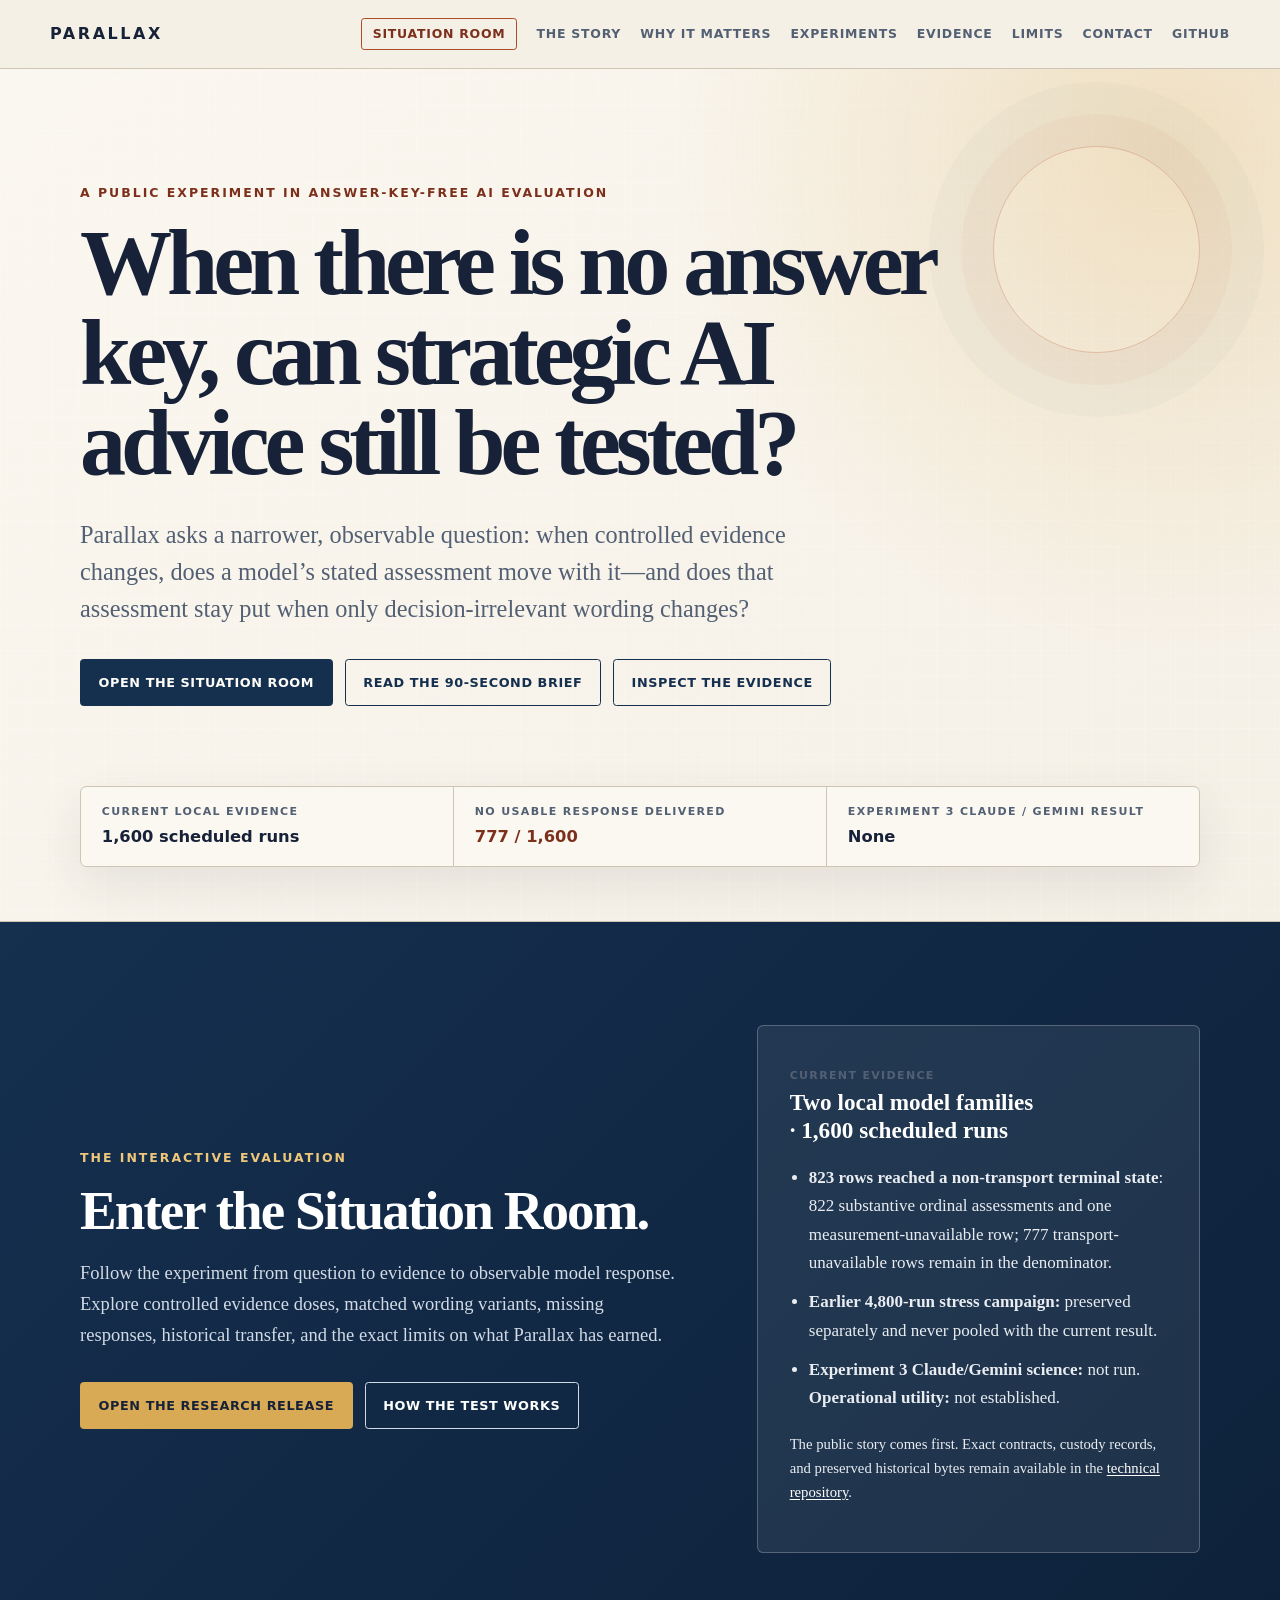
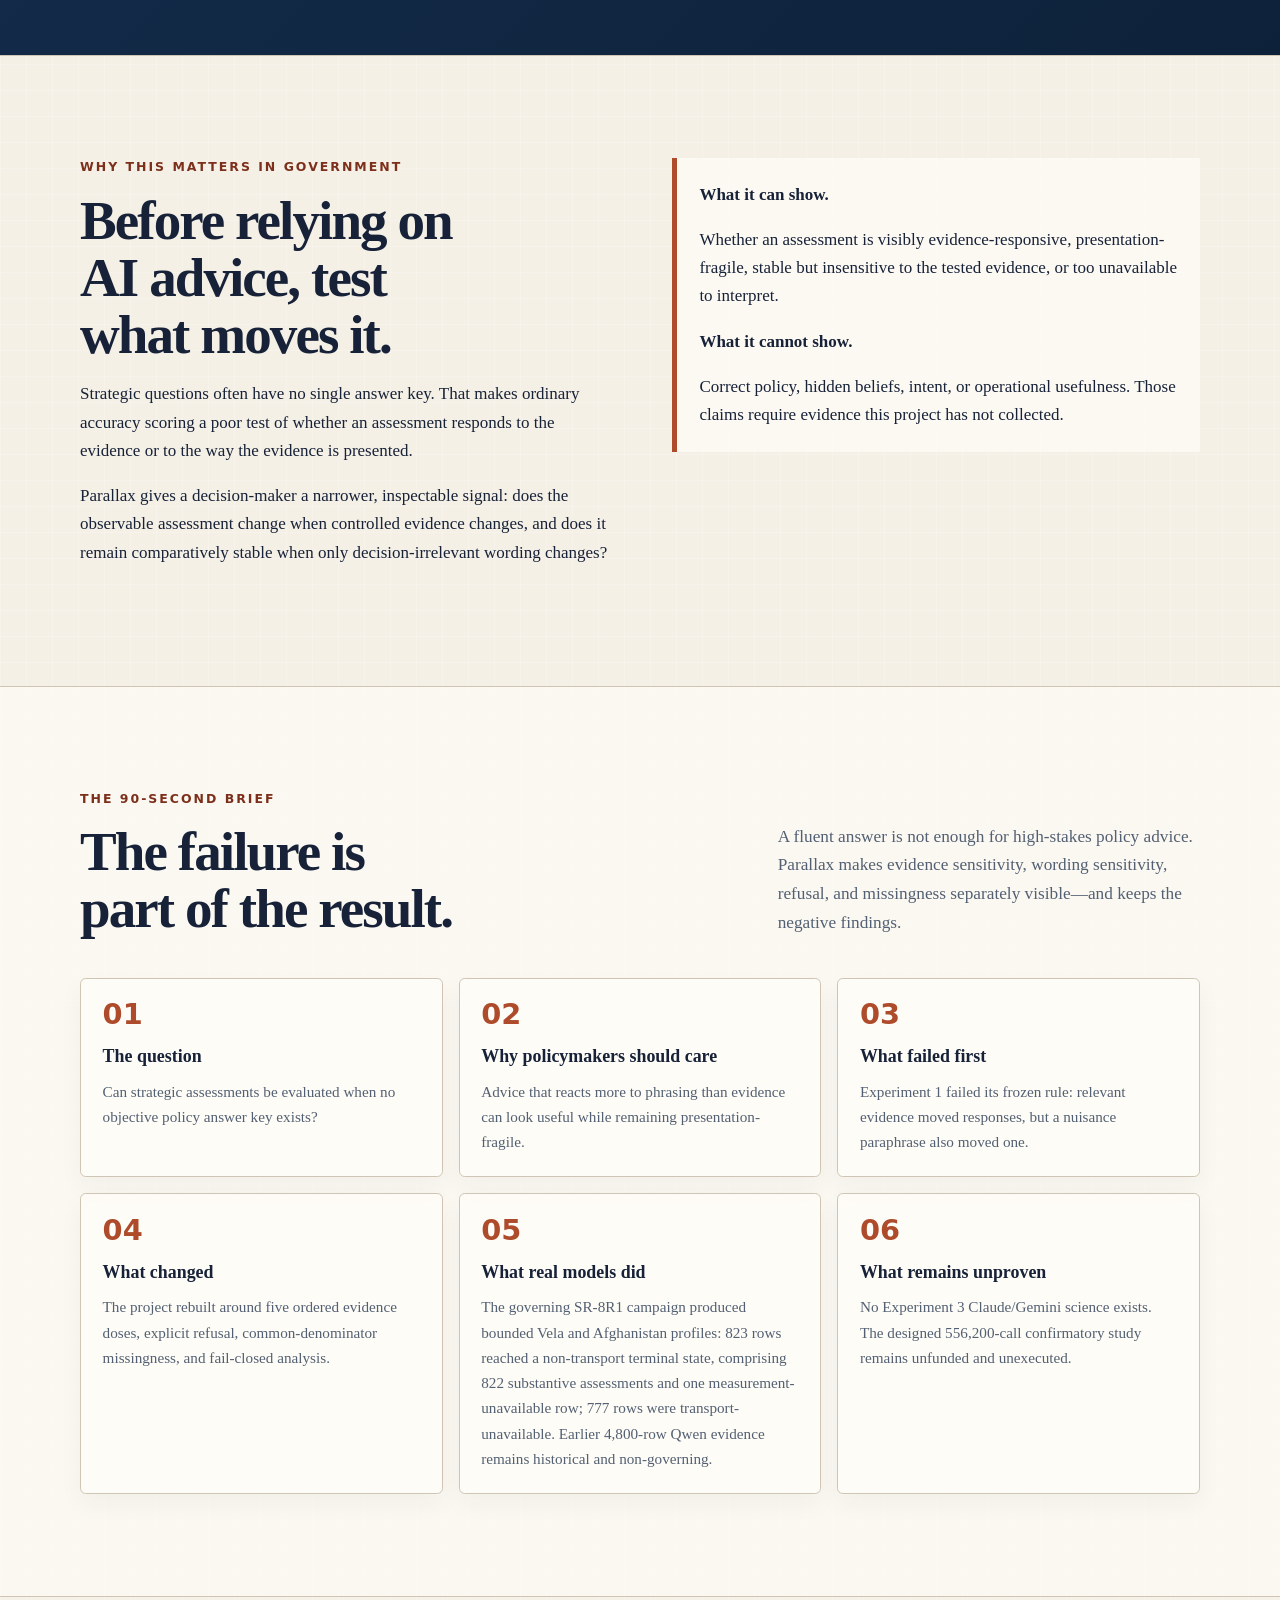
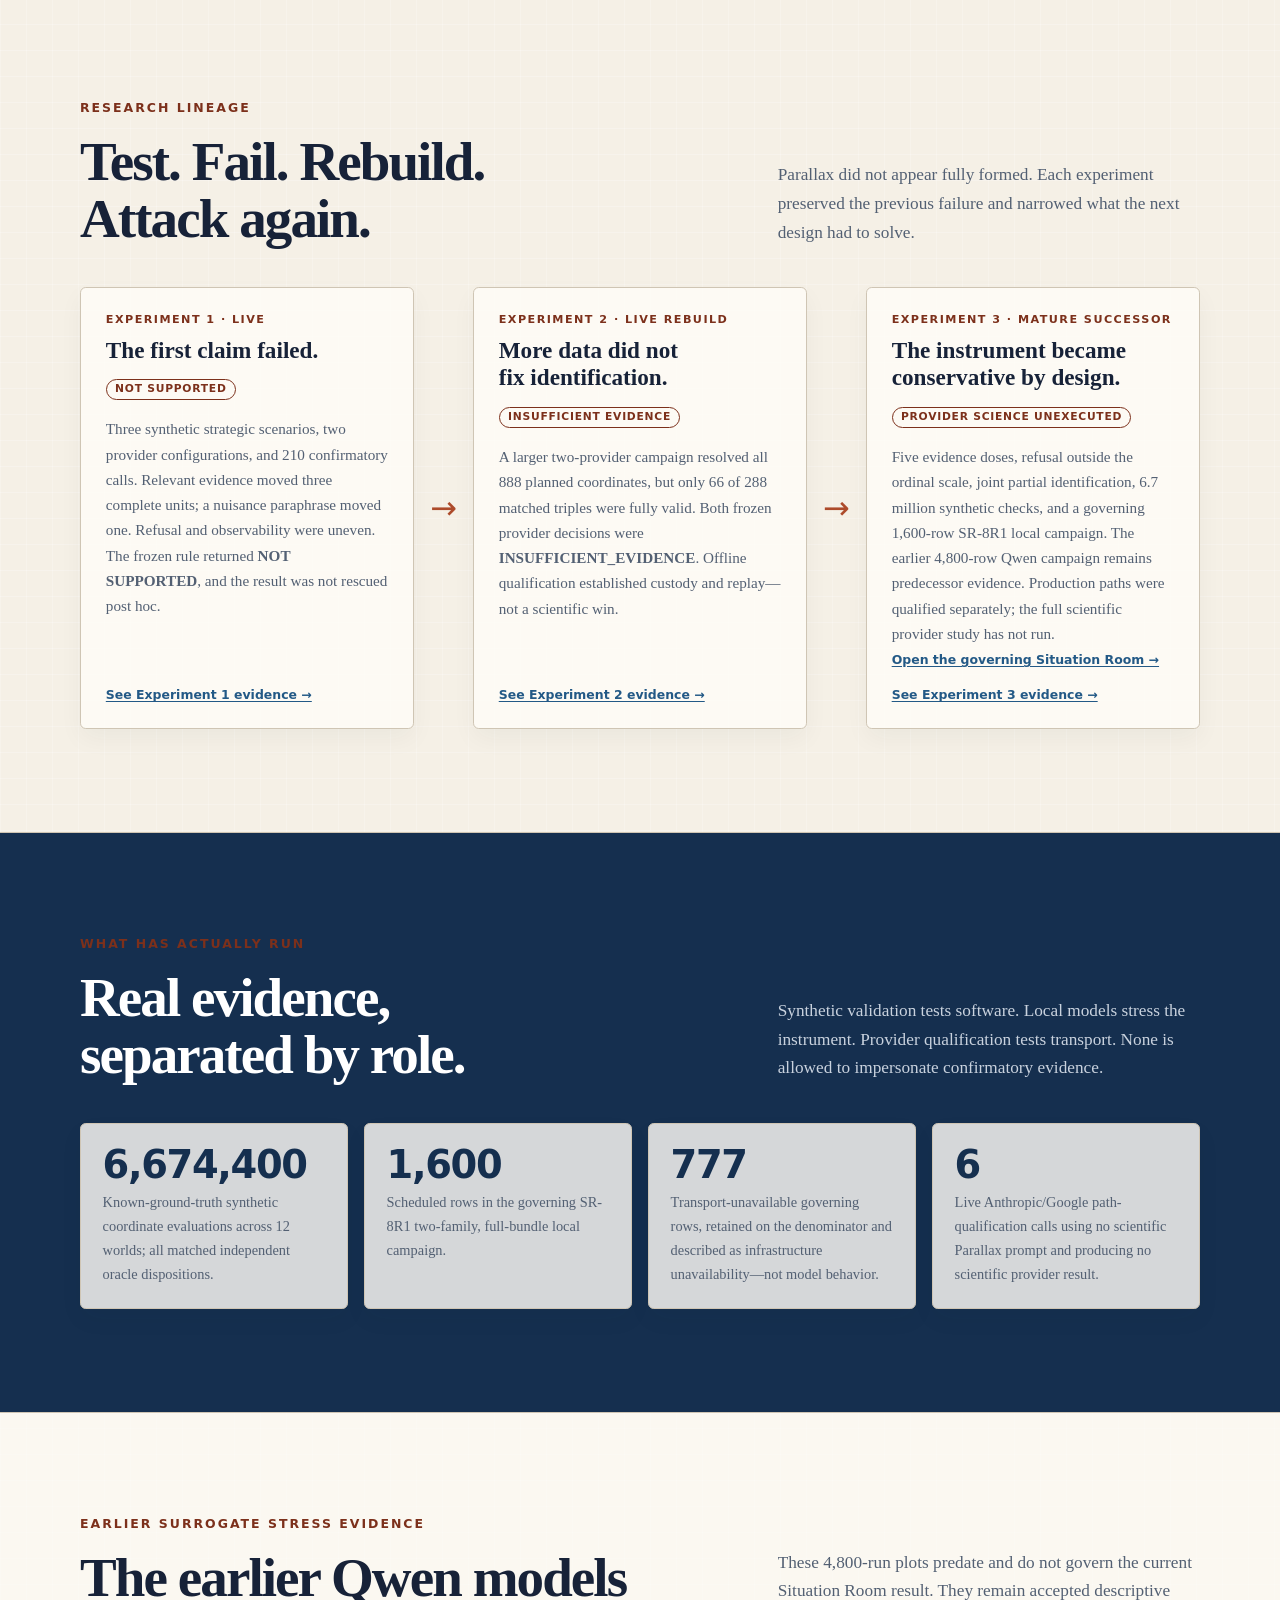
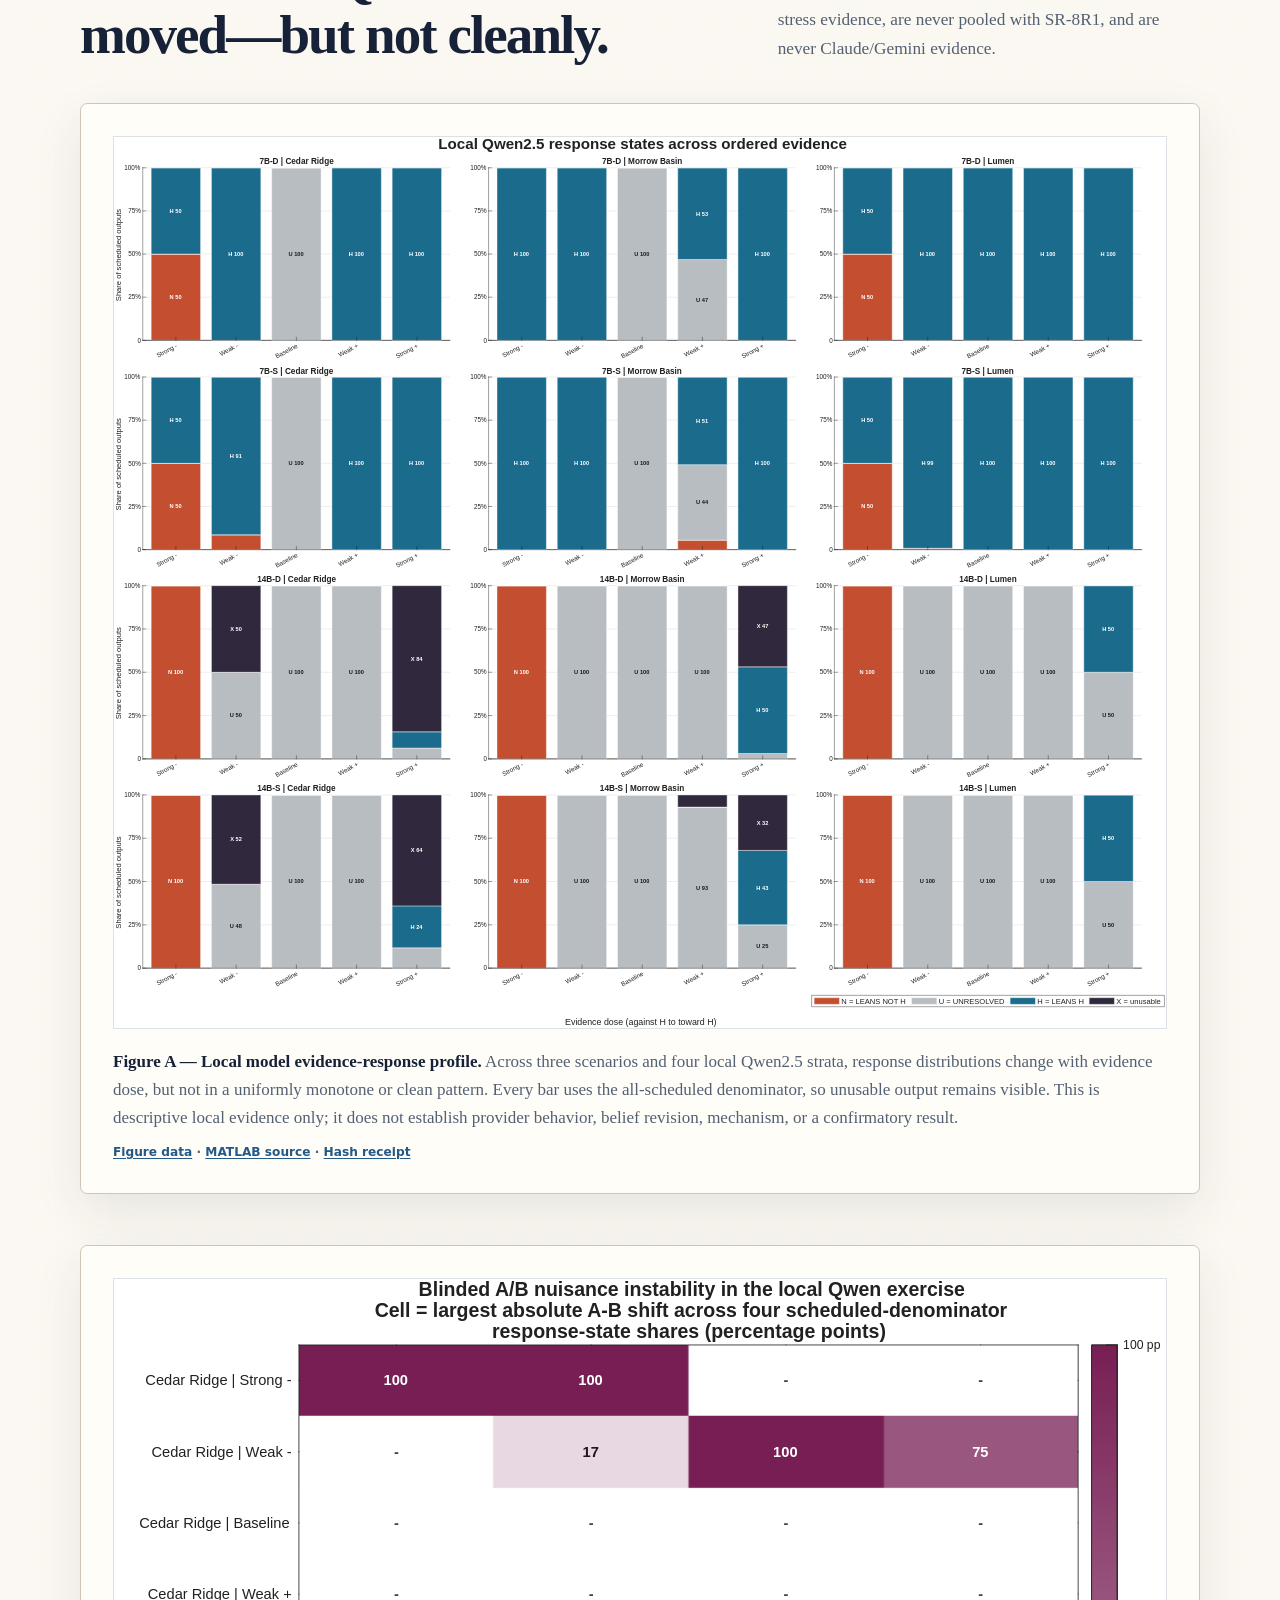
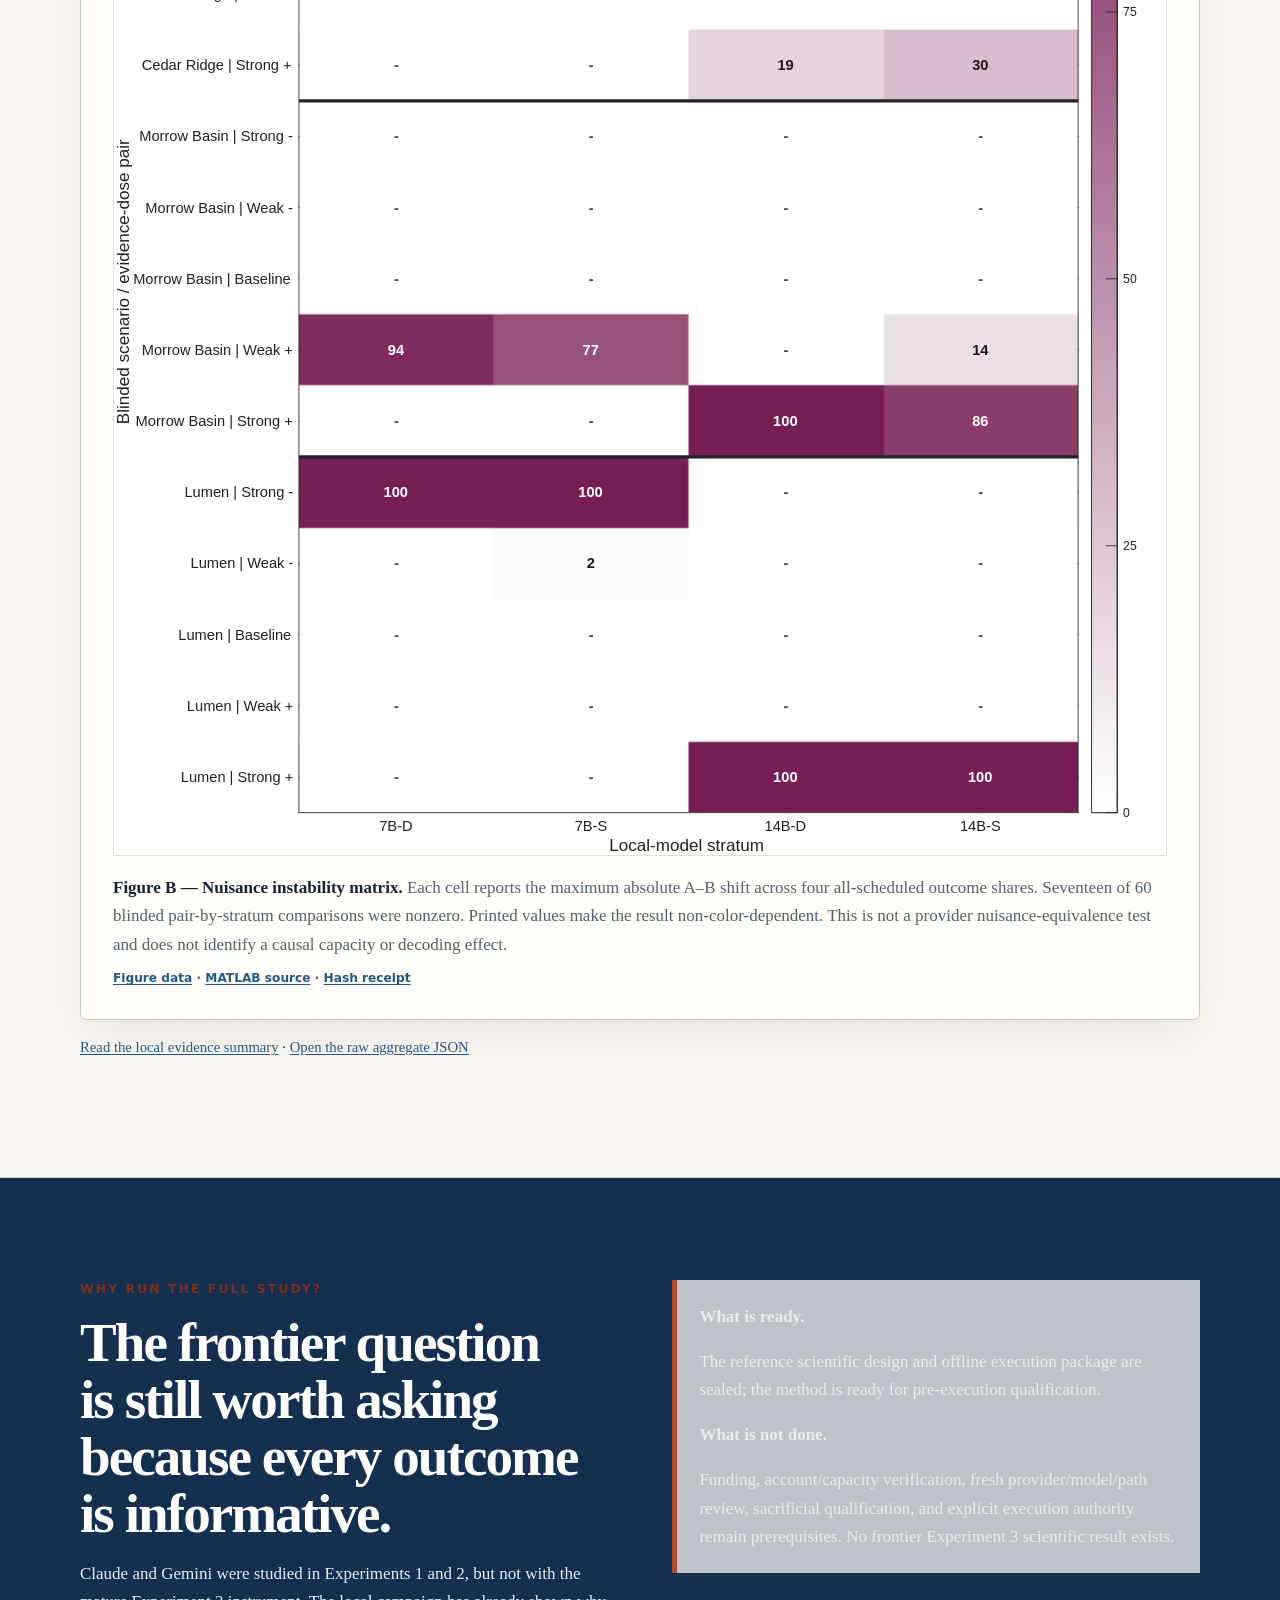
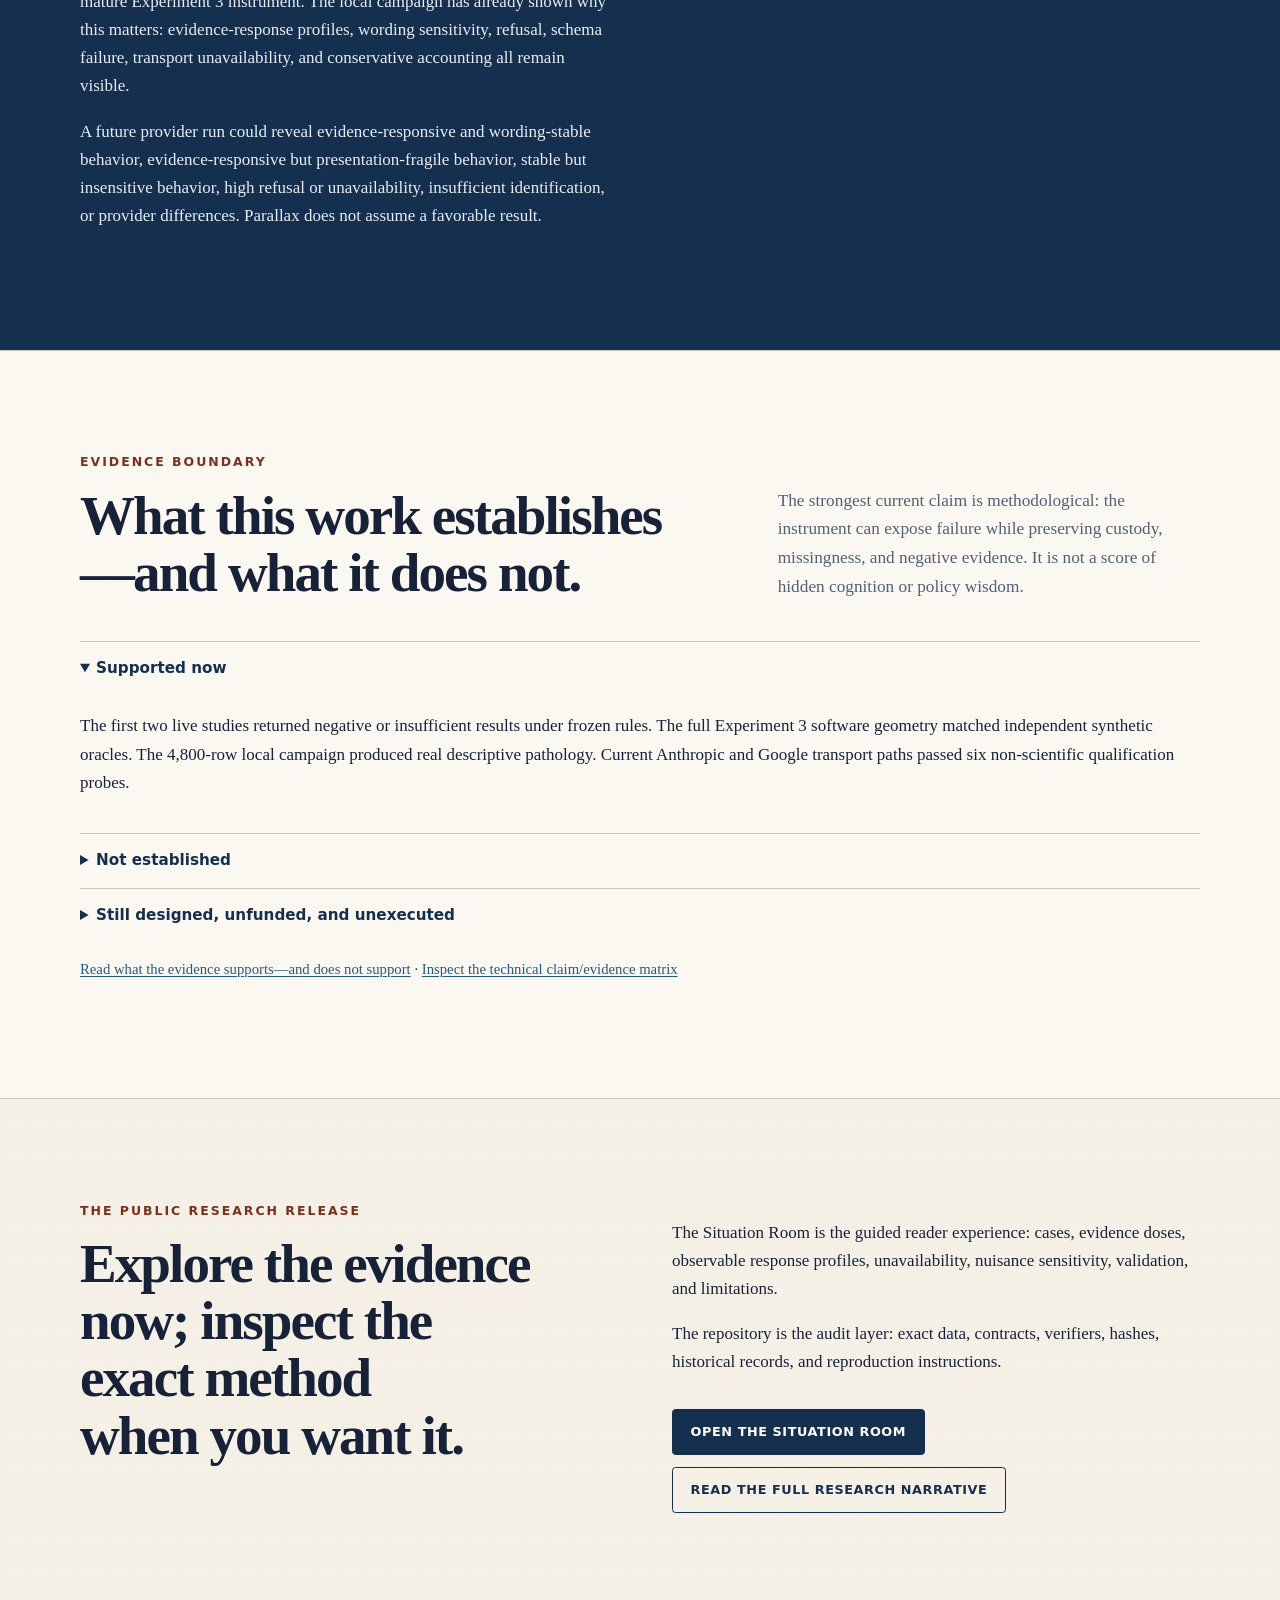
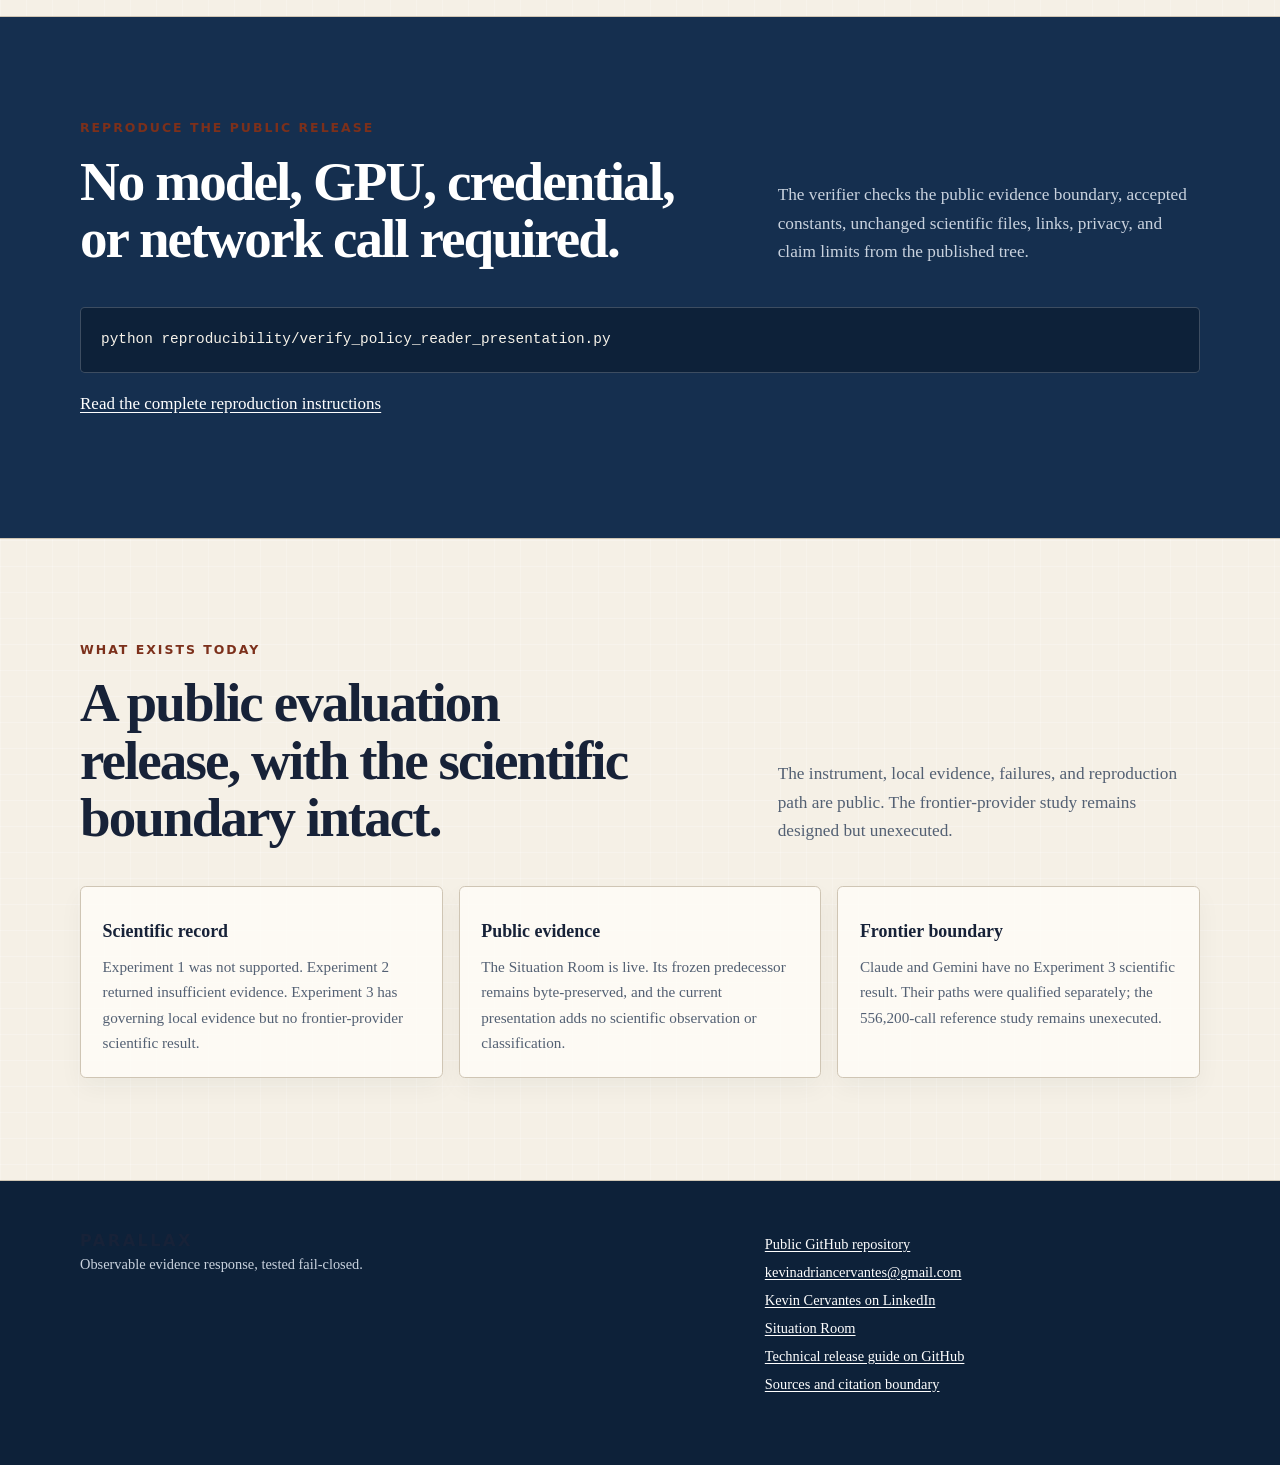
<file: index.html>
<!doctype html>
<html lang="en">
<head>
  <meta charset="utf-8">
  <meta name="viewport" content="width=device-width, initial-scale=1">
  <title>Parallax — Stress-testing strategic AI advice without an answer key</title>
  <meta name="description" content="Parallax tests whether strategic AI assessments move with relevant evidence, remain stable under nuisance variation, and fail visibly when unavailable. Open the Situation Room to inspect the governing 1,600-row SR-8R1 campaign.">
  <meta name="robots" content="index,follow,max-image-preview:large">
  <link rel="canonical" href="https://parallax.midex.app/">
  <link rel="stylesheet" href="styles.css?v=public-presentation-v2">
  <meta property="og:type" content="website">
  <meta property="og:site_name" content="Parallax">
  <meta property="og:title" content="No answer key: stress-testing strategic AI advice">
  <meta property="og:description" content="A public, falsifiable strategic-AI evaluation with an interactive Situation Room, governing 1,600-row local campaign, preserved negative results, and explicit claim limits.">
  <meta property="og:url" content="https://parallax.midex.app/">
  <meta property="og:image" content="https://parallax.midex.app/figures/social-preview.png">
  <meta property="og:image:alt" content="Parallax: stress-testing strategic AI advice without an answer key">
  <meta property="og:image:width" content="1218">
  <meta property="og:image:height" content="661">
  <meta name="twitter:card" content="summary_large_image">
  <meta name="twitter:title" content="No answer key: stress-testing strategic AI advice">
  <meta name="twitter:description" content="Inspect the Parallax Situation Room: controlled evidence, nuisance variation, conservative observability, and a governing 1,600-row local campaign.">
  <meta name="twitter:image" content="https://parallax.midex.app/figures/social-preview.png">
  <script type="application/ld+json">
  {
    "@context": "https://schema.org",
    "@type": "ResearchProject",
    "name": "Parallax",
    "url": "https://parallax.midex.app/",
    "description": "A governed evaluation project testing observable directional response to ordered evidence under nuisance rewrites and conservative unavailability handling.",
    "sameAs": ["https://github.com/kevinadriancervantes/parallax"],
    "keywords": ["AI evaluation", "strategic advice", "Qwen2.5", "partial identification", "reproducible research"]
  }
  </script>
</head>
<body>
  <a class="skip-link" href="#main">Skip to the research story</a>
  <header class="site-header">
    <div class="nav-shell">
      <a class="brand" href="/">Parallax</a>
      <nav id="primary-navigation" class="primary-nav" aria-label="Primary navigation">
        <a class="nav-emphasis" href="situation-room/">Situation Room</a>
        <a href="#story">The story</a>
        <a href="#why">Why it matters</a>
        <a href="#lineage">Experiments</a>
        <a href="#evidence">Evidence</a>
        <a href="#limits">Limits</a>
        <a href="#contact">Contact</a>
        <a href="https://github.com/kevinadriancervantes/parallax">GitHub</a>
      </nav>
      <div class="mobile-header-actions">
        <a class="nav-emphasis mobile-sr-cta" href="situation-room/">Situation Room</a>
        <button class="nav-toggle" type="button" aria-expanded="false" aria-controls="primary-navigation"><span class="nav-toggle-icon" aria-hidden="true">☰</span><span>Menu</span></button>
      </div>
    </div>
  </header>

  <main id="main">
    <section class="hero">
      <div class="shell">
        <p class="kicker">A public experiment in answer-key-free AI evaluation</p>
        <h1>When there is no answer key, can strategic AI advice still be tested?</h1>
        <p class="lede">Parallax asks a narrower, observable question: when controlled evidence changes, does a model’s stated assessment move with it—and does that assessment stay put when only decision-irrelevant wording changes?</p>
        <div class="actions">
          <a class="button" href="situation-room/">Open the Situation Room</a>
          <a class="button secondary" href="#story">Read the 90-second brief</a>
          <a class="button secondary" href="https://github.com/kevinadriancervantes/parallax">Inspect the evidence</a>
        </div>
        <div class="result-strip" aria-label="Key project status">
          <div>
            <span class="label">Current local evidence</span>
            <strong>1,600 scheduled runs</strong>
          </div>
          <div>
            <span class="label">No usable response delivered</span>
            <strong class="negative">777 / 1,600</strong>
          </div>
          <div>
            <span class="label">Experiment 3 Claude / Gemini result</span>
            <strong>None</strong>
          </div>
        </div>
      </div>
    </section>

    <section class="section situation-room-launch" id="situation-room">
      <div class="shell situation-room-grid">
        <div>
          <p class="kicker">The interactive evaluation</p>
          <h2>Enter the Situation Room.</h2>
          <p class="situation-room-lede">Follow the experiment from question to evidence to observable model response. Explore controlled evidence doses, matched wording variants, missing responses, historical transfer, and the exact limits on what Parallax has earned.</p>
          <div class="actions">
            <a class="button" href="situation-room/">Open the research release</a>
            <a class="button secondary" href="experiments/experiment-3/">How the test works</a>
          </div>
        </div>
        <aside class="situation-room-context" aria-label="Situation Room publication and evidence context">
          <p class="eyebrow">Current evidence</p>
          <h3>Two local model families · 1,600 scheduled runs</h3>
          <ul>
            <li><strong>823 rows reached a non-transport terminal state</strong>: 822 substantive ordinal assessments and one measurement-unavailable row; 777 transport-unavailable rows remain in the denominator.</li>
            <li><strong>Earlier 4,800-run stress campaign:</strong> preserved separately and never pooled with the current result.</li>
            <li><strong>Experiment 3 Claude/Gemini science:</strong> not run. <strong>Operational utility:</strong> not established.</li>
          </ul>
          <p class="compact">The public story comes first. Exact contracts, custody records, and preserved historical bytes remain available in the <a href="https://github.com/kevinadriancervantes/parallax">technical repository</a>.</p>
        </aside>
      </div>
    </section>

    <section class="section" id="why">
      <div class="shell two-column">
        <div>
          <p class="kicker">Why this matters in government</p>
          <h2>Before relying on AI advice, test what moves it.</h2>
          <p>Strategic questions often have no single answer key. That makes ordinary accuracy scoring a poor test of whether an assessment responds to the evidence or to the way the evidence is presented.</p>
          <p>Parallax gives a decision-maker a narrower, inspectable signal: does the observable assessment change when controlled evidence changes, and does it remain comparatively stable when only decision-irrelevant wording changes?</p>
        </div>
        <aside class="callout" aria-label="What Parallax can and cannot tell a policy reader">
          <p><strong>What it can show.</strong></p>
          <p>Whether an assessment is visibly evidence-responsive, presentation-fragile, stable but insensitive to the tested evidence, or too unavailable to interpret.</p>
          <p><strong>What it cannot show.</strong></p>
          <p>Correct policy, hidden beliefs, intent, or operational usefulness. Those claims require evidence this project has not collected.</p>
        </aside>
      </div>
    </section>

    <section class="section tint" id="story">
      <div class="shell">
        <div class="section-heading">
          <div>
            <p class="kicker">The 90-second brief</p>
            <h2>The failure is part of the result.</h2>
          </div>
          <p class="section-intro">A fluent answer is not enough for high-stakes policy advice. Parallax makes evidence sensitivity, wording sensitivity, refusal, and missingness separately visible—and keeps the negative findings.</p>
        </div>
        <div class="brief-grid">
          <article class="brief-card">
            <span class="number" aria-hidden="true">01</span>
            <h3>The question</h3>
            <p>Can strategic assessments be evaluated when no objective policy answer key exists?</p>
          </article>
          <article class="brief-card">
            <span class="number" aria-hidden="true">02</span>
            <h3>Why policymakers should care</h3>
            <p>Advice that reacts more to phrasing than evidence can look useful while remaining presentation-fragile.</p>
          </article>
          <article class="brief-card">
            <span class="number" aria-hidden="true">03</span>
            <h3>What failed first</h3>
            <p>Experiment 1 failed its frozen rule: relevant evidence moved responses, but a nuisance paraphrase also moved one.</p>
          </article>
          <article class="brief-card">
            <span class="number" aria-hidden="true">04</span>
            <h3>What changed</h3>
            <p>The project rebuilt around five ordered evidence doses, explicit refusal, common-denominator missingness, and fail-closed analysis.</p>
          </article>
          <article class="brief-card">
            <span class="number" aria-hidden="true">05</span>
            <h3>What real models did</h3>
            <p>The governing SR-8R1 campaign produced bounded Vela and Afghanistan profiles: 823 rows reached a non-transport terminal state, comprising 822 substantive assessments and one measurement-unavailable row; 777 rows were transport-unavailable. Earlier 4,800-row Qwen evidence remains historical and non-governing.</p>
          </article>
          <article class="brief-card">
            <span class="number" aria-hidden="true">06</span>
            <h3>What remains unproven</h3>
            <p>No Experiment 3 Claude/Gemini science exists. The designed 556,200-call confirmatory study remains unfunded and unexecuted.</p>
          </article>
        </div>
      </div>
    </section>

    <section class="section" id="lineage">
      <div class="shell">
        <div class="section-heading">
          <div>
            <p class="kicker">Research lineage</p>
            <h2>Test. Fail. Rebuild. Attack again.</h2>
          </div>
          <p class="section-intro">Parallax did not appear fully formed. Each experiment preserved the previous failure and narrowed what the next design had to solve.</p>
        </div>
        <div class="lineage" role="list" aria-label="Experiment 1 through Experiment 3 lineage">
          <article class="experiment-card" role="listitem">
            <span class="experiment-number">Experiment 1 · live</span>
            <h3>The first claim failed.</h3>
            <span class="status-pill">Not supported</span>
            <p>Three synthetic strategic scenarios, two provider configurations, and 210 confirmatory calls. Relevant evidence moved three complete units; a nuisance paraphrase moved one. Refusal and observability were uneven. The frozen rule returned <strong>NOT SUPPORTED</strong>, and the result was not rescued post hoc.</p>
            <a href="experiments/experiment-1/">See Experiment 1 evidence →</a>
          </article>
          <span class="lineage-arrow" aria-hidden="true">→</span>
          <article class="experiment-card" role="listitem">
            <span class="experiment-number">Experiment 2 · live rebuild</span>
            <h3>More data did not fix identification.</h3>
            <span class="status-pill">Insufficient evidence</span>
            <p>A larger two-provider campaign resolved all 888 planned coordinates, but only 66 of 288 matched triples were fully valid. Both frozen provider decisions were <strong>INSUFFICIENT_EVIDENCE</strong>. Offline qualification established custody and replay—not a scientific win.</p>
            <a href="experiments/experiment-2/">See Experiment 2 evidence →</a>
          </article>
          <span class="lineage-arrow" aria-hidden="true">→</span>
          <article class="experiment-card" role="listitem">
            <span class="experiment-number">Experiment 3 · mature successor</span>
            <h3>The instrument became conservative by design.</h3>
            <span class="status-pill">Provider science unexecuted</span>
            <p>Five evidence doses, refusal outside the ordinal scale, joint partial identification, 6.7 million synthetic checks, and a governing 1,600-row SR-8R1 local campaign. The earlier 4,800-row Qwen campaign remains predecessor evidence. Production paths were qualified separately; the full scientific provider study has not run.</p>
            <p><a href="situation-room/">Open the governing Situation Room →</a></p>
            <a href="experiments/experiment-3/">See Experiment 3 evidence →</a>
          </article>
        </div>
      </div>
    </section>

    <section class="section dark" id="ran">
      <div class="shell">
        <div class="section-heading">
          <div>
            <p class="kicker">What has actually run</p>
            <h2>Real evidence, separated by role.</h2>
          </div>
          <p class="section-intro">Synthetic validation tests software. Local models stress the instrument. Provider qualification tests transport. None is allowed to impersonate confirmatory evidence.</p>
        </div>
        <div class="facts-grid">
          <article class="fact-card"><strong>6,674,400</strong><p>Known-ground-truth synthetic coordinate evaluations across 12 worlds; all matched independent oracle dispositions.</p></article>
          <article class="fact-card"><strong>1,600</strong><p>Scheduled rows in the governing SR-8R1 two-family, full-bundle local campaign.</p></article>
          <article class="fact-card"><strong>777</strong><p>Transport-unavailable governing rows, retained on the denominator and described as infrastructure unavailability—not model behavior.</p></article>
          <article class="fact-card"><strong>6</strong><p>Live Anthropic/Google path-qualification calls using no scientific Parallax prompt and producing no scientific provider result.</p></article>
        </div>
      </div>
    </section>

    <section class="section tint" id="evidence">
      <div class="shell">
        <div class="section-heading">
          <div>
            <p class="kicker">Earlier surrogate stress evidence</p>
            <h2>The earlier Qwen models moved—but not cleanly.</h2>
          </div>
          <p class="section-intro">These 4,800-run plots predate and do not govern the current Situation Room result. They remain accepted descriptive stress evidence, are never pooled with SR-8R1, and are never Claude/Gemini evidence.</p>
        </div>
        <div class="figure-stack">
          <figure class="evidence-figure">
            <a href="figures/local-model-evidence-response-profile.svg" aria-label="Open Figure A at full resolution"><img src="figures/local-model-evidence-response-profile.svg" alt="Twelve stacked-bar panels show substantive response shares and unusable output over five ordered evidence doses for three scenarios and four Qwen2.5 strata. Paths differ by scenario and stratum and are not uniformly monotone."></a>
            <figcaption><strong>Figure A — Local model evidence-response profile.</strong> Across three scenarios and four local Qwen2.5 strata, response distributions change with evidence dose, but not in a uniformly monotone or clean pattern. Every bar uses the all-scheduled denominator, so unusable output remains visible. This is descriptive local evidence only; it does not establish provider behavior, belief revision, mechanism, or a confirmatory result.
              <div class="figure-links"><a href="figures/data/local-model-evidence-response-profile.csv">Figure data</a> · <a href="figures/matlab/build_evidence_figures.m">MATLAB source</a> · <a href="figures/data/figure-data-receipt.json">Hash receipt</a></div>
            </figcaption>
          </figure>
          <figure class="evidence-figure">
            <a href="figures/nuisance-instability-matrix.svg" aria-label="Open Figure B at full resolution"><img src="figures/nuisance-instability-matrix.svg" alt="A fifteen-row by four-column matrix shows maximum response-share shifts between blinded A and B nuisance variants. Seventeen of sixty cells are nonzero, with labels printed in every cell so interpretation does not rely on color alone."></a>
            <figcaption><strong>Figure B — Nuisance instability matrix.</strong> Each cell reports the maximum absolute A–B shift across four all-scheduled outcome shares. Seventeen of 60 blinded pair-by-stratum comparisons were nonzero. Printed values make the result non-color-dependent. This is not a provider nuisance-equivalence test and does not identify a causal capacity or decoding effect.
              <div class="figure-links"><a href="figures/data/nuisance-instability-matrix.csv">Figure data</a> · <a href="figures/matlab/build_evidence_figures.m">MATLAB source</a> · <a href="figures/data/figure-data-receipt.json">Hash receipt</a></div>
            </figcaption>
          </figure>
        </div>
        <p class="compact"><a href="evidence/local-surrogate-summary/">Read the local evidence summary</a> · <a href="evidence/local-surrogate-summary.json">Open the raw aggregate JSON</a></p>
      </div>
    </section>

    <section class="section dark" id="frontier">
      <div class="shell two-column">
        <div>
          <p class="kicker">Why run the full study?</p>
          <h2>The frontier question is still worth asking because every outcome is informative.</h2>
          <p>Claude and Gemini were studied in Experiments 1 and 2, but not with the mature Experiment 3 instrument. The local campaign has already shown why this matters: evidence-response profiles, wording sensitivity, refusal, schema failure, transport unavailability, and conservative accounting all remain visible.</p>
          <p>A future provider run could reveal evidence-responsive and wording-stable behavior, evidence-responsive but presentation-fragile behavior, stable but insensitive behavior, high refusal or unavailability, insufficient identification, or provider differences. Parallax does not assume a favorable result.</p>
        </div>
        <aside class="callout" aria-label="Frontier experiment prerequisites">
          <p><strong>What is ready.</strong></p>
          <p>The reference scientific design and offline execution package are sealed; the method is ready for pre-execution qualification.</p>
          <p><strong>What is not done.</strong></p>
          <p>Funding, account/capacity verification, fresh provider/model/path review, sacrificial qualification, and explicit execution authority remain prerequisites. No frontier Experiment 3 scientific result exists.</p>
        </aside>
      </div>
    </section>

    <section class="section tint" id="limits">
      <div class="shell">
        <div class="section-heading">
          <div>
            <p class="kicker">Evidence boundary</p>
            <h2>What this work establishes—and what it does not.</h2>
          </div>
          <p class="section-intro">The strongest current claim is methodological: the instrument can expose failure while preserving custody, missingness, and negative evidence. It is not a score of hidden cognition or policy wisdom.</p>
        </div>
        <details open>
          <summary>Supported now</summary>
          <div><p>The first two live studies returned negative or insufficient results under frozen rules. The full Experiment 3 software geometry matched independent synthetic oracles. The 4,800-row local campaign produced real descriptive pathology. Current Anthropic and Google transport paths passed six non-scientific qualification probes.</p></div>
        </details>
        <details>
          <summary>Not established</summary>
          <div><p>Parallax does not measure hidden belief, truth, internal reasoning, general strategic competence, or correct policy. Claude and Gemini have no Experiment 3 scientific result. Qwen is not confirmatory evidence. Larger model capacity is not a demonstrated causal factor. Surface-cue concordance does not identify mechanism.</p></div>
        </details>
        <details>
          <summary>Still designed, unfunded, and unexecuted</summary>
          <div><p>The reference confirmatory plan separates two providers across 30 cells each, with <code>N=9270</code> per cell, <code>M=210</code> simultaneous scalar supports, 278,100 calls per provider, and 556,200 calls total. It makes no full-joint power claim. Funding and account capacity are prerequisites for execution, not evidence that execution occurred.</p></div>
        </details>
        <p class="compact"><a href="governance/claim-firewall/">Read what the evidence supports—and does not support</a> · <a href="governance/claim-evidence-matrix.csv">Inspect the technical claim/evidence matrix</a></p>
      </div>
    </section>

    <section class="section" id="release">
      <div class="shell two-column">
        <div>
          <p class="kicker">The public research release</p>
          <h2>Explore the evidence now; inspect the exact method when you want it.</h2>
        </div>
        <div>
          <p>The Situation Room is the guided reader experience: cases, evidence doses, observable response profiles, unavailability, nuisance sensitivity, validation, and limitations.</p>
          <p>The repository is the audit layer: exact data, contracts, verifiers, hashes, historical records, and reproduction instructions.</p>
          <div class="actions"><a class="button" href="situation-room/">Open the Situation Room</a><a class="button secondary" href="research/narrative/">Read the full research narrative</a></div>
        </div>
      </div>
    </section>

    <section class="section dark" id="reproduce">
      <div class="shell">
        <div class="section-heading">
          <div>
            <p class="kicker">Reproduce the public release</p>
            <h2>No model, GPU, credential, or network call required.</h2>
          </div>
          <p class="section-intro">The verifier checks the public evidence boundary, accepted constants, unchanged scientific files, links, privacy, and claim limits from the published tree.</p>
        </div>
        <pre class="status-block" aria-label="Reproduction command">python reproducibility/verify_policy_reader_presentation.py</pre>
        <p><a href="reproduce/">Read the complete reproduction instructions</a></p>
      </div>
    </section>

    <section class="section" id="status">
      <div class="shell">
        <div class="section-heading">
          <div>
            <p class="kicker">What exists today</p>
            <h2>A public evaluation release, with the scientific boundary intact.</h2>
          </div>
          <p class="section-intro">The instrument, local evidence, failures, and reproduction path are public. The frontier-provider study remains designed but unexecuted.</p>
        </div>
        <div class="brief-grid">
          <article class="brief-card"><h3>Scientific record</h3><p>Experiment 1 was not supported. Experiment 2 returned insufficient evidence. Experiment 3 has governing local evidence but no frontier-provider scientific result.</p></article>
          <article class="brief-card"><h3>Public evidence</h3><p>The Situation Room is live. Its frozen predecessor remains byte-preserved, and the current presentation adds no scientific observation or classification.</p></article>
          <article class="brief-card"><h3>Frontier boundary</h3><p>Claude and Gemini have no Experiment 3 scientific result. Their paths were qualified separately; the 556,200-call reference study remains unexecuted.</p></article>
        </div>
      </div>
    </section>
  </main>

  <footer class="footer" id="contact">
    <div class="shell footer-grid">
      <div>
        <p class="brand">Parallax</p>
        <p>Observable evidence response, tested fail-closed.</p>
      </div>
      <div>
        <p><a href="https://github.com/kevinadriancervantes/parallax">Public GitHub repository</a></p>
        <p><a href="mailto:kevinadriancervantes@gmail.com">kevinadriancervantes@gmail.com</a></p>
        <p><a href="https://www.linkedin.com/in/kevinadriancervantes/">Kevin Cervantes on LinkedIn</a></p>
        <p><a href="situation-room/">Situation Room</a></p>
        <p><a href="https://github.com/kevinadriancervantes/parallax#readme">Technical release guide on GitHub</a></p>
        <p><a href="governance/sources.md">Sources and citation boundary</a></p>
      </div>
    </div>
  </footer>
  <script>
    (() => {
      const toggle = document.querySelector('.nav-toggle');
      const nav = document.querySelector('#primary-navigation');
      if (!toggle || !nav) return;
      toggle.addEventListener('click', () => {
        const open = toggle.getAttribute('aria-expanded') === 'true';
        toggle.setAttribute('aria-expanded', String(!open));
        nav.classList.toggle('is-open', !open);
      });
    })();
  </script>
</body>
</html>
</file>
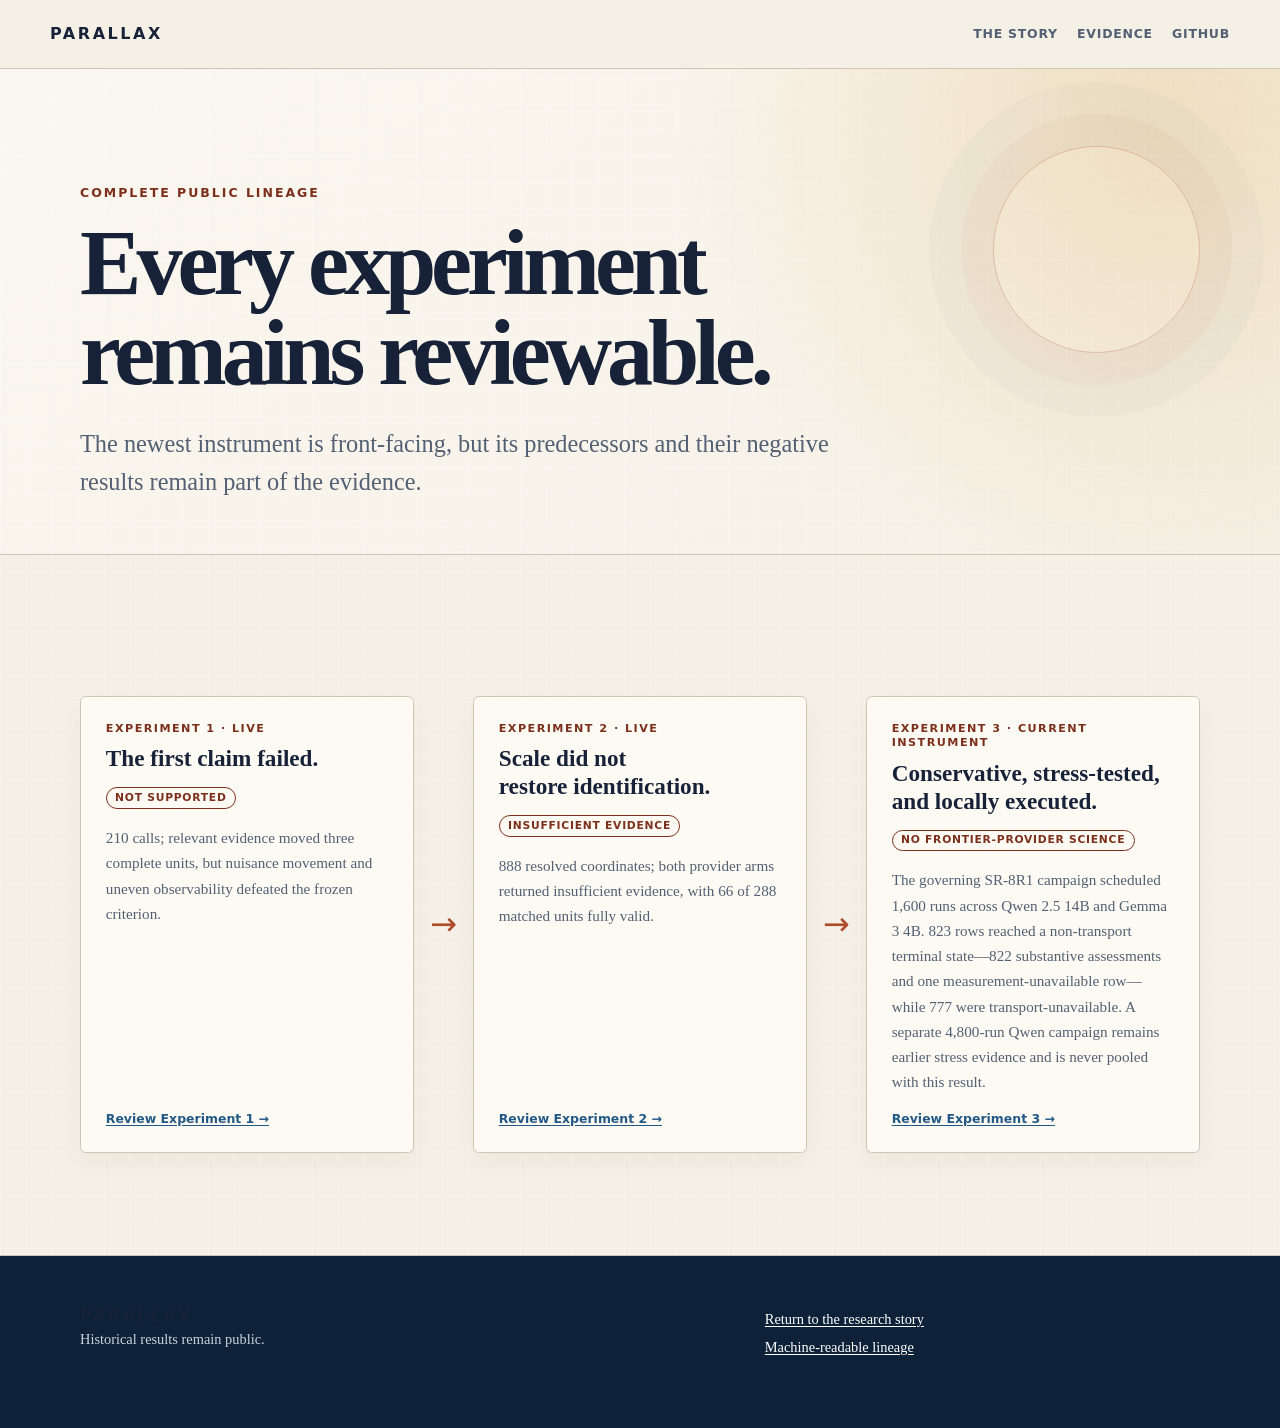
<file: experiments/index.html>
<!doctype html>
<html lang="en">
<head>
  <meta charset="utf-8">
  <meta name="viewport" content="width=device-width, initial-scale=1">
  <title>Experiment lineage — Parallax</title>
  <meta name="description" content="The public Parallax research lineage: Experiment 1 NOT_SUPPORTED, Experiment 2 INSUFFICIENT_EVIDENCE, and the mature unexecuted Experiment 3 provider protocol.">
  <meta name="robots" content="index,follow">
  <link rel="canonical" href="https://parallax.midex.app/experiments/">
  <link rel="stylesheet" href="../styles.css?v=public-presentation-v2">
</head>
<body>
  <a class="skip-link" href="#main">Skip to the experiment lineage</a>
  <header class="site-header"><div class="nav-shell"><a class="brand" href="../">Parallax</a><nav class="primary-nav" aria-label="Primary navigation"><a href="../#story">The story</a><a href="../#evidence">Evidence</a><a href="https://github.com/kevinadriancervantes/parallax">GitHub</a></nav></div></header>
  <main id="main">
    <section class="hero"><div class="shell"><p class="kicker">Complete public lineage</p><h1>Every experiment remains reviewable.</h1><p class="lede">The newest instrument is front-facing, but its predecessors and their negative results remain part of the evidence.</p></div></section>
    <section class="section"><div class="shell"><div class="lineage" role="list" aria-label="Parallax experiments">
      <article class="experiment-card" role="listitem"><span class="experiment-number">Experiment 1 · live</span><h3>The first claim failed.</h3><span class="status-pill">Not supported</span><p>210 calls; relevant evidence moved three complete units, but nuisance movement and uneven observability defeated the frozen criterion.</p><a href="experiment-1/">Review Experiment 1 →</a></article>
      <span class="lineage-arrow" aria-hidden="true">→</span>
      <article class="experiment-card" role="listitem"><span class="experiment-number">Experiment 2 · live</span><h3>Scale did not restore identification.</h3><span class="status-pill">Insufficient evidence</span><p>888 resolved coordinates; both provider arms returned insufficient evidence, with 66 of 288 matched units fully valid.</p><a href="experiment-2/">Review Experiment 2 →</a></article>
      <span class="lineage-arrow" aria-hidden="true">→</span>
      <article class="experiment-card" role="listitem"><span class="experiment-number">Experiment 3 · current instrument</span><h3>Conservative, stress-tested, and locally executed.</h3><span class="status-pill">No frontier-provider science</span><p>The governing SR-8R1 campaign scheduled 1,600 runs across Qwen 2.5 14B and Gemma 3 4B. 823 rows reached a non-transport terminal state—822 substantive assessments and one measurement-unavailable row—while 777 were transport-unavailable. A separate 4,800-run Qwen campaign remains earlier stress evidence and is never pooled with this result.</p><a href="experiment-3/">Review Experiment 3 →</a></article>
    </div></div></section>
  </main>
  <footer class="footer"><div class="shell footer-grid"><div><p class="brand">Parallax</p><p>Historical results remain public.</p></div><div><p><a href="../">Return to the research story</a></p><p><a href="../governance/research-lineage.json">Machine-readable lineage</a></p></div></div></footer>
</body>
</html>
</file>
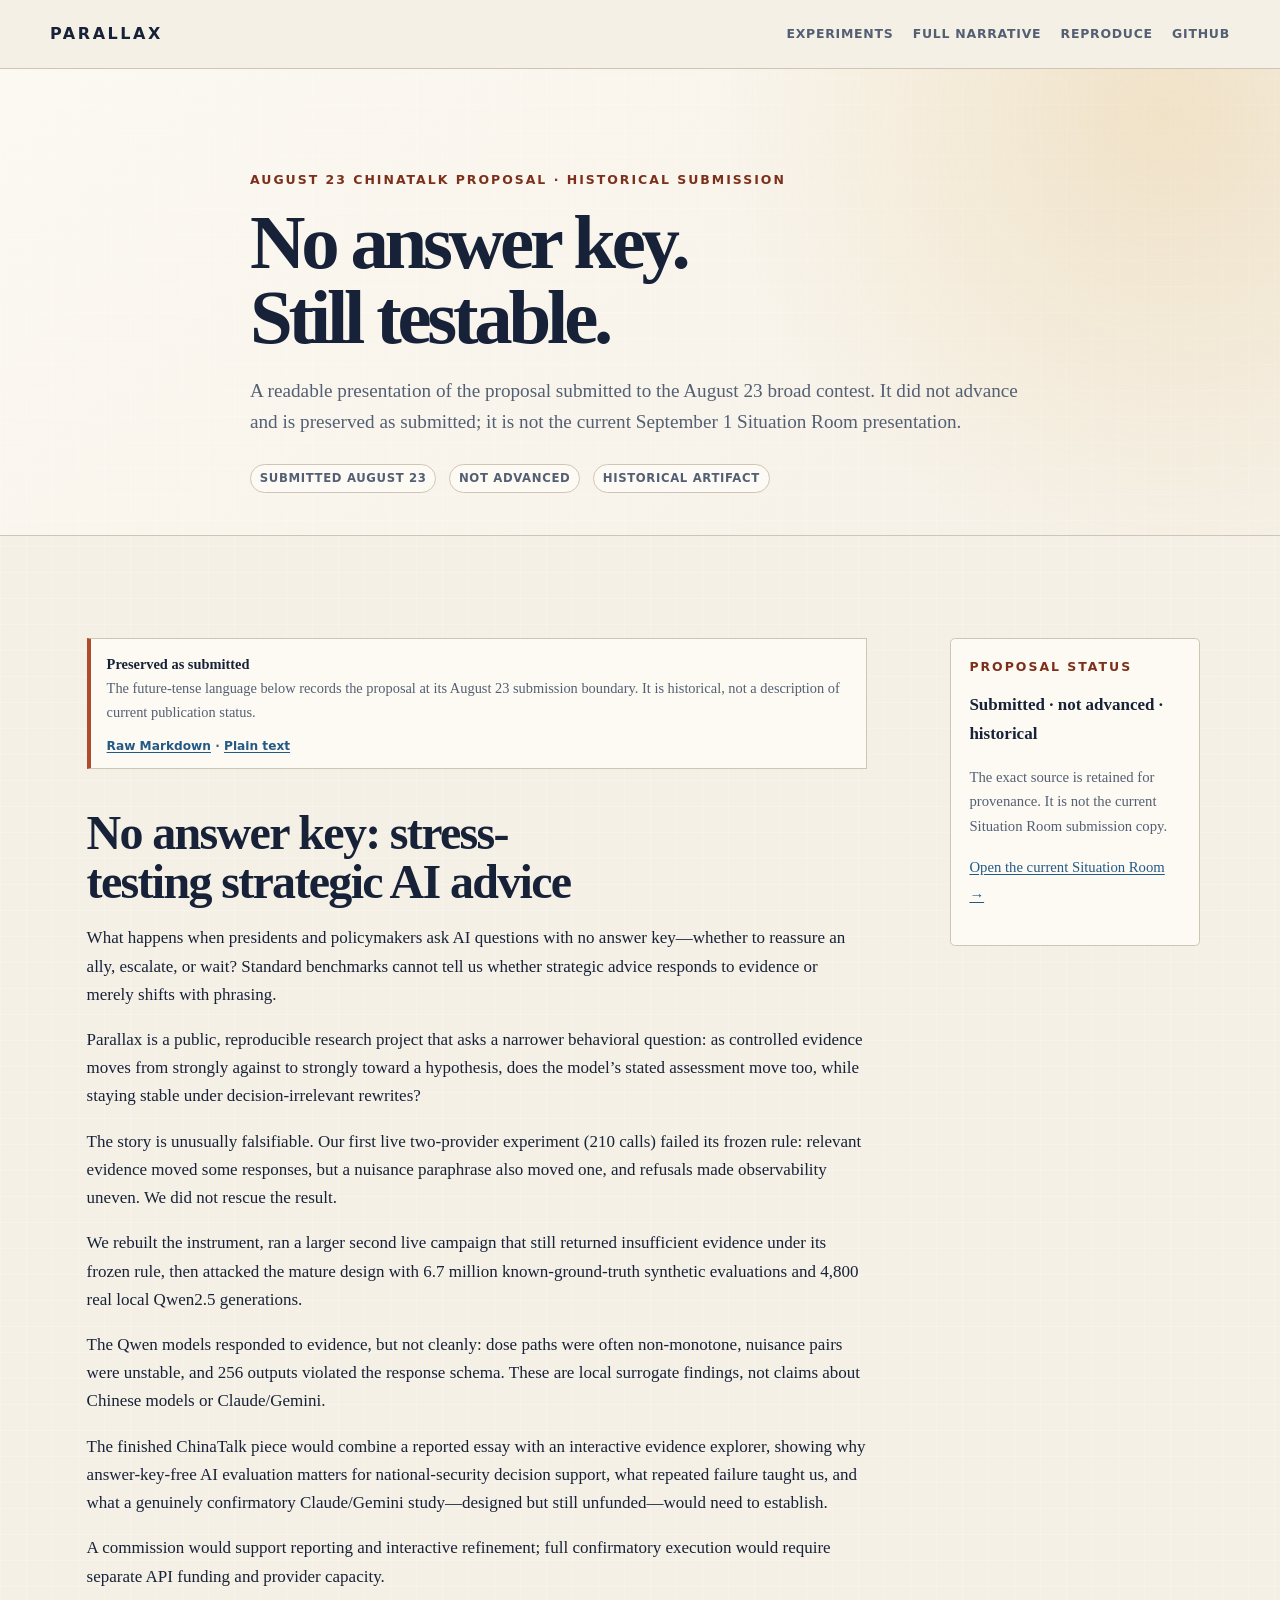
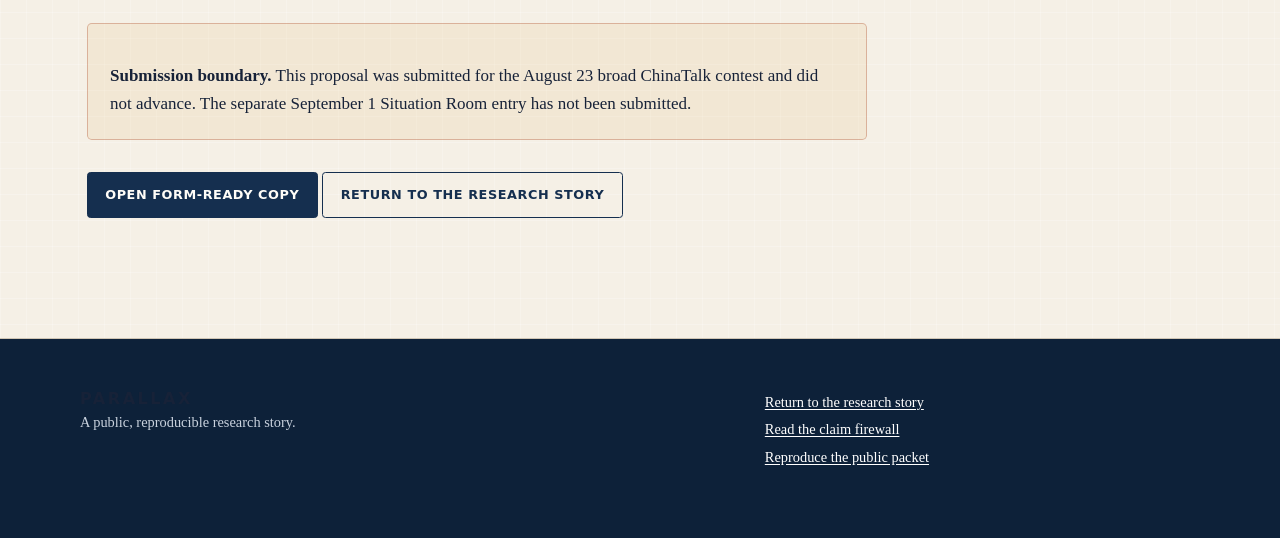
<file: proposal/index.html>
<!doctype html>
<html lang="en">
<head>
  <meta charset="utf-8">
  <meta name="viewport" content="width=device-width, initial-scale=1">
  <title>August 23 submitted proposal — Parallax</title>
  <meta name="description" content="The final August 23 Parallax proposal, presented as a readable public page with exact Markdown and plain-text source links.">
  <meta name="robots" content="index,follow">
  <link rel="canonical" href="https://parallax.midex.app/proposal/">
  <link rel="stylesheet" href="../styles.css?v=public-presentation-v1">
</head>
<body class="reader-page">
  <a class="skip-link" href="#main">Skip to the proposal</a>
  <header class="site-header"><div class="nav-shell"><a class="brand" href="../">Parallax</a><nav class="primary-nav" aria-label="Proposal navigation"><a href="../experiments/">Experiments</a><a href="../research/narrative/">Full narrative</a><a href="../reproduce/">Reproduce</a><a href="https://github.com/kevinadriancervantes/parallax">GitHub</a></nav></div></header>
  <main id="main">
    <section class="reader-hero"><div class="shell prose">
      <p class="kicker">August 23 ChinaTalk proposal · historical submission</p>
      <h1>No answer key. Still testable.</h1>
      <p class="lede">A readable presentation of the proposal submitted to the August 23 broad contest. It did not advance and is preserved as submitted; it is not the current September 1 Situation Room presentation.</p>
      <div class="reader-meta"><span>Submitted August 23</span><span>Not advanced</span><span>Historical artifact</span></div>
    </div></section>
    <section class="section"><div class="shell reader-layout">
      <article class="prose">
        <div class="source-bar"><div><strong>Preserved as submitted</strong><br>The future-tense language below records the proposal at its August 23 submission boundary. It is historical, not a description of current publication status.</div><div class="source-links"><a href="../submission-aug23/proposal-final.md">Raw Markdown</a> · <a href="../submission-aug23/proposal-plain.txt">Plain text</a></div></div>
        <h2 id="proposal-title">No answer key: stress-testing strategic AI advice</h2>
        <p>What happens when presidents and policymakers ask AI questions with no answer key—whether to reassure an ally, escalate, or wait? Standard benchmarks cannot tell us whether strategic advice responds to evidence or merely shifts with phrasing.</p>
        <p>Parallax is a public, reproducible research project that asks a narrower behavioral question: as controlled evidence moves from strongly against to strongly toward a hypothesis, does the model’s stated assessment move too, while staying stable under decision-irrelevant rewrites?</p>
        <p>The story is unusually falsifiable. Our first live two-provider experiment (210 calls) failed its frozen rule: relevant evidence moved some responses, but a nuisance paraphrase also moved one, and refusals made observability uneven. We did not rescue the result.</p>
        <p>We rebuilt the instrument, ran a larger second live campaign that still returned insufficient evidence under its frozen rule, then attacked the mature design with 6.7 million known-ground-truth synthetic evaluations and 4,800 real local Qwen2.5 generations.</p>
        <p>The Qwen models responded to evidence, but not cleanly: dose paths were often non-monotone, nuisance pairs were unstable, and 256 outputs violated the response schema. These are local surrogate findings, not claims about Chinese models or Claude/Gemini.</p>
        <p>The finished ChinaTalk piece would combine a reported essay with an interactive evidence explorer, showing why answer-key-free AI evaluation matters for national-security decision support, what repeated failure taught us, and what a genuinely confirmatory Claude/Gemini study—designed but still unfunded—would need to establish.</p>
        <p>A commission would support reporting and interactive refinement; full confirmatory execution would require separate API funding and provider capacity.</p>
        <aside class="reader-note"><p><strong>Submission boundary.</strong> This proposal was submitted for the August 23 broad ChinaTalk contest and did not advance. The separate September 1 Situation Room entry has not been submitted.</p></aside>
        <p><a class="button" href="../submission-aug23/proposal-plain.txt">Open form-ready copy</a> <a class="button secondary" href="../">Return to the research story</a></p>
      </article>
      <aside class="reader-aside"><p class="kicker">Proposal status</p><p><strong>Submitted · not advanced · historical</strong></p><p class="muted compact">The exact source is retained for provenance. It is not the current Situation Room submission copy.</p><p><a href="../situation-room/">Open the current Situation Room →</a></p></aside>
    </div></section>
  </main>
  <footer class="footer"><div class="shell footer-grid"><div><p class="brand">Parallax</p><p>A public, reproducible research story.</p></div><div><p><a href="../">Return to the research story</a></p><p><a href="../governance/claim-firewall/">Read the claim firewall</a></p><p><a href="../reproduce/">Reproduce the public packet</a></p></div></div></footer>
</body>
</html>
</file>
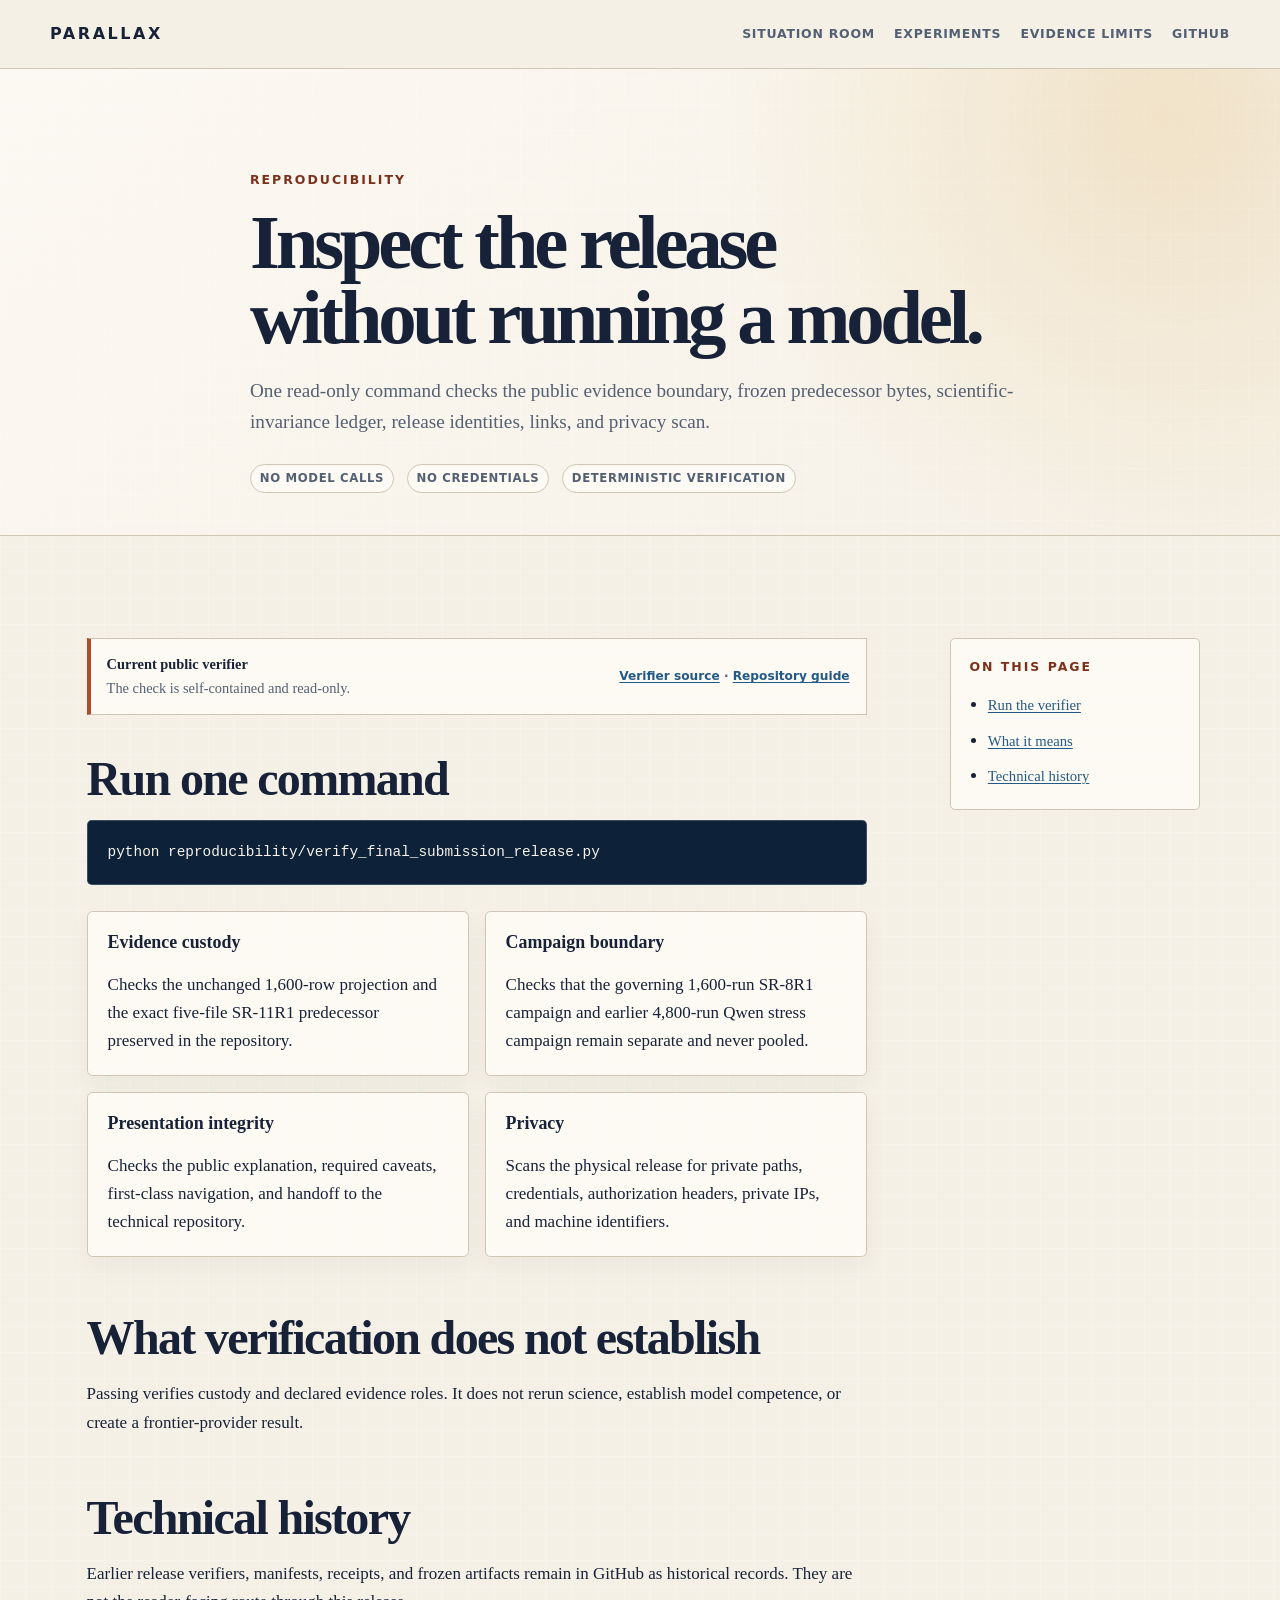
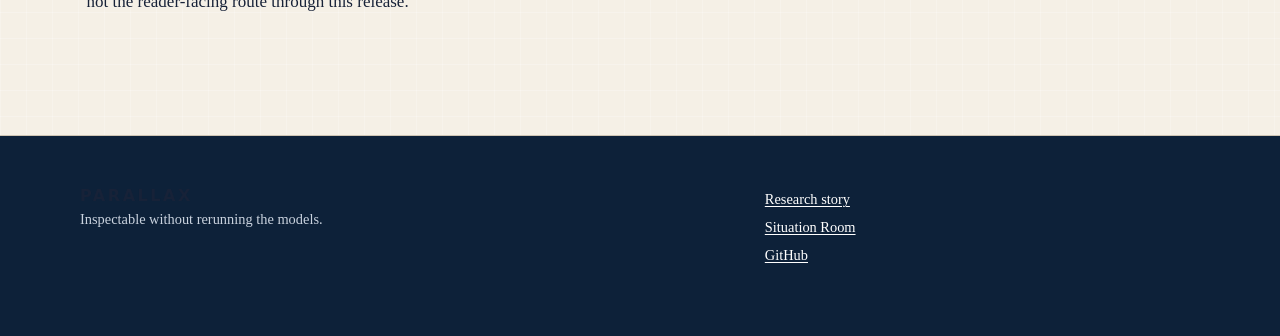
<file: reproduce/index.html>
<!doctype html><html lang="en"><head><meta charset="utf-8"><meta name="viewport" content="width=device-width,initial-scale=1"><title>Reproduce Parallax</title><meta name="description" content="Verify the current Parallax public presentation without a model, GPU, credential, or provider call."><meta name="robots" content="index,follow"><link rel="canonical" href="https://parallax.midex.app/reproduce/"><link rel="stylesheet" href="../styles.css?v=public-presentation-v2"></head>
<body class="reader-page"><a class="skip-link" href="#main">Skip to reproduction</a><header class="site-header"><div class="nav-shell"><a class="brand" href="../">Parallax</a><nav class="primary-nav"><a href="../situation-room/">Situation Room</a><a href="../experiments/">Experiments</a><a href="../governance/claim-firewall/">Evidence limits</a><a href="https://github.com/kevinadriancervantes/parallax">GitHub</a></nav></div></header>
<main id="main"><section class="reader-hero"><div class="shell prose"><p class="kicker">Reproducibility</p><h1>Inspect the release without running a model.</h1><p class="lede">One read-only command checks the public evidence boundary, frozen predecessor bytes, scientific-invariance ledger, release identities, links, and privacy scan.</p><div class="reader-meta"><span>No model calls</span><span>No credentials</span><span>Deterministic verification</span></div></div></section>
<section class="section"><div class="shell reader-layout"><article class="prose"><div class="source-bar"><div><strong>Current public verifier</strong><br>The check is self-contained and read-only.</div><div class="source-links"><a href="../reproducibility/verify_final_submission_release.py">Verifier source</a> · <a href="../reproducibility/README.md">Repository guide</a></div></div><h2 id="run">Run one command</h2><pre class="status-block">python reproducibility/verify_final_submission_release.py</pre><div class="reader-card-grid"><article class="reader-card"><h3>Evidence custody</h3><p>Checks the unchanged 1,600-row projection and the exact five-file SR-11R1 predecessor preserved in the repository.</p></article><article class="reader-card"><h3>Campaign boundary</h3><p>Checks that the governing 1,600-run SR-8R1 campaign and earlier 4,800-run Qwen stress campaign remain separate and never pooled.</p></article><article class="reader-card"><h3>Presentation integrity</h3><p>Checks the public explanation, required caveats, first-class navigation, and handoff to the technical repository.</p></article><article class="reader-card"><h3>Privacy</h3><p>Scans the physical release for private paths, credentials, authorization headers, private IPs, and machine identifiers.</p></article></div><h2 id="boundary">What verification does not establish</h2><p>Passing verifies custody and declared evidence roles. It does not rerun science, establish model competence, or create a frontier-provider result.</p><h2 id="history">Technical history</h2><p>Earlier release verifiers, manifests, receipts, and frozen artifacts remain in GitHub as historical records. They are not the reader-facing route through this release.</p></article><aside class="reader-aside"><p class="kicker">On this page</p><ul><li><a href="#run">Run the verifier</a></li><li><a href="#boundary">What it means</a></li><li><a href="#history">Technical history</a></li></ul></aside></div></section></main><footer class="footer"><div class="shell footer-grid"><div><p class="brand">Parallax</p><p>Inspectable without rerunning the models.</p></div><div><p><a href="../">Research story</a></p><p><a href="../situation-room/">Situation Room</a></p><p><a href="https://github.com/kevinadriancervantes/parallax">GitHub</a></p></div></div></footer></body></html>
</file>
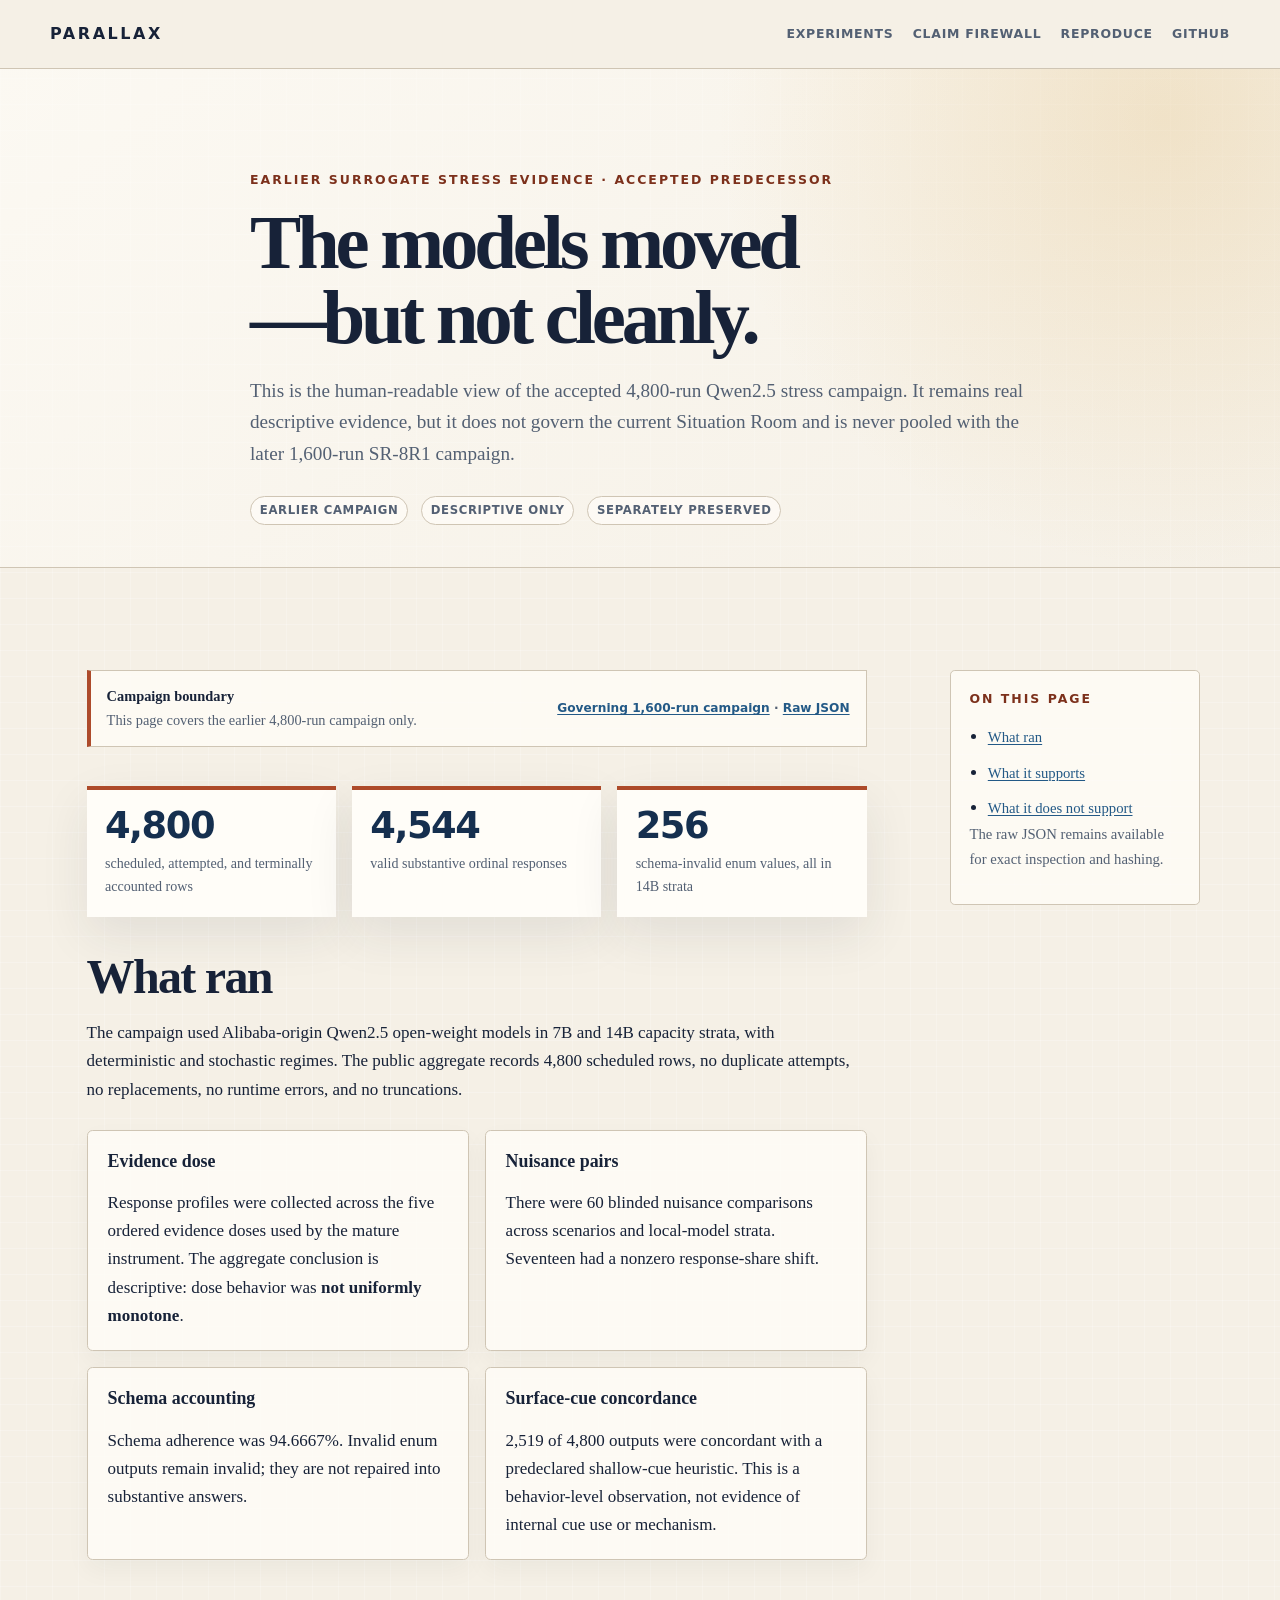
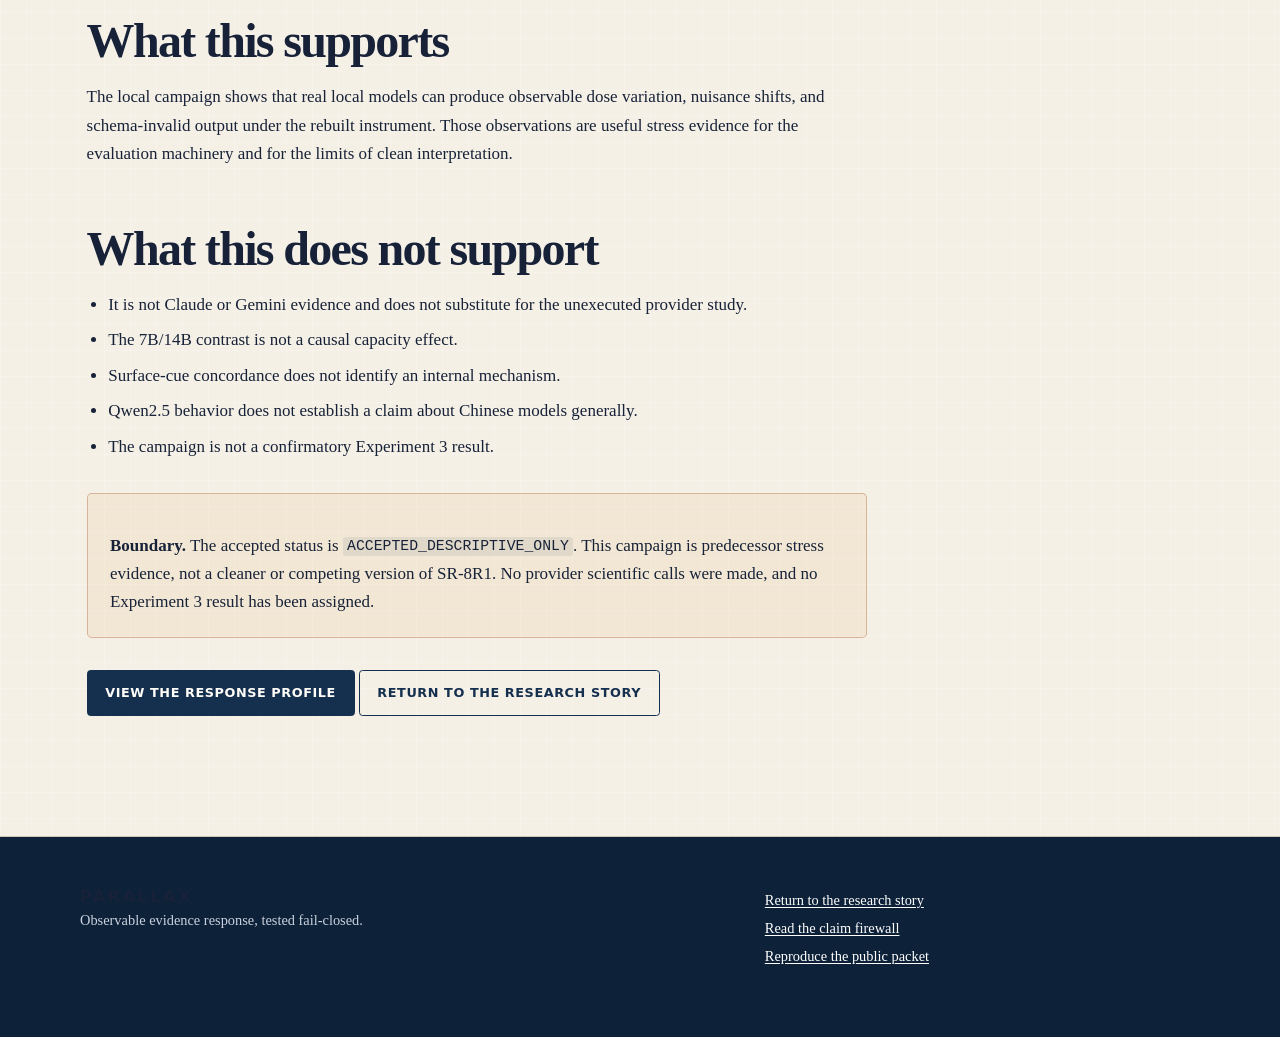
<file: evidence/local-surrogate-summary/index.html>
<!doctype html>
<html lang="en">
<head>
  <meta charset="utf-8">
  <meta name="viewport" content="width=device-width, initial-scale=1">
  <title>Local evidence summary — Parallax</title>
  <meta name="description" content="Human-readable summary of the accepted 4,800-row local Qwen2.5 surrogate campaign, with raw evidence and claim boundaries preserved.">
  <meta name="robots" content="index,follow">
  <link rel="canonical" href="https://parallax.midex.app/evidence/local-surrogate-summary/">
  <link rel="stylesheet" href="../../styles.css?v=public-presentation-v2">
</head>
<body class="reader-page">
  <a class="skip-link" href="#main">Skip to the local evidence summary</a>
  <header class="site-header"><div class="nav-shell"><a class="brand" href="../../">Parallax</a><nav class="primary-nav" aria-label="Evidence navigation"><a href="../../experiments/">Experiments</a><a href="../../governance/claim-firewall/">Claim firewall</a><a href="../../reproduce/">Reproduce</a><a href="https://github.com/kevinadriancervantes/parallax">GitHub</a></nav></div></header>
  <main id="main">
    <section class="reader-hero"><div class="shell prose">
      <p class="kicker">Earlier surrogate stress evidence · accepted predecessor</p>
      <h1>The models moved—but not cleanly.</h1>
      <p class="lede">This is the human-readable view of the accepted 4,800-run Qwen2.5 stress campaign. It remains real descriptive evidence, but it does not govern the current Situation Room and is never pooled with the later 1,600-run SR-8R1 campaign.</p>
      <div class="reader-meta"><span>Earlier campaign</span><span>Descriptive only</span><span>Separately preserved</span></div>
    </div></section>
    <section class="section"><div class="shell reader-layout">
      <article class="prose">
        <div class="source-bar"><div><strong>Campaign boundary</strong><br>This page covers the earlier 4,800-run campaign only.</div><div class="source-links"><a href="../../situation-room/">Governing 1,600-run campaign</a> · <a href="../local-surrogate-summary.json">Raw JSON</a></div></div>
        <div class="reader-stat-grid" aria-label="Local campaign headline counts">
          <div class="reader-stat"><strong>4,800</strong><span>scheduled, attempted, and terminally accounted rows</span></div>
          <div class="reader-stat"><strong>4,544</strong><span>valid substantive ordinal responses</span></div>
          <div class="reader-stat"><strong>256</strong><span>schema-invalid enum values, all in 14B strata</span></div>
        </div>
        <h2 id="what-ran">What ran</h2>
        <p>The campaign used Alibaba-origin Qwen2.5 open-weight models in 7B and 14B capacity strata, with deterministic and stochastic regimes. The public aggregate records 4,800 scheduled rows, no duplicate attempts, no replacements, no runtime errors, and no truncations.</p>
        <div class="reader-card-grid">
          <article class="reader-card"><h3>Evidence dose</h3><p>Response profiles were collected across the five ordered evidence doses used by the mature instrument. The aggregate conclusion is descriptive: dose behavior was <strong>not uniformly monotone</strong>.</p></article>
          <article class="reader-card"><h3>Nuisance pairs</h3><p>There were 60 blinded nuisance comparisons across scenarios and local-model strata. Seventeen had a nonzero response-share shift.</p></article>
          <article class="reader-card"><h3>Schema accounting</h3><p>Schema adherence was 94.6667%. Invalid enum outputs remain invalid; they are not repaired into substantive answers.</p></article>
          <article class="reader-card"><h3>Surface-cue concordance</h3><p>2,519 of 4,800 outputs were concordant with a predeclared shallow-cue heuristic. This is a behavior-level observation, not evidence of internal cue use or mechanism.</p></article>
        </div>
        <h2 id="supports">What this supports</h2>
        <p>The local campaign shows that real local models can produce observable dose variation, nuisance shifts, and schema-invalid output under the rebuilt instrument. Those observations are useful stress evidence for the evaluation machinery and for the limits of clean interpretation.</p>
        <h2 id="does-not-support">What this does not support</h2>
        <ul>
          <li>It is not Claude or Gemini evidence and does not substitute for the unexecuted provider study.</li>
          <li>The 7B/14B contrast is not a causal capacity effect.</li>
          <li>Surface-cue concordance does not identify an internal mechanism.</li>
          <li>Qwen2.5 behavior does not establish a claim about Chinese models generally.</li>
          <li>The campaign is not a confirmatory Experiment 3 result.</li>
        </ul>
        <aside class="reader-note"><p><strong>Boundary.</strong> The accepted status is <code>ACCEPTED_DESCRIPTIVE_ONLY</code>. This campaign is predecessor stress evidence, not a cleaner or competing version of SR-8R1. No provider scientific calls were made, and no Experiment 3 result has been assigned.</p></aside>
        <p><a class="button" href="../../figures/local-model-evidence-response-profile.svg">View the response profile</a> <a class="button secondary" href="../../">Return to the research story</a></p>
      </article>
      <aside class="reader-aside"><p class="kicker">On this page</p><ul><li><a href="#what-ran">What ran</a></li><li><a href="#supports">What it supports</a></li><li><a href="#does-not-support">What it does not support</a></li></ul><p class="muted compact">The raw JSON remains available for exact inspection and hashing.</p></aside>
    </div></section>
  </main>
  <footer class="footer"><div class="shell footer-grid"><div><p class="brand">Parallax</p><p>Observable evidence response, tested fail-closed.</p></div><div><p><a href="../../">Return to the research story</a></p><p><a href="../../governance/claim-firewall/">Read the claim firewall</a></p><p><a href="../../reproduce/">Reproduce the public packet</a></p></div></div></footer>
</body>
</html>
</file>
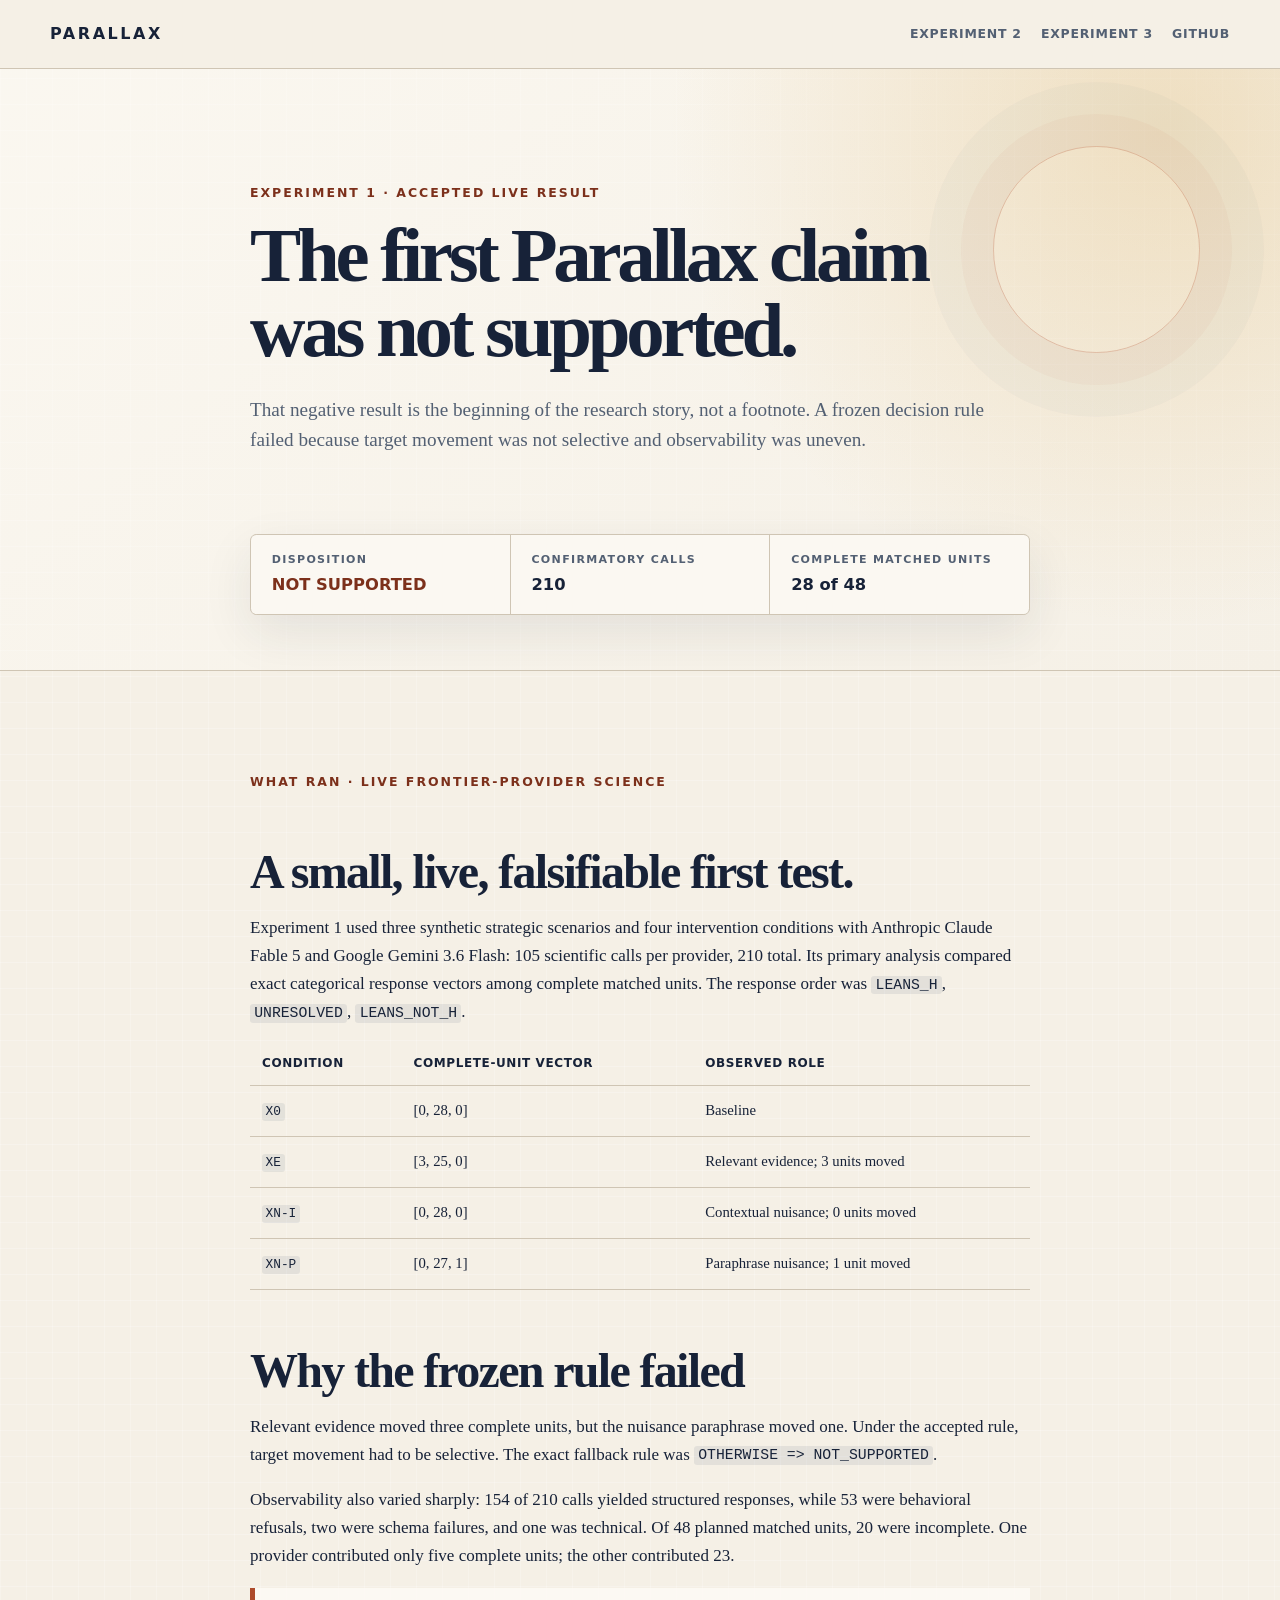
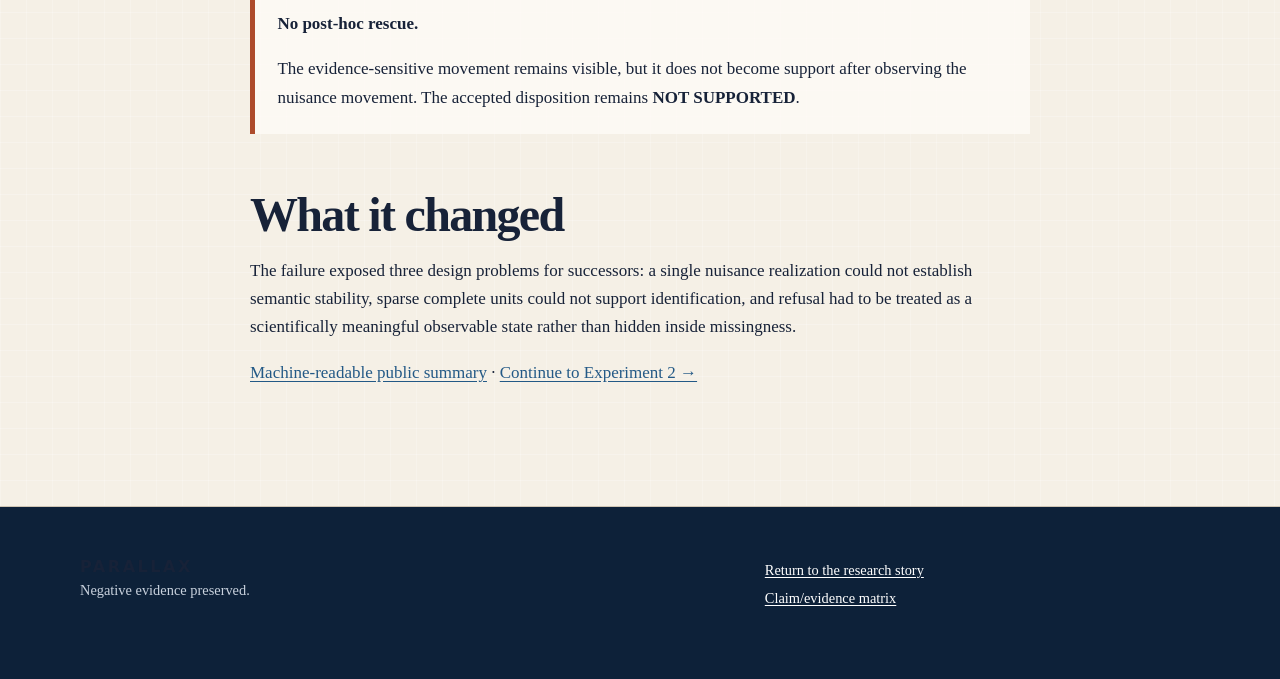
<file: experiments/experiment-1/index.html>
<!doctype html>
<html lang="en">
<head>
  <meta charset="utf-8">
  <meta name="viewport" content="width=device-width, initial-scale=1">
  <title>Experiment 1 — Parallax</title>
  <meta name="description" content="Parallax Experiment 1: a 210-call live confirmatory study whose frozen rule returned NOT SUPPORTED.">
  <meta name="robots" content="index,follow">
  <link rel="canonical" href="https://parallax.midex.app/experiments/experiment-1/">
  <link rel="stylesheet" href="../../styles.css?v=public-presentation-v2">
</head>
<body>
  <a class="skip-link" href="#main">Skip to Experiment 1</a>
  <header class="site-header"><div class="nav-shell"><a class="brand" href="../../">Parallax</a><nav class="primary-nav" aria-label="Experiment navigation"><a href="../experiment-2/">Experiment 2</a><a href="../experiment-3/">Experiment 3</a><a href="https://github.com/kevinadriancervantes/parallax">GitHub</a></nav></div></header>
  <main id="main">
    <section class="hero"><div class="shell prose">
      <p class="kicker">Experiment 1 · accepted live result</p>
      <h1>The first Parallax claim was not supported.</h1>
      <p class="lede">That negative result is the beginning of the research story, not a footnote. A frozen decision rule failed because target movement was not selective and observability was uneven.</p>
      <div class="result-strip" aria-label="Experiment 1 key facts"><div><span class="label">Disposition</span><strong class="negative">NOT SUPPORTED</strong></div><div><span class="label">Confirmatory calls</span><strong>210</strong></div><div><span class="label">Complete matched units</span><strong>28 of 48</strong></div></div>
    </div></section>
    <section class="section"><div class="shell prose">
      <p class="kicker">What ran · live frontier-provider science</p><h2>A small, live, falsifiable first test.</h2>
      <p>Experiment 1 used three synthetic strategic scenarios and four intervention conditions with Anthropic Claude Fable 5 and Google Gemini 3.6 Flash: 105 scientific calls per provider, 210 total. Its primary analysis compared exact categorical response vectors among complete matched units. The response order was <code>LEANS_H</code>, <code>UNRESOLVED</code>, <code>LEANS_NOT_H</code>.</p>
      <div class="data-table-wrap"><table><thead><tr><th>Condition</th><th>Complete-unit vector</th><th>Observed role</th></tr></thead><tbody>
        <tr><td><code>X0</code></td><td>[0, 28, 0]</td><td>Baseline</td></tr>
        <tr><td><code>XE</code></td><td>[3, 25, 0]</td><td>Relevant evidence; 3 units moved</td></tr>
        <tr><td><code>XN-I</code></td><td>[0, 28, 0]</td><td>Contextual nuisance; 0 units moved</td></tr>
        <tr><td><code>XN-P</code></td><td>[0, 27, 1]</td><td>Paraphrase nuisance; 1 unit moved</td></tr>
      </tbody></table></div>
      <h2>Why the frozen rule failed</h2>
      <p>Relevant evidence moved three complete units, but the nuisance paraphrase moved one. Under the accepted rule, target movement had to be selective. The exact fallback rule was <code>OTHERWISE =&gt; NOT_SUPPORTED</code>.</p>
      <p>Observability also varied sharply: 154 of 210 calls yielded structured responses, while 53 were behavioral refusals, two were schema failures, and one was technical. Of 48 planned matched units, 20 were incomplete. One provider contributed only five complete units; the other contributed 23.</p>
      <aside class="callout"><p><strong>No post-hoc rescue.</strong></p><p>The evidence-sensitive movement remains visible, but it does not become support after observing the nuisance movement. The accepted disposition remains <strong>NOT SUPPORTED</strong>.</p></aside>
      <h2>What it changed</h2>
      <p>The failure exposed three design problems for successors: a single nuisance realization could not establish semantic stability, sparse complete units could not support identification, and refusal had to be treated as a scientifically meaningful observable state rather than hidden inside missingness.</p>
      <p><a href="../../evidence/experiment-1-summary.json">Machine-readable public summary</a> · <a href="../experiment-2/">Continue to Experiment 2 →</a></p>
    </div></section>
  </main>
  <footer class="footer"><div class="shell footer-grid"><div><p class="brand">Parallax</p><p>Negative evidence preserved.</p></div><div><p><a href="../../">Return to the research story</a></p><p><a href="../../governance/claim-evidence-matrix.csv">Claim/evidence matrix</a></p></div></div></footer>
</body>
</html>
</file>
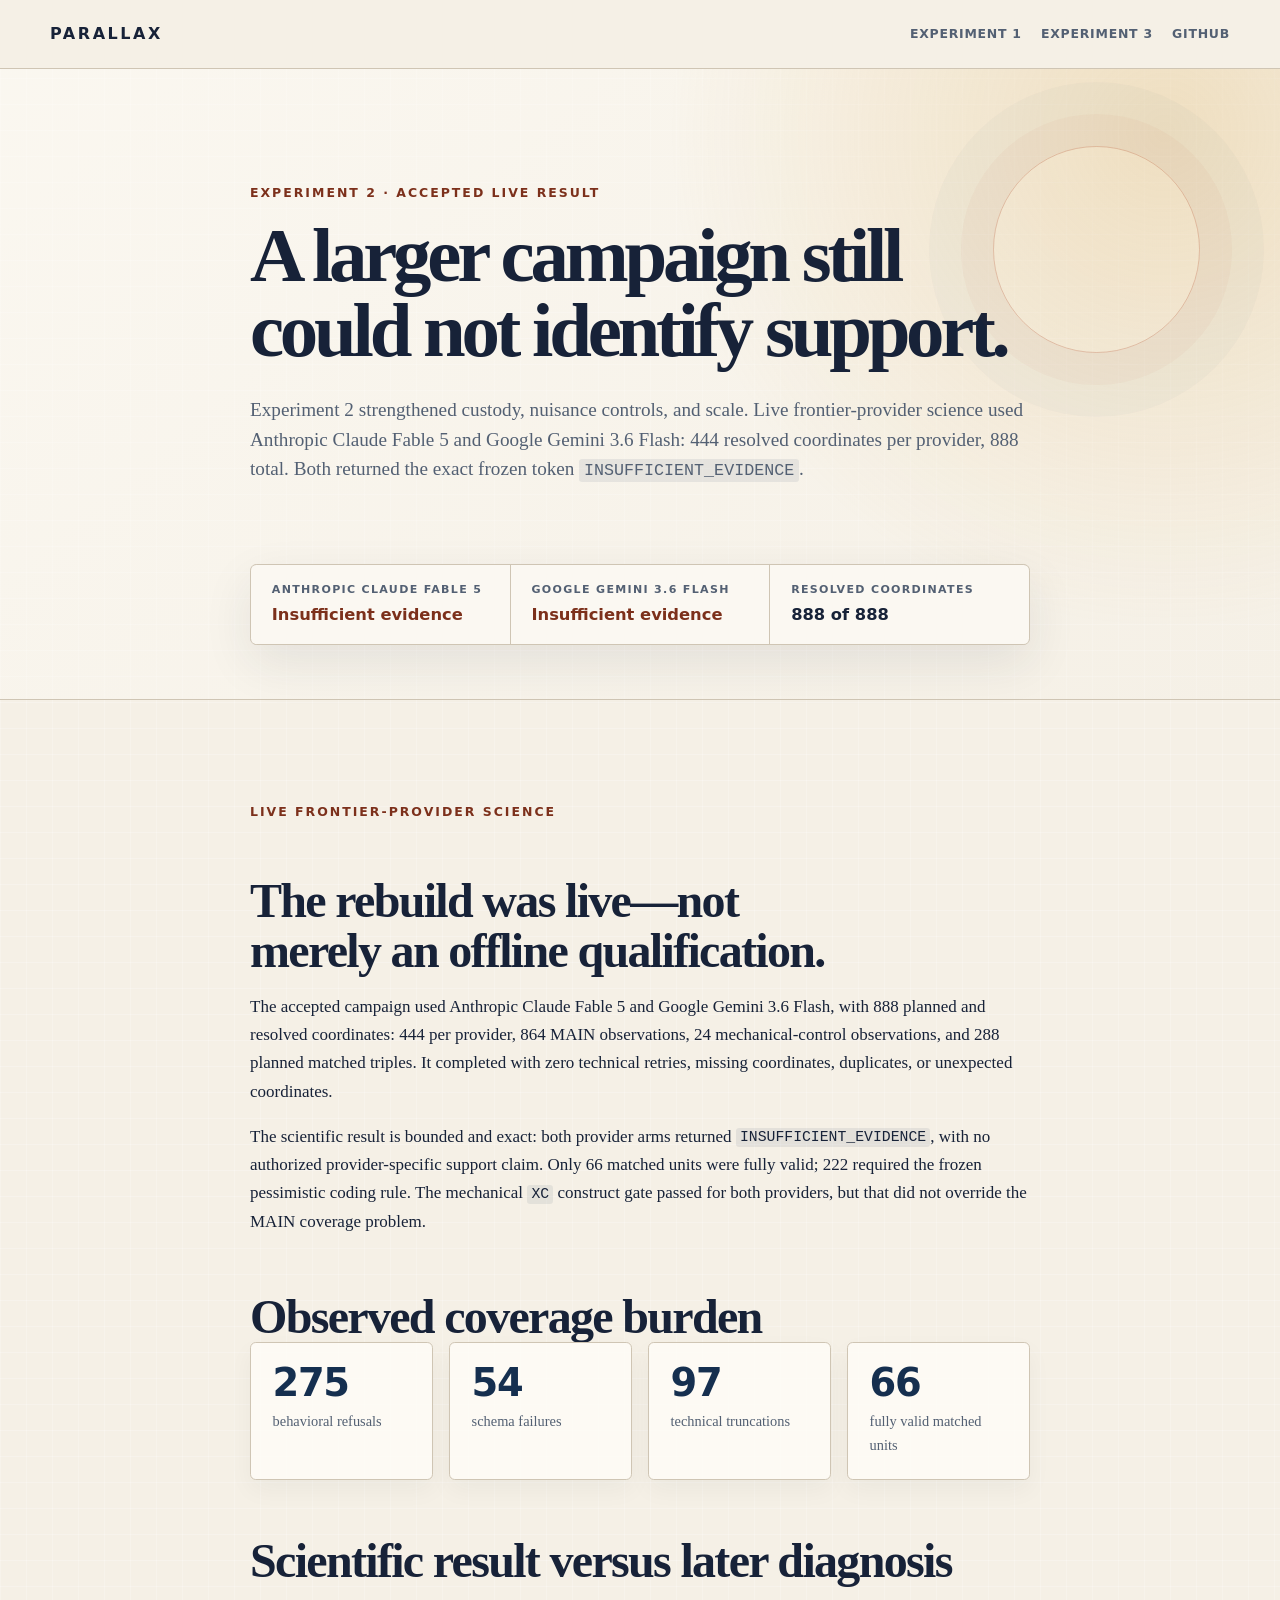
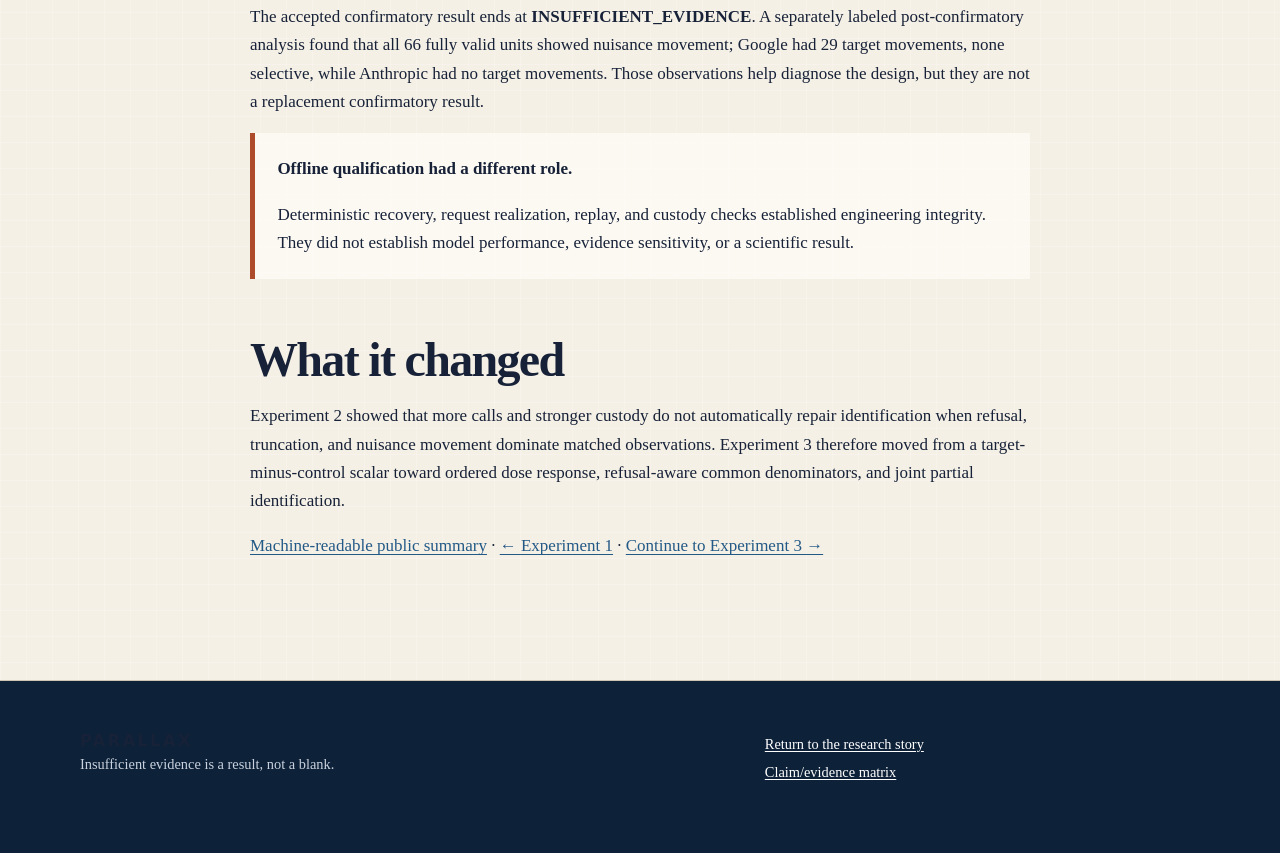
<file: experiments/experiment-2/index.html>
<!doctype html>
<html lang="en">
<head>
  <meta charset="utf-8">
  <meta name="viewport" content="width=device-width, initial-scale=1">
  <title>Experiment 2 — Parallax</title>
  <meta name="description" content="Parallax Experiment 2: an 888-coordinate live successor whose two provider arms both returned INSUFFICIENT_EVIDENCE.">
  <meta name="robots" content="index,follow">
  <link rel="canonical" href="https://parallax.midex.app/experiments/experiment-2/">
  <link rel="stylesheet" href="../../styles.css?v=public-presentation-v2">
</head>
<body>
  <a class="skip-link" href="#main">Skip to Experiment 2</a>
  <header class="site-header"><div class="nav-shell"><a class="brand" href="../../">Parallax</a><nav class="primary-nav" aria-label="Experiment navigation"><a href="../experiment-1/">Experiment 1</a><a href="../experiment-3/">Experiment 3</a><a href="https://github.com/kevinadriancervantes/parallax">GitHub</a></nav></div></header>
  <main id="main">
    <section class="hero"><div class="shell prose">
      <p class="kicker">Experiment 2 · accepted live result</p>
      <h1>A larger campaign still could not identify support.</h1>
      <p class="lede">Experiment 2 strengthened custody, nuisance controls, and scale. Live frontier-provider science used Anthropic Claude Fable 5 and Google Gemini 3.6 Flash: 444 resolved coordinates per provider, 888 total. Both returned the exact frozen token <code>INSUFFICIENT_EVIDENCE</code>.</p>
      <div class="result-strip" aria-label="Experiment 2 key facts"><div><span class="label">Anthropic Claude Fable 5</span><strong class="negative">Insufficient evidence</strong></div><div><span class="label">Google Gemini 3.6 Flash</span><strong class="negative">Insufficient evidence</strong></div><div><span class="label">Resolved coordinates</span><strong>888 of 888</strong></div></div>
    </div></section>
    <section class="section"><div class="shell prose">
      <p class="kicker">Live frontier-provider science</p><h2>The rebuild was live—not merely an offline qualification.</h2>
      <p>The accepted campaign used Anthropic Claude Fable 5 and Google Gemini 3.6 Flash, with 888 planned and resolved coordinates: 444 per provider, 864 MAIN observations, 24 mechanical-control observations, and 288 planned matched triples. It completed with zero technical retries, missing coordinates, duplicates, or unexpected coordinates.</p>
      <p>The scientific result is bounded and exact: both provider arms returned <code>INSUFFICIENT_EVIDENCE</code>, with no authorized provider-specific support claim. Only 66 matched units were fully valid; 222 required the frozen pessimistic coding rule. The mechanical <code>XC</code> construct gate passed for both providers, but that did not override the MAIN coverage problem.</p>
      <h2>Observed coverage burden</h2>
      <div class="facts-grid">
        <article class="fact-card"><strong>275</strong><p>behavioral refusals</p></article>
        <article class="fact-card"><strong>54</strong><p>schema failures</p></article>
        <article class="fact-card"><strong>97</strong><p>technical truncations</p></article>
        <article class="fact-card"><strong>66</strong><p>fully valid matched units</p></article>
      </div>
      <h2>Scientific result versus later diagnosis</h2>
      <p>The accepted confirmatory result ends at <strong>INSUFFICIENT_EVIDENCE</strong>. A separately labeled post-confirmatory analysis found that all 66 fully valid units showed nuisance movement; Google had 29 target movements, none selective, while Anthropic had no target movements. Those observations help diagnose the design, but they are not a replacement confirmatory result.</p>
      <aside class="callout"><p><strong>Offline qualification had a different role.</strong></p><p>Deterministic recovery, request realization, replay, and custody checks established engineering integrity. They did not establish model performance, evidence sensitivity, or a scientific result.</p></aside>
      <h2>What it changed</h2>
      <p>Experiment 2 showed that more calls and stronger custody do not automatically repair identification when refusal, truncation, and nuisance movement dominate matched observations. Experiment 3 therefore moved from a target-minus-control scalar toward ordered dose response, refusal-aware common denominators, and joint partial identification.</p>
      <p><a href="../../evidence/experiment-2-summary.json">Machine-readable public summary</a> · <a href="../experiment-1/">← Experiment 1</a> · <a href="../experiment-3/">Continue to Experiment 3 →</a></p>
    </div></section>
  </main>
  <footer class="footer"><div class="shell footer-grid"><div><p class="brand">Parallax</p><p>Insufficient evidence is a result, not a blank.</p></div><div><p><a href="../../">Return to the research story</a></p><p><a href="../../governance/claim-evidence-matrix.csv">Claim/evidence matrix</a></p></div></div></footer>
</body>
</html>
</file>
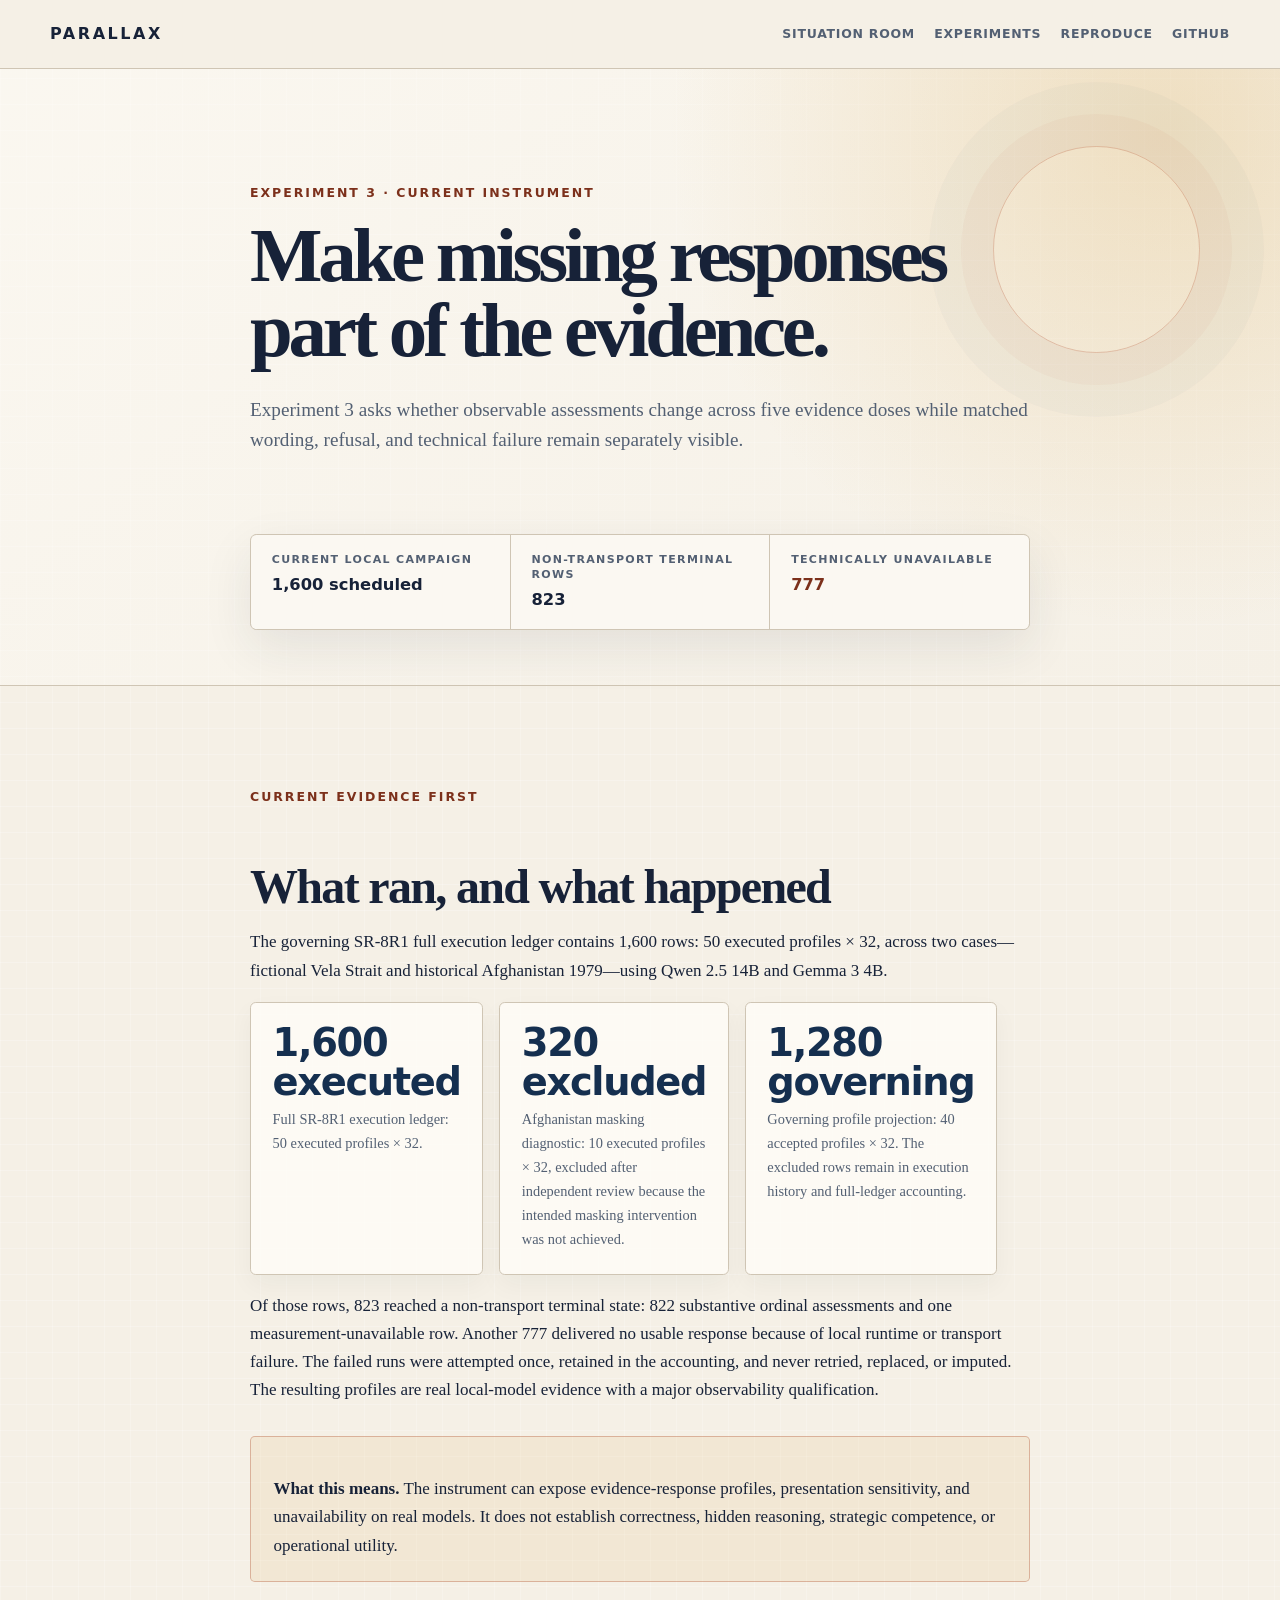
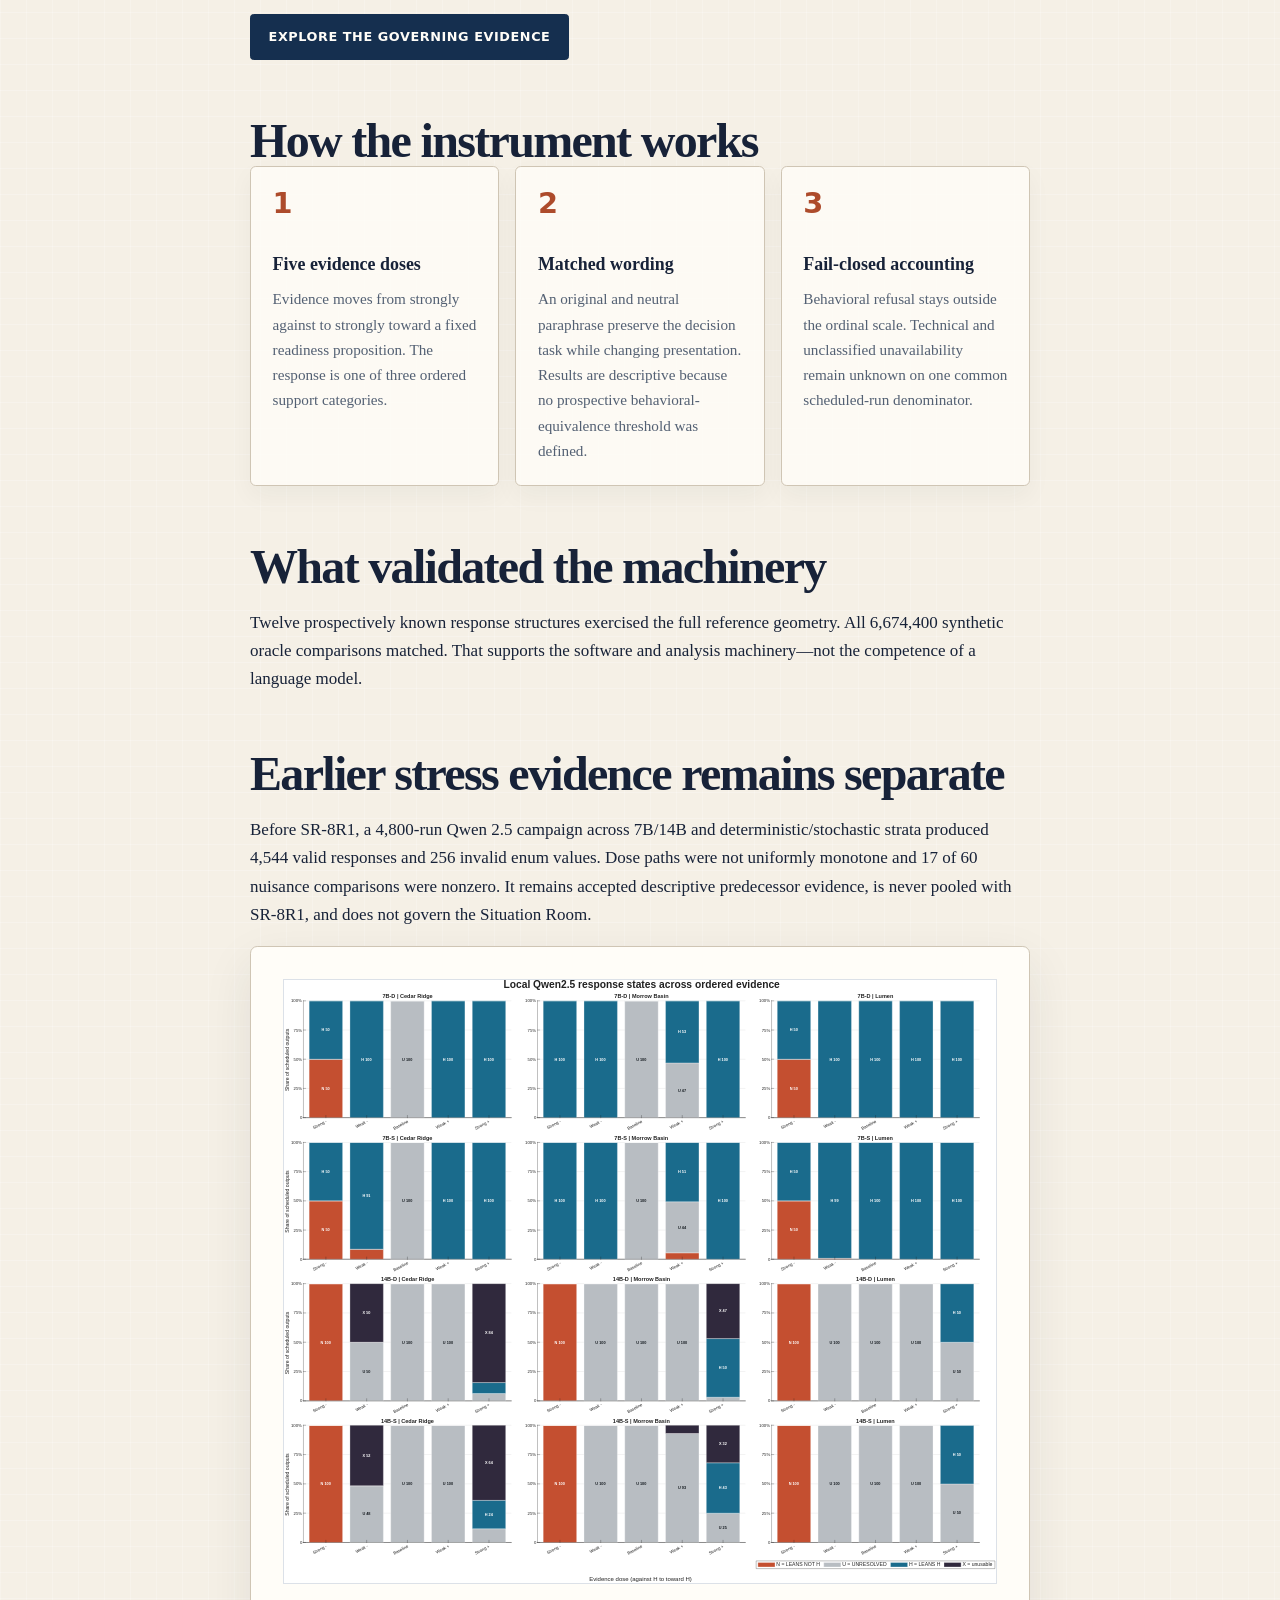
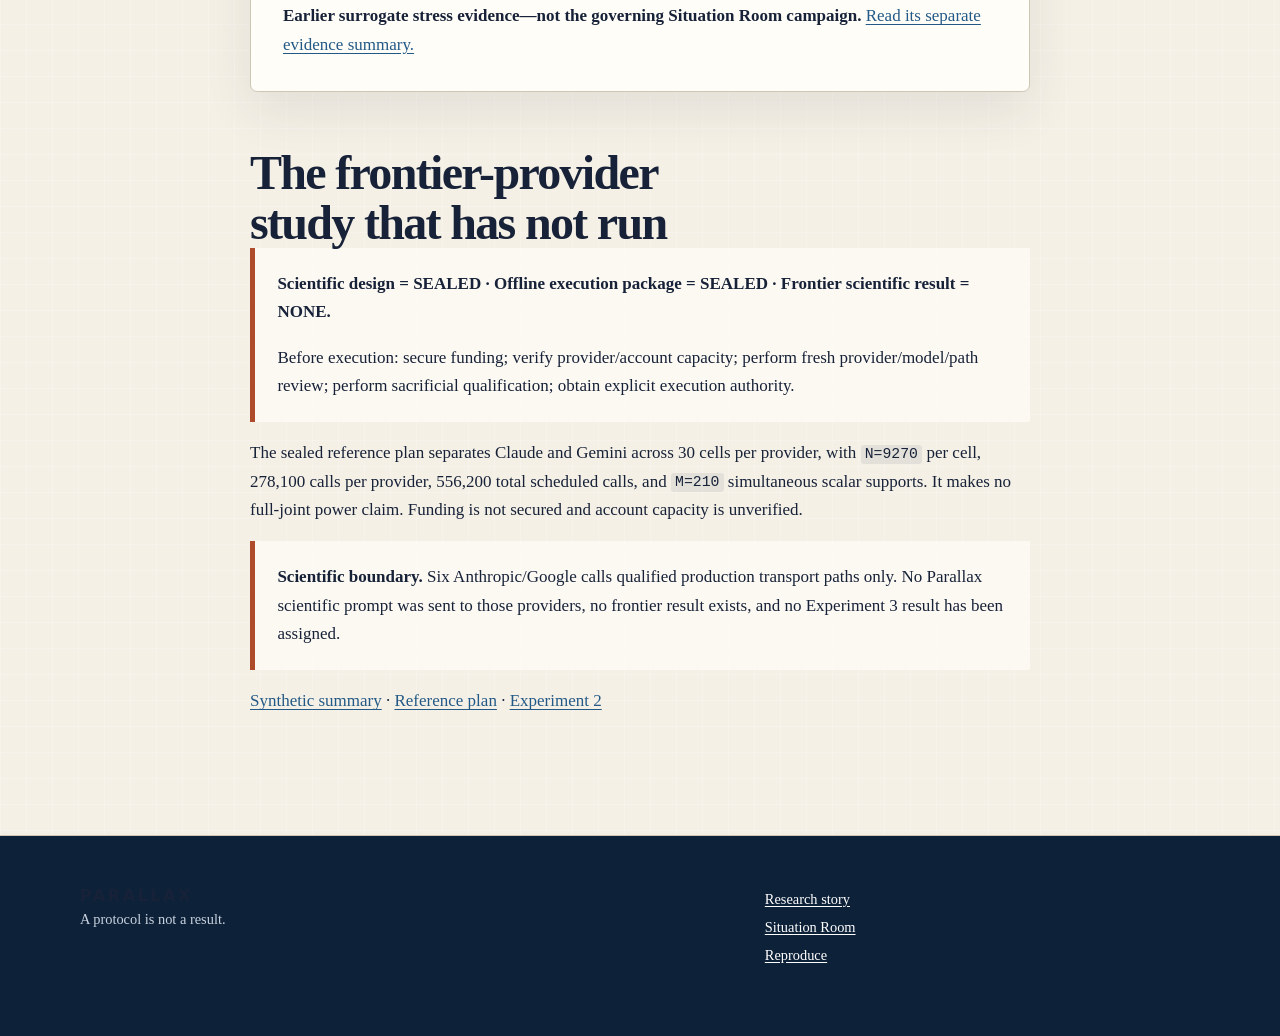
<file: experiments/experiment-3/index.html>
<!doctype html>
<html lang="en"><head><meta charset="utf-8"><meta name="viewport" content="width=device-width, initial-scale=1"><title>Experiment 3 — Parallax</title><meta name="description" content="Parallax Experiment 3: the governing 1,600-run local campaign, five-dose instrument, conservative missingness treatment, and unexecuted frontier-provider reference study."><meta name="robots" content="index,follow"><link rel="canonical" href="https://parallax.midex.app/experiments/experiment-3/"><link rel="stylesheet" href="../../styles.css?v=public-presentation-v2"></head>
<body><a class="skip-link" href="#main">Skip to Experiment 3</a><header class="site-header"><div class="nav-shell"><a class="brand" href="../../">Parallax</a><nav class="primary-nav" aria-label="Experiment navigation"><a href="../../situation-room/">Situation Room</a><a href="../">Experiments</a><a href="../../reproduce/">Reproduce</a><a href="https://github.com/kevinadriancervantes/parallax">GitHub</a></nav></div></header>
<main id="main"><section class="hero"><div class="shell prose"><p class="kicker">Experiment 3 · current instrument</p><h1>Make missing responses part of the evidence.</h1><p class="lede">Experiment 3 asks whether observable assessments change across five evidence doses while matched wording, refusal, and technical failure remain separately visible.</p><div class="result-strip" aria-label="Experiment 3 key facts"><div><span class="label">Current local campaign</span><strong>1,600 scheduled</strong></div><div><span class="label">Non-transport terminal rows</span><strong>823</strong></div><div><span class="label">Technically unavailable</span><strong class="negative">777</strong></div></div></div></section>
<section class="section"><div class="shell prose"><p class="kicker">Current evidence first</p><h2>What ran, and what happened</h2><p>The governing SR-8R1 full execution ledger contains 1,600 rows: 50 executed profiles × 32, across two cases—fictional Vela Strait and historical Afghanistan 1979—using Qwen 2.5 14B and Gemma 3 4B.</p><div class="facts-grid"><article class="fact-card"><strong>1,600 executed</strong><p>Full SR-8R1 execution ledger: 50 executed profiles × 32.</p></article><article class="fact-card"><strong>320 excluded</strong><p>Afghanistan masking diagnostic: 10 executed profiles × 32, excluded after independent review because the intended masking intervention was not achieved.</p></article><article class="fact-card"><strong>1,280 governing</strong><p>Governing profile projection: 40 accepted profiles × 32. The excluded rows remain in execution history and full-ledger accounting.</p></article></div><p>Of those rows, 823 reached a non-transport terminal state: 822 substantive ordinal assessments and one measurement-unavailable row. Another 777 delivered no usable response because of local runtime or transport failure. The failed runs were attempted once, retained in the accounting, and never retried, replaced, or imputed. The resulting profiles are real local-model evidence with a major observability qualification.</p><aside class="reader-note"><p><strong>What this means.</strong> The instrument can expose evidence-response profiles, presentation sensitivity, and unavailability on real models. It does not establish correctness, hidden reasoning, strategic competence, or operational utility.</p></aside><p><a class="button" href="../../situation-room/">Explore the governing evidence</a></p>
<h2>How the instrument works</h2><div class="brief-grid"><article class="brief-card"><span class="number">1</span><h3>Five evidence doses</h3><p>Evidence moves from strongly against to strongly toward a fixed readiness proposition. The response is one of three ordered support categories.</p></article><article class="brief-card"><span class="number">2</span><h3>Matched wording</h3><p>An original and neutral paraphrase preserve the decision task while changing presentation. Results are descriptive because no prospective behavioral-equivalence threshold was defined.</p></article><article class="brief-card"><span class="number">3</span><h3>Fail-closed accounting</h3><p>Behavioral refusal stays outside the ordinal scale. Technical and unclassified unavailability remain unknown on one common scheduled-run denominator.</p></article></div>
<h2>What validated the machinery</h2><p>Twelve prospectively known response structures exercised the full reference geometry. All 6,674,400 synthetic oracle comparisons matched. That supports the software and analysis machinery—not the competence of a language model.</p>
<h2>Earlier stress evidence remains separate</h2><p>Before SR-8R1, a 4,800-run Qwen 2.5 campaign across 7B/14B and deterministic/stochastic strata produced 4,544 valid responses and 256 invalid enum values. Dose paths were not uniformly monotone and 17 of 60 nuisance comparisons were nonzero. It remains accepted descriptive predecessor evidence, is never pooled with SR-8R1, and does not govern the Situation Room.</p><figure class="evidence-figure"><a href="../../figures/local-model-evidence-response-profile.svg"><img src="../../figures/local-model-evidence-response-profile.svg" alt="Earlier 4,800-run Qwen response profiles across five evidence doses."></a><figcaption><strong>Earlier surrogate stress evidence—not the governing Situation Room campaign.</strong> <a href="../../evidence/local-surrogate-summary/">Read its separate evidence summary.</a></figcaption></figure>
<h2>The frontier-provider study that has not run</h2><div class="callout amber"><p><strong>Scientific design = SEALED · Offline execution package = SEALED · Frontier scientific result = NONE.</strong></p><p>Before execution: secure funding; verify provider/account capacity; perform fresh provider/model/path review; perform sacrificial qualification; obtain explicit execution authority.</p></div><p>The sealed reference plan separates Claude and Gemini across 30 cells per provider, with <code>N=9270</code> per cell, 278,100 calls per provider, 556,200 total scheduled calls, and <code>M=210</code> simultaneous scalar supports. It makes no full-joint power claim. Funding is not secured and account capacity is unverified.</p><aside class="callout"><p><strong>Scientific boundary.</strong> Six Anthropic/Google calls qualified production transport paths only. No Parallax scientific prompt was sent to those providers, no frontier result exists, and no Experiment 3 result has been assigned.</p></aside><p><a href="../../evidence/synthetic-shadow-summary.json">Synthetic summary</a> · <a href="../../evidence/confirmatory-reference-summary.json">Reference plan</a> · <a href="../experiment-2/">Experiment 2</a></p></div></section></main>
<footer class="footer"><div class="shell footer-grid"><div><p class="brand">Parallax</p><p>A protocol is not a result.</p></div><div><p><a href="../../">Research story</a></p><p><a href="../../situation-room/">Situation Room</a></p><p><a href="../../reproduce/">Reproduce</a></p></div></div></footer></body></html>
</file>
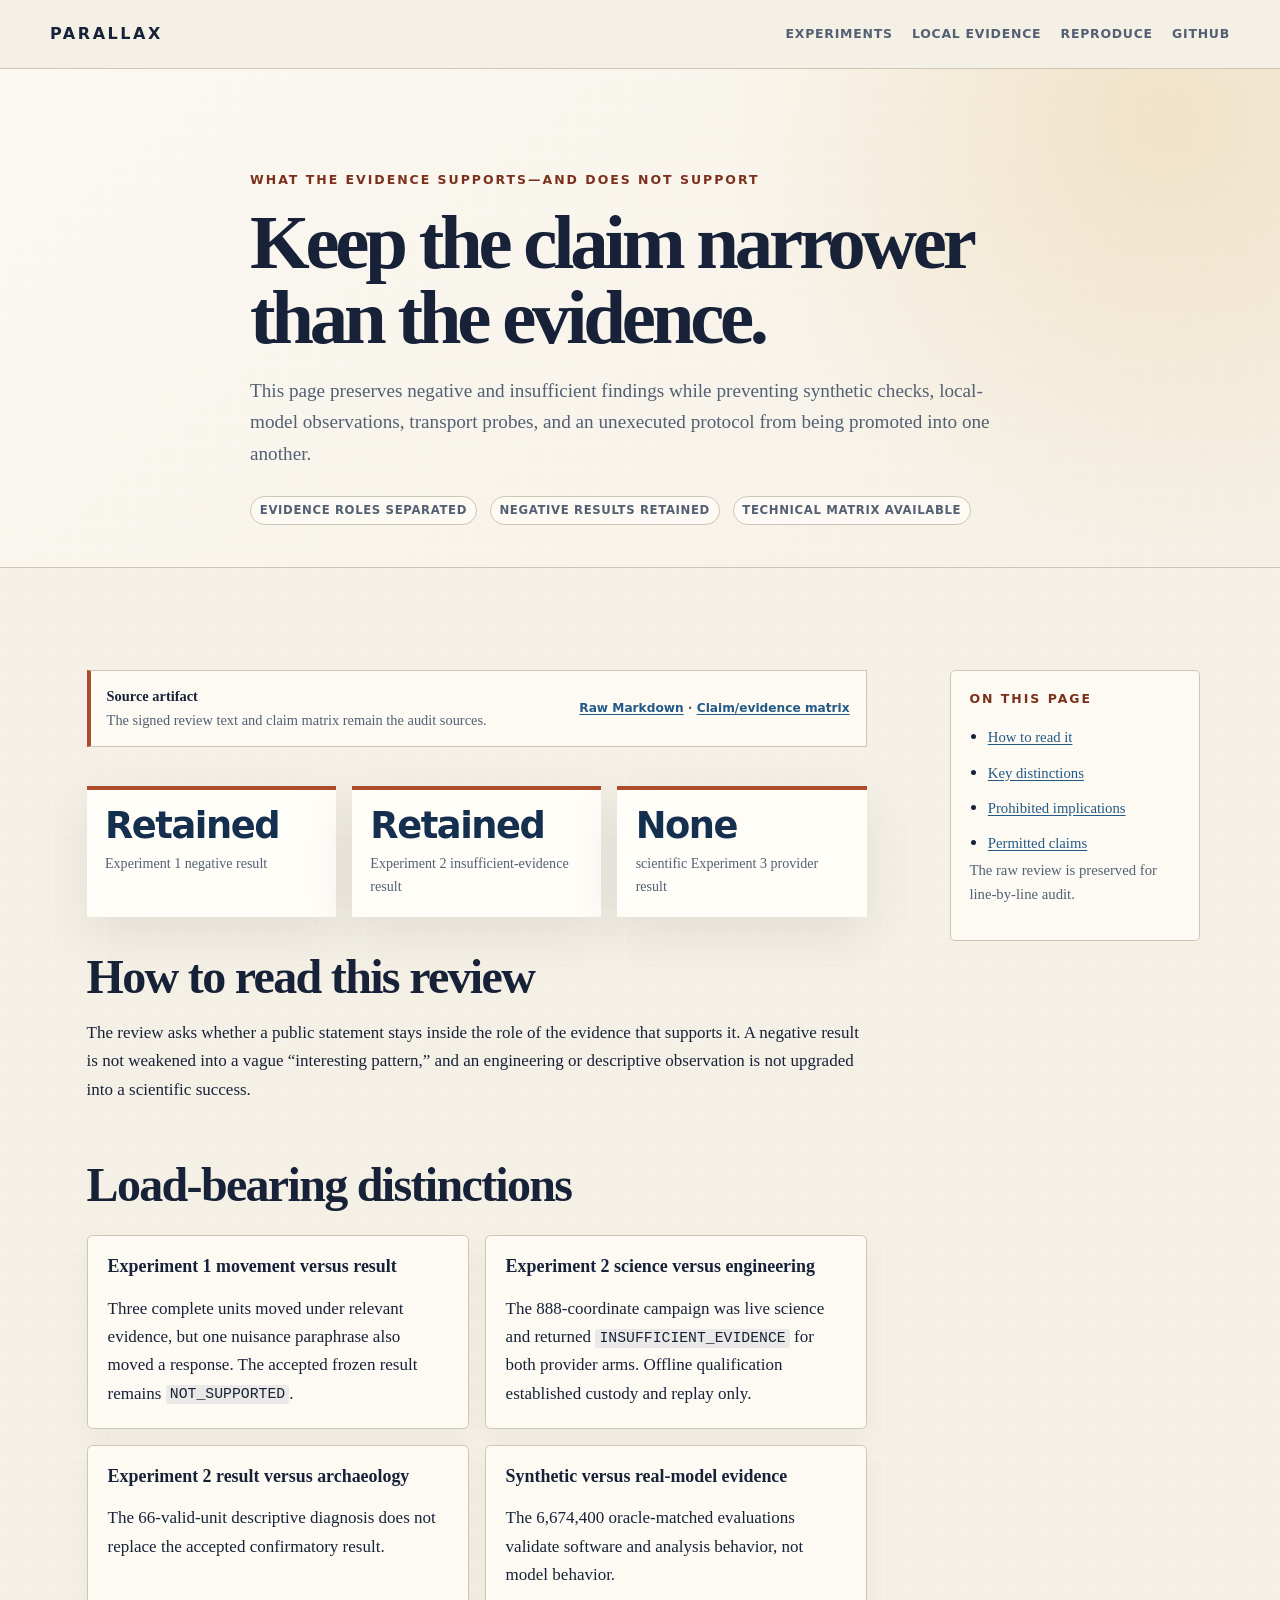
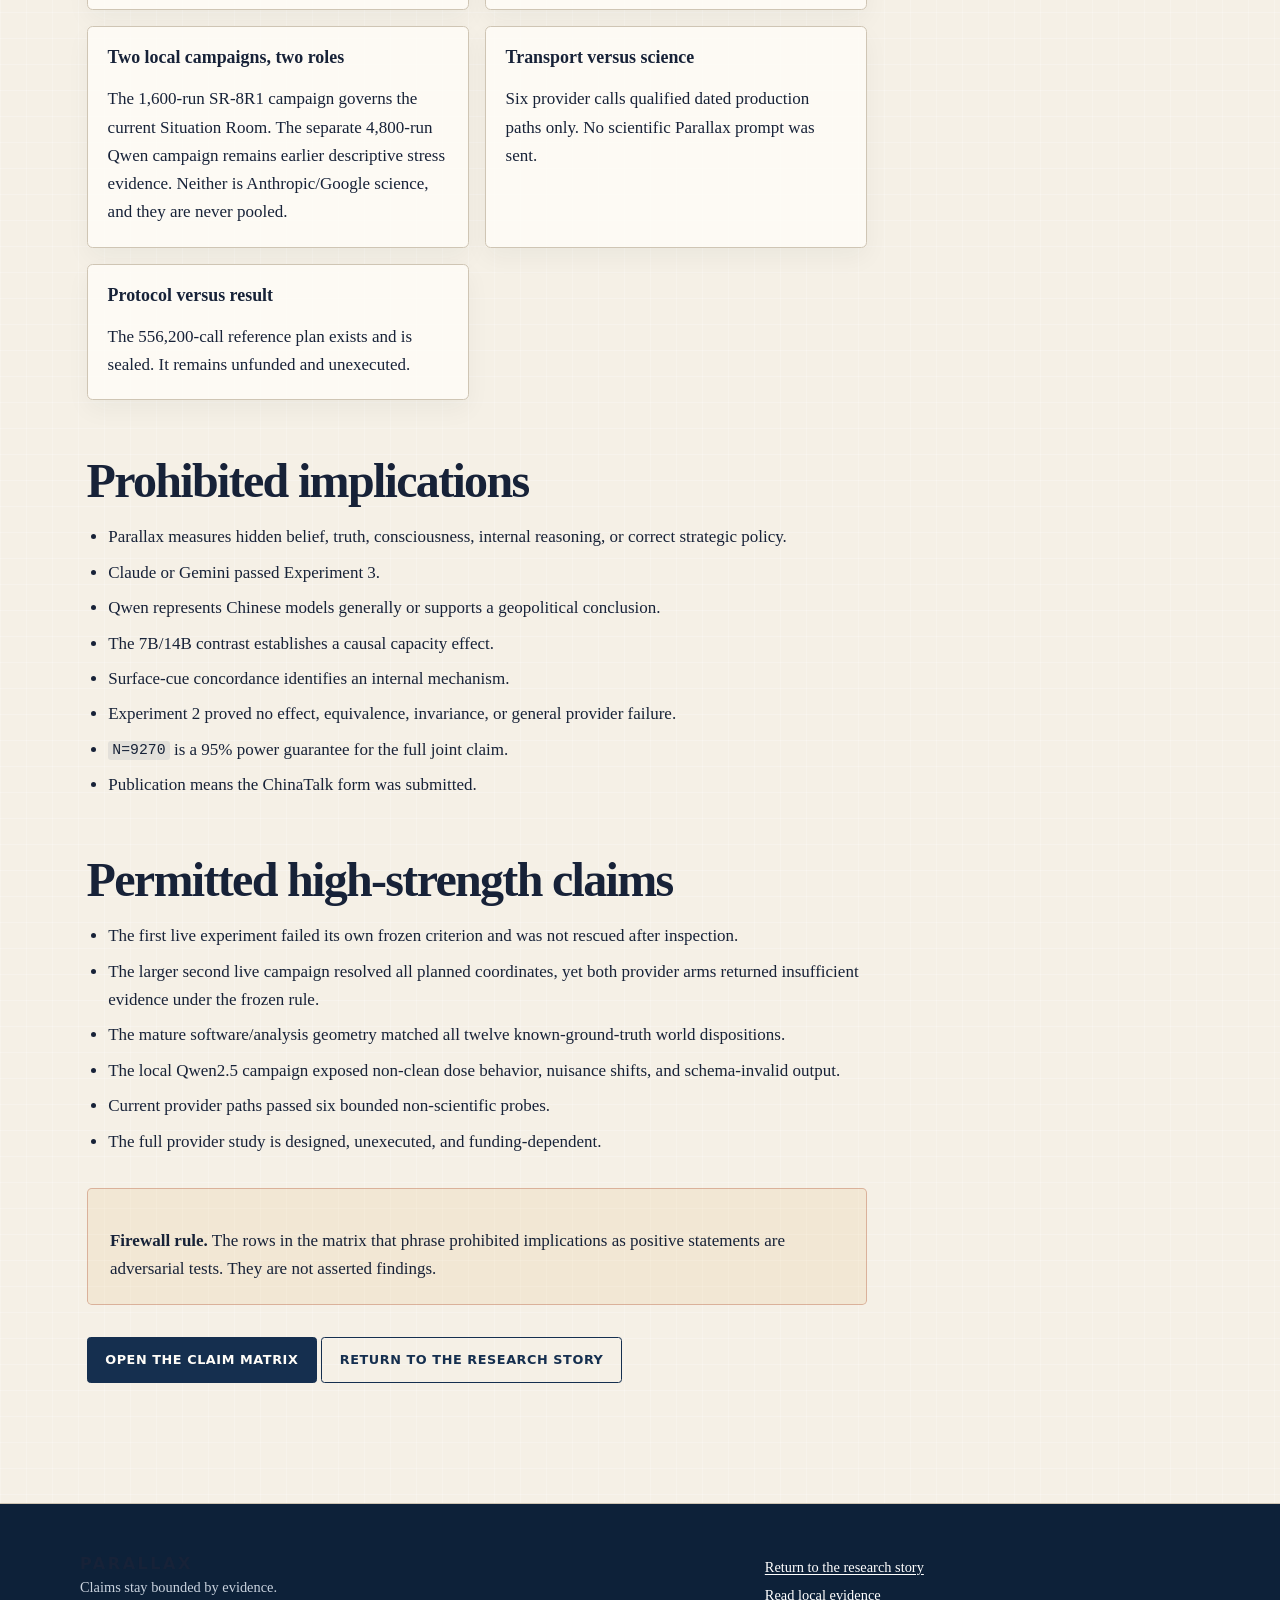
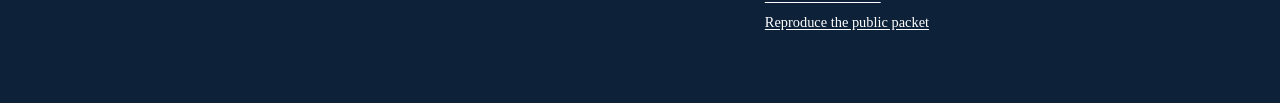
<file: governance/claim-firewall/index.html>
<!doctype html>
<html lang="en">
<head>
  <meta charset="utf-8">
  <meta name="viewport" content="width=device-width, initial-scale=1">
  <title>What the evidence supports — Parallax</title>
  <meta name="description" content="Human-readable August 23 claim-firewall review: what Parallax supports, what it excludes, and how evidence roles remain separate.">
  <meta name="robots" content="index,follow">
  <link rel="canonical" href="https://parallax.midex.app/governance/claim-firewall/">
  <link rel="stylesheet" href="../../styles.css?v=public-presentation-v2">
</head>
<body class="reader-page">
  <a class="skip-link" href="#main">Skip to the claim firewall review</a>
  <header class="site-header"><div class="nav-shell"><a class="brand" href="../../">Parallax</a><nav class="primary-nav" aria-label="Governance navigation"><a href="../../experiments/">Experiments</a><a href="../../evidence/local-surrogate-summary/">Local evidence</a><a href="../../reproduce/">Reproduce</a><a href="https://github.com/kevinadriancervantes/parallax">GitHub</a></nav></div></header>
  <main id="main">
    <section class="reader-hero"><div class="shell prose">
      <p class="kicker">What the evidence supports—and does not support</p>
      <h1>Keep the claim narrower than the evidence.</h1>
      <p class="lede">This page preserves negative and insufficient findings while preventing synthetic checks, local-model observations, transport probes, and an unexecuted protocol from being promoted into one another.</p>
      <div class="reader-meta"><span>Evidence roles separated</span><span>Negative results retained</span><span>Technical matrix available</span></div>
    </div></section>
    <section class="section"><div class="shell reader-layout">
      <article class="prose">
        <div class="source-bar"><div><strong>Source artifact</strong><br>The signed review text and claim matrix remain the audit sources.</div><div class="source-links"><a href="../claim-firewall-review.md">Raw Markdown</a> · <a href="../claim-evidence-matrix.csv">Claim/evidence matrix</a></div></div>
        <div class="reader-stat-grid" aria-label="Claim firewall status">
          <div class="reader-stat"><strong>Retained</strong><span>Experiment 1 negative result</span></div>
          <div class="reader-stat"><strong>Retained</strong><span>Experiment 2 insufficient-evidence result</span></div>
          <div class="reader-stat"><strong>None</strong><span>scientific Experiment 3 provider result</span></div>
        </div>
        <h2 id="read">How to read this review</h2>
        <p>The review asks whether a public statement stays inside the role of the evidence that supports it. A negative result is not weakened into a vague “interesting pattern,” and an engineering or descriptive observation is not upgraded into a scientific success.</p>
        <h2 id="distinctions">Load-bearing distinctions</h2>
        <div class="reader-card-grid">
          <article class="reader-card"><h3>Experiment 1 movement versus result</h3><p>Three complete units moved under relevant evidence, but one nuisance paraphrase also moved a response. The accepted frozen result remains <code>NOT_SUPPORTED</code>.</p></article>
          <article class="reader-card"><h3>Experiment 2 science versus engineering</h3><p>The 888-coordinate campaign was live science and returned <code>INSUFFICIENT_EVIDENCE</code> for both provider arms. Offline qualification established custody and replay only.</p></article>
          <article class="reader-card"><h3>Experiment 2 result versus archaeology</h3><p>The 66-valid-unit descriptive diagnosis does not replace the accepted confirmatory result.</p></article>
          <article class="reader-card"><h3>Synthetic versus real-model evidence</h3><p>The 6,674,400 oracle-matched evaluations validate software and analysis behavior, not model behavior.</p></article>
          <article class="reader-card"><h3>Two local campaigns, two roles</h3><p>The 1,600-run SR-8R1 campaign governs the current Situation Room. The separate 4,800-run Qwen campaign remains earlier descriptive stress evidence. Neither is Anthropic/Google science, and they are never pooled.</p></article>
          <article class="reader-card"><h3>Transport versus science</h3><p>Six provider calls qualified dated production paths only. No scientific Parallax prompt was sent.</p></article>
          <article class="reader-card"><h3>Protocol versus result</h3><p>The 556,200-call reference plan exists and is sealed. It remains unfunded and unexecuted.</p></article>
        </div>
        <h2 id="excluded">Prohibited implications</h2>
        <ul>
          <li>Parallax measures hidden belief, truth, consciousness, internal reasoning, or correct strategic policy.</li>
          <li>Claude or Gemini passed Experiment 3.</li>
          <li>Qwen represents Chinese models generally or supports a geopolitical conclusion.</li>
          <li>The 7B/14B contrast establishes a causal capacity effect.</li>
          <li>Surface-cue concordance identifies an internal mechanism.</li>
          <li>Experiment 2 proved no effect, equivalence, invariance, or general provider failure.</li>
          <li><code>N=9270</code> is a 95% power guarantee for the full joint claim.</li>
          <li>Publication means the ChinaTalk form was submitted.</li>
        </ul>
        <h2 id="permitted">Permitted high-strength claims</h2>
        <ul>
          <li>The first live experiment failed its own frozen criterion and was not rescued after inspection.</li>
          <li>The larger second live campaign resolved all planned coordinates, yet both provider arms returned insufficient evidence under the frozen rule.</li>
          <li>The mature software/analysis geometry matched all twelve known-ground-truth world dispositions.</li>
          <li>The local Qwen2.5 campaign exposed non-clean dose behavior, nuisance shifts, and schema-invalid output.</li>
          <li>Current provider paths passed six bounded non-scientific probes.</li>
          <li>The full provider study is designed, unexecuted, and funding-dependent.</li>
        </ul>
        <aside class="reader-note"><p><strong>Firewall rule.</strong> The rows in the matrix that phrase prohibited implications as positive statements are adversarial tests. They are not asserted findings.</p></aside>
        <p><a class="button" href="../claim-evidence-matrix.csv">Open the claim matrix</a> <a class="button secondary" href="../../">Return to the research story</a></p>
      </article>
      <aside class="reader-aside"><p class="kicker">On this page</p><ul><li><a href="#read">How to read it</a></li><li><a href="#distinctions">Key distinctions</a></li><li><a href="#excluded">Prohibited implications</a></li><li><a href="#permitted">Permitted claims</a></li></ul><p class="muted compact">The raw review is preserved for line-by-line audit.</p></aside>
    </div></section>
  </main>
  <footer class="footer"><div class="shell footer-grid"><div><p class="brand">Parallax</p><p>Claims stay bounded by evidence.</p></div><div><p><a href="../../">Return to the research story</a></p><p><a href="../../evidence/local-surrogate-summary/">Read local evidence</a></p><p><a href="../../reproduce/">Reproduce the public packet</a></p></div></div></footer>
</body>
</html>
</file>
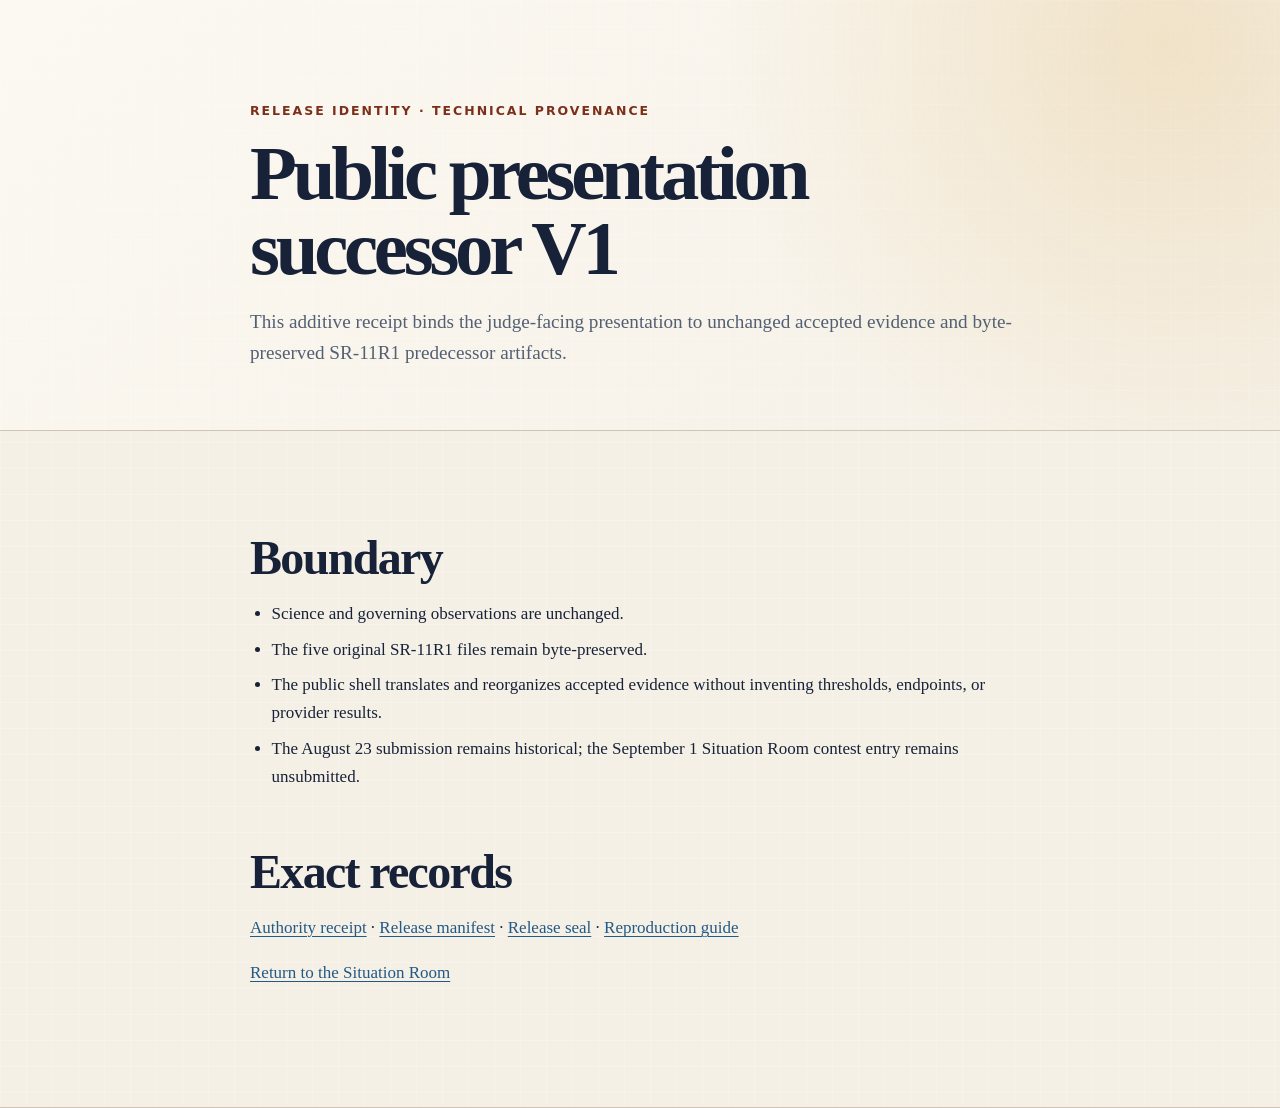
<file: publication/public-presentation-successor-v1/index.html>
<!doctype html><html lang="en"><head><meta charset="utf-8"><meta name="viewport" content="width=device-width,initial-scale=1"><title>Public presentation successor receipt — Parallax</title><meta name="robots" content="index,follow"><link rel="stylesheet" href="../../styles.css?v=public-presentation-v1"></head><body class="reader-page"><main><section class="reader-hero"><div class="shell prose"><p class="kicker">Release identity · technical provenance</p><h1>Public presentation successor V1</h1><p class="lede">This additive receipt binds the judge-facing presentation to unchanged accepted evidence and byte-preserved SR-11R1 predecessor artifacts.</p></div></section><section class="section"><div class="shell prose"><h2>Boundary</h2><ul><li>Science and governing observations are unchanged.</li><li>The five original SR-11R1 files remain byte-preserved.</li><li>The public shell translates and reorganizes accepted evidence without inventing thresholds, endpoints, or provider results.</li><li>The August 23 submission remains historical; the September 1 Situation Room contest entry remains unsubmitted.</li></ul><h2>Exact records</h2><p><a href="authority-receipt.json">Authority receipt</a> · <a href="release-manifest.json">Release manifest</a> · <a href="release-seal.json">Release seal</a> · <a href="../../reproduce/">Reproduction guide</a></p><p><a href="../../situation-room/">Return to the Situation Room</a></p></div></section></main></body></html>
</file>
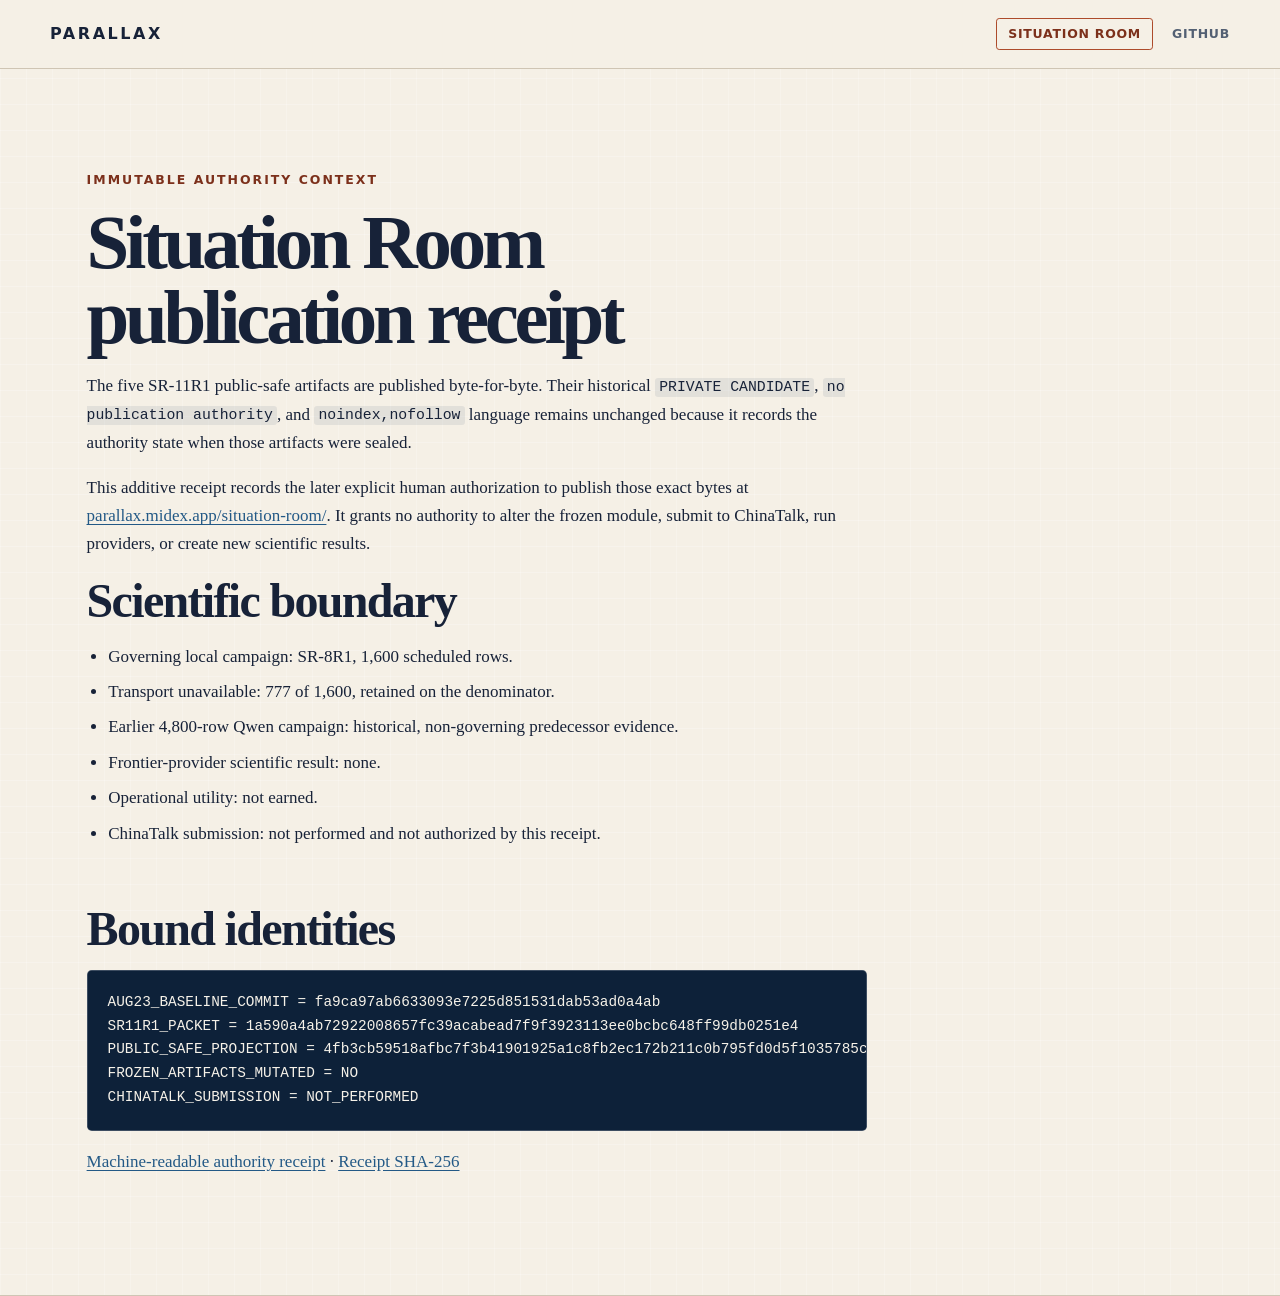
<file: publication/situation-room-v1/index.html>
<!doctype html>
<html lang="en">
<head>
  <meta charset="utf-8">
  <meta name="viewport" content="width=device-width, initial-scale=1">
  <title>Parallax — Situation Room publication receipt</title>
  <meta name="description" content="Authority and byte-preservation receipt for the public Parallax Situation Room.">
  <link rel="stylesheet" href="../../styles.css">
</head>
<body class="reader-page">
  <header class="site-header">
    <div class="nav-shell">
      <a class="brand" href="../../">Parallax</a>
      <nav class="primary-nav" aria-label="Primary navigation">
        <a class="nav-emphasis" href="../../situation-room/">Situation Room</a>
        <a href="https://github.com/kevinadriancervantes/parallax">GitHub</a>
      </nav>
    </div>
  </header>
  <main class="section">
    <div class="shell reader-layout">
      <article class="prose">
        <p class="kicker">Immutable authority context</p>
        <h1>Situation Room publication receipt</h1>
        <p>The five SR-11R1 public-safe artifacts are published byte-for-byte. Their historical <code>PRIVATE CANDIDATE</code>, <code>no publication authority</code>, and <code>noindex,nofollow</code> language remains unchanged because it records the authority state when those artifacts were sealed.</p>
        <p>This additive receipt records the later explicit human authorization to publish those exact bytes at <a href="../../situation-room/">parallax.midex.app/situation-room/</a>. It grants no authority to alter the frozen module, submit to ChinaTalk, run providers, or create new scientific results.</p>
        <h2>Scientific boundary</h2>
        <ul>
          <li>Governing local campaign: SR-8R1, 1,600 scheduled rows.</li>
          <li>Transport unavailable: 777 of 1,600, retained on the denominator.</li>
          <li>Earlier 4,800-row Qwen campaign: historical, non-governing predecessor evidence.</li>
          <li>Frontier-provider scientific result: none.</li>
          <li>Operational utility: not earned.</li>
          <li>ChinaTalk submission: not performed and not authorized by this receipt.</li>
        </ul>
        <h2>Bound identities</h2>
        <pre class="status-block">AUG23_BASELINE_COMMIT = fa9ca97ab6633093e7225d851531dab53ad0a4ab
SR11R1_PACKET = 1a590a4ab72922008657fc39acabead7f9f3923113ee0bcbc648ff99db0251e4
PUBLIC_SAFE_PROJECTION = 4fb3cb59518afbc7f3b41901925a1c8fb2ec172b211c0b795fd0d5f1035785c5
FROZEN_ARTIFACTS_MUTATED = NO
CHINATALK_SUBMISSION = NOT_PERFORMED</pre>
        <p><a href="authority-receipt.json">Machine-readable authority receipt</a> · <a href="authority-receipt.sha256">Receipt SHA-256</a></p>
      </article>
    </div>
  </main>
</body>
</html>
</file>
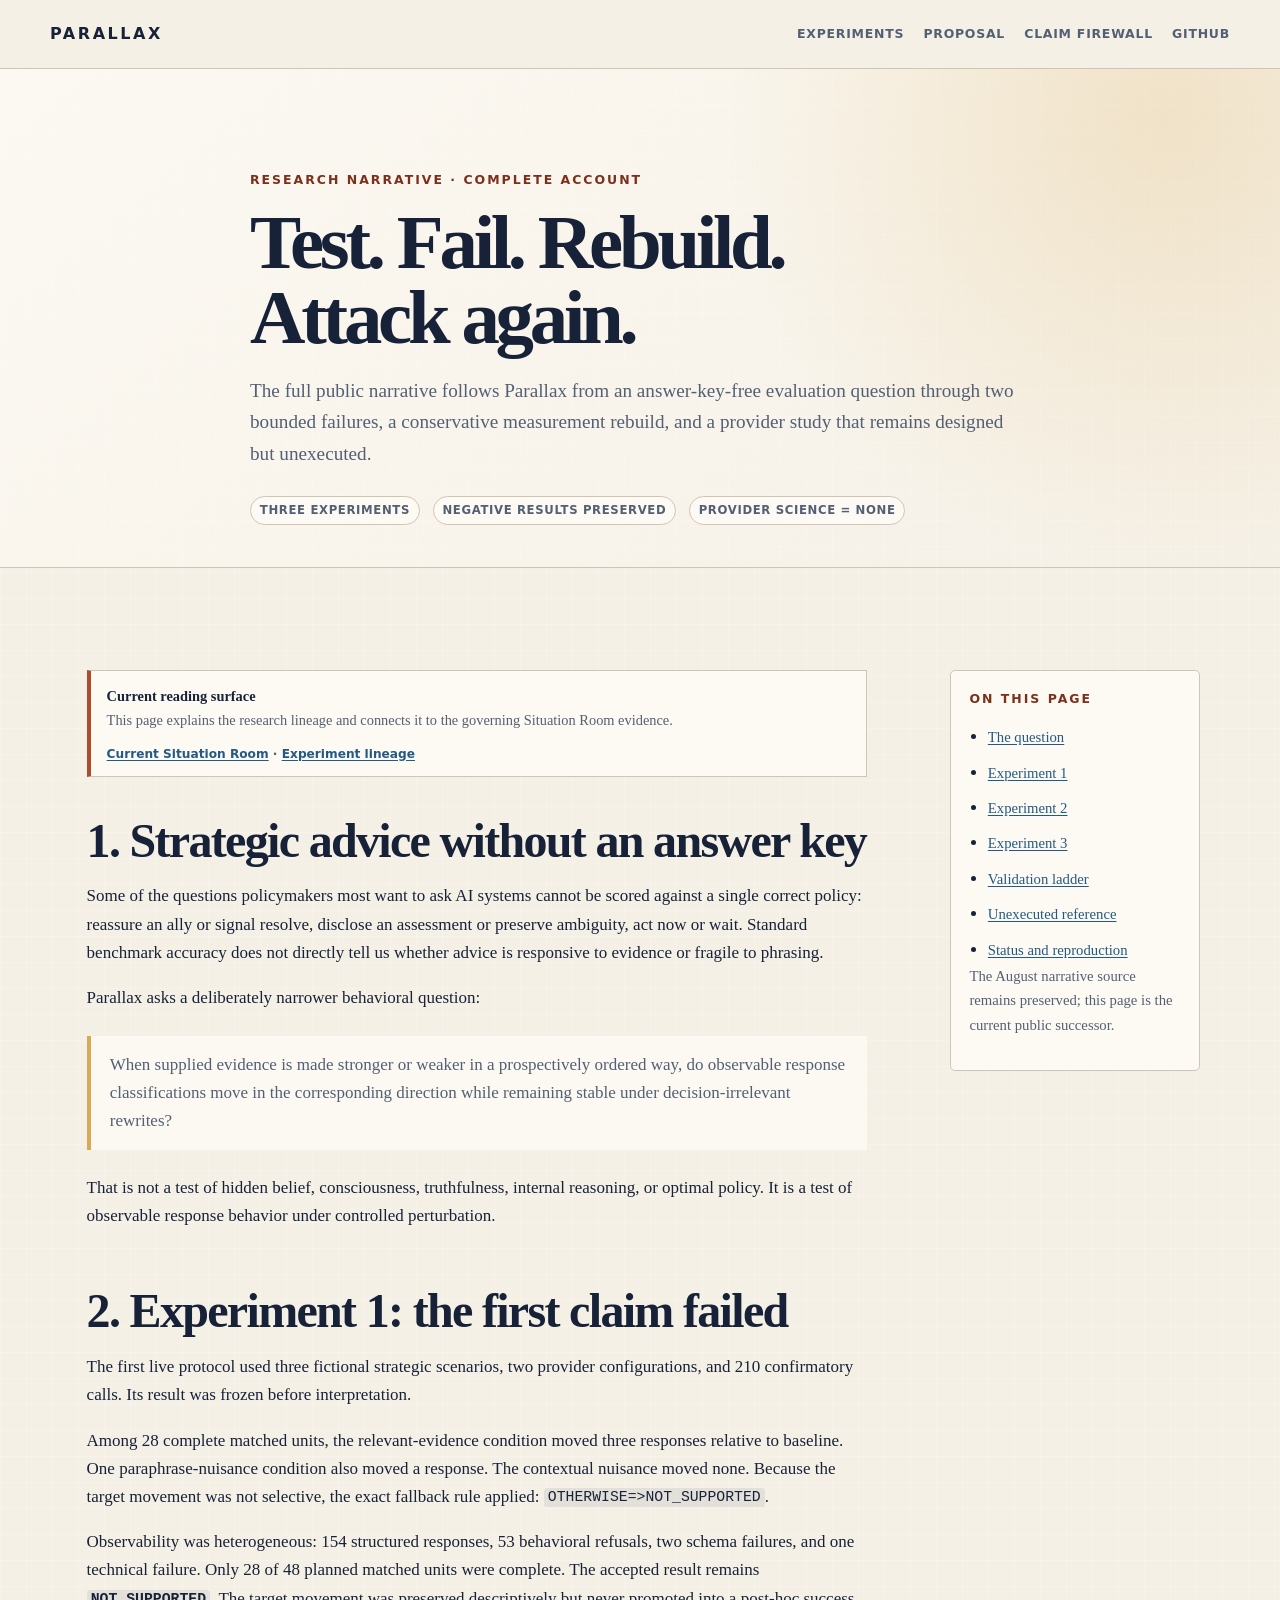
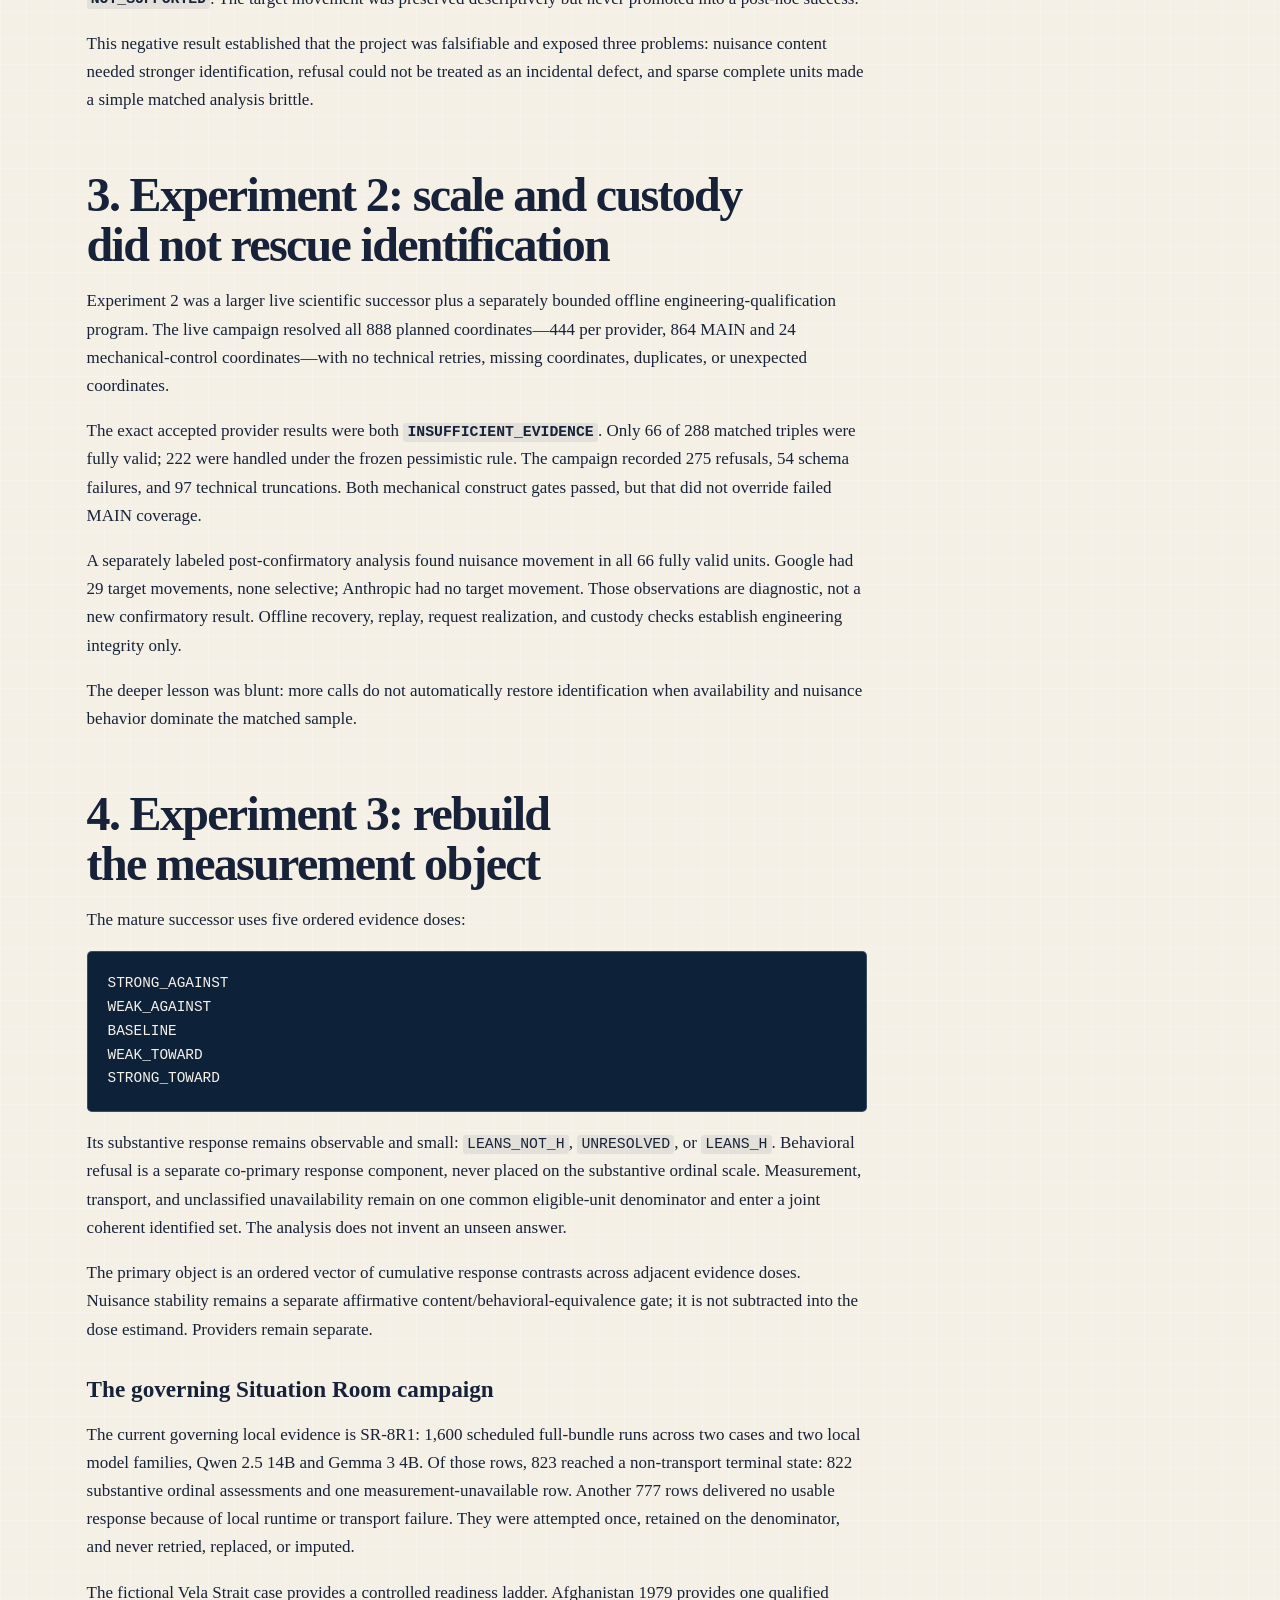
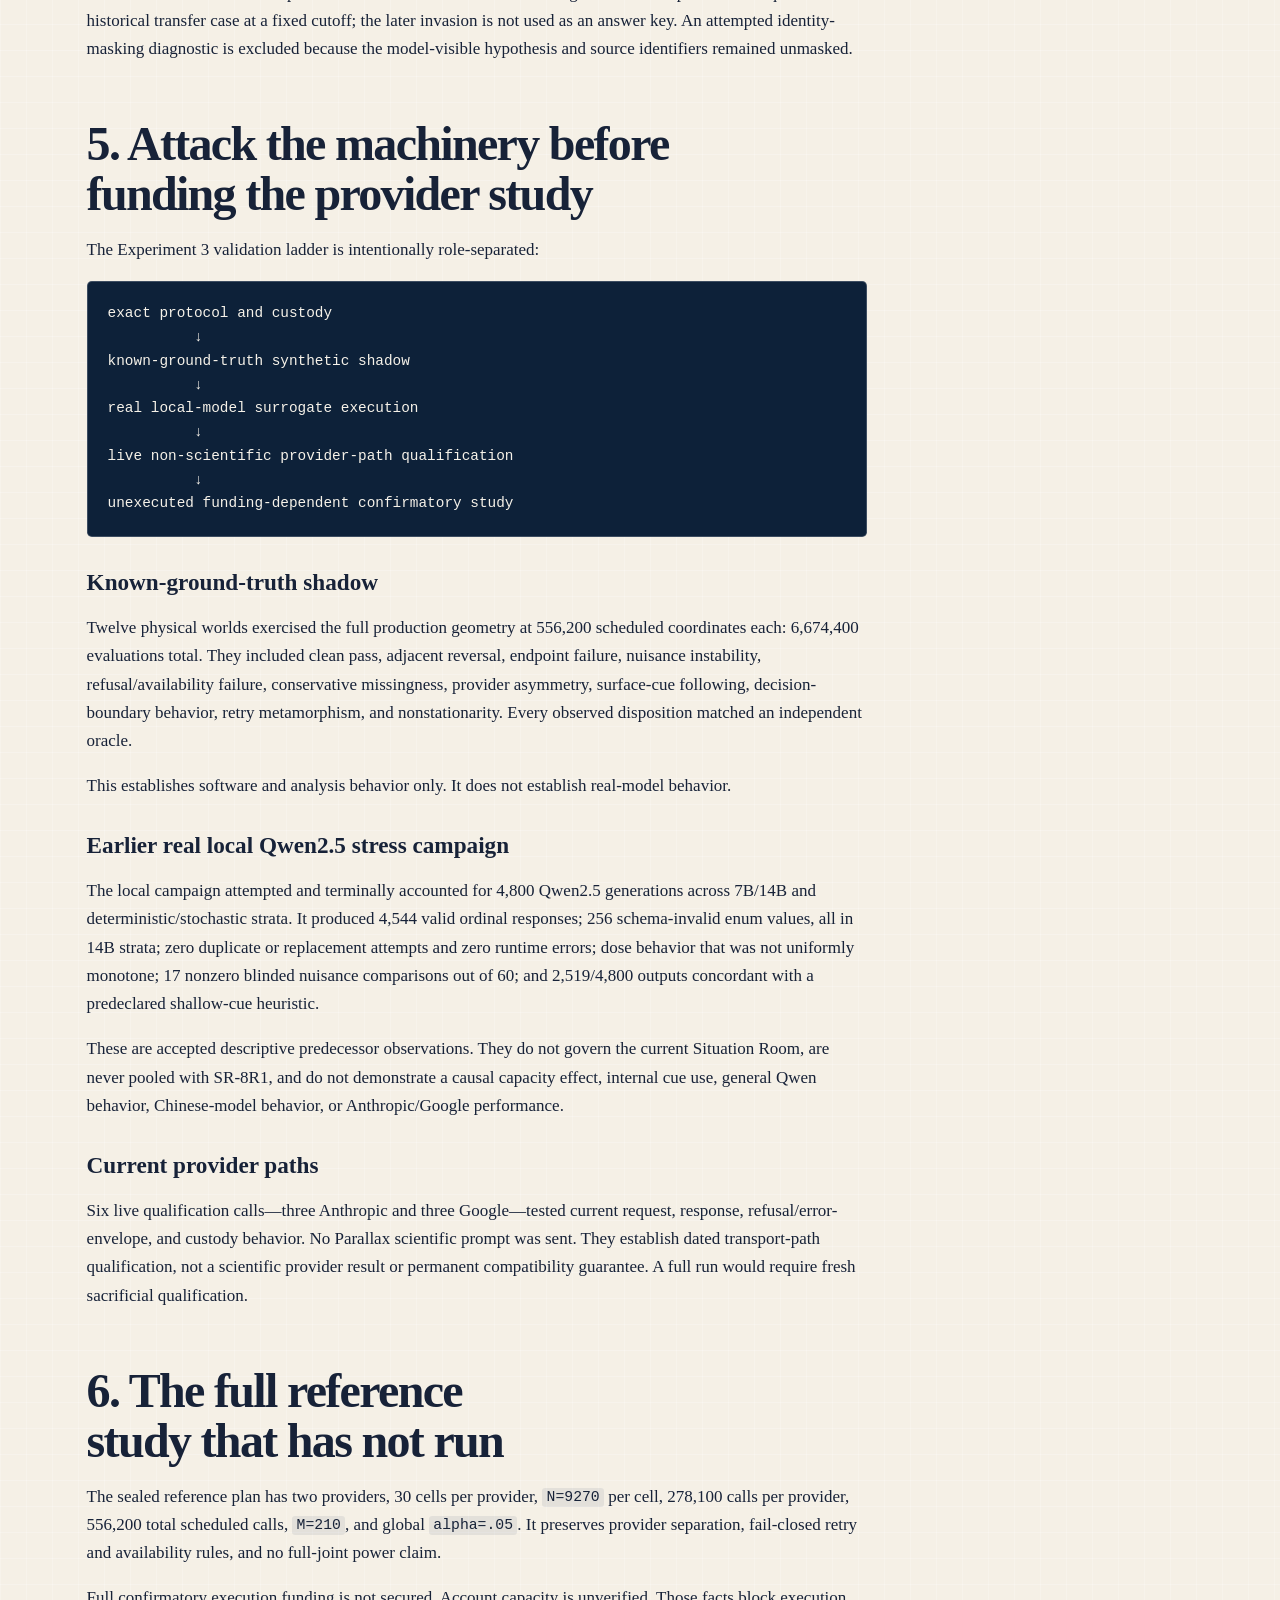
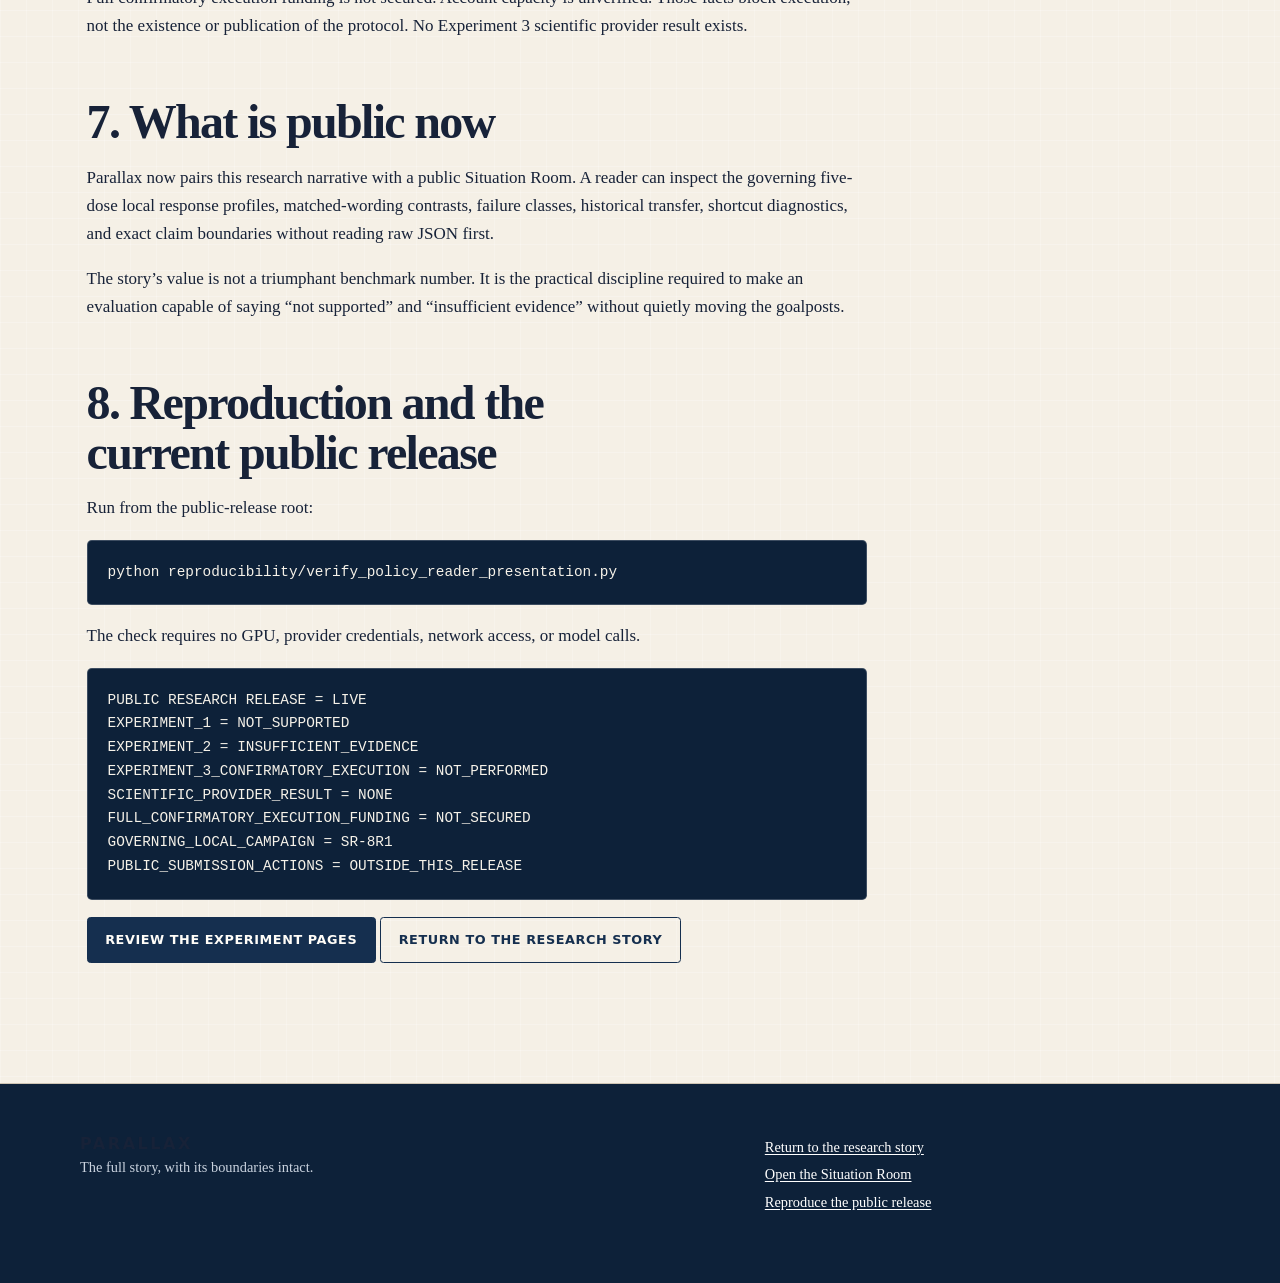
<file: research/narrative/index.html>
<!doctype html>
<html lang="en">
<head>
  <meta charset="utf-8">
  <meta name="viewport" content="width=device-width, initial-scale=1">
  <title>Full research narrative — Parallax</title>
  <meta name="description" content="The full Parallax research narrative: three experiments, preserved failures, local stress evidence, and the boundary around the unexecuted provider study.">
  <meta name="robots" content="index,follow">
  <link rel="canonical" href="https://parallax.midex.app/research/narrative/">
  <link rel="stylesheet" href="../../styles.css?v=public-presentation-v2">
</head>
<body class="reader-page">
  <a class="skip-link" href="#main">Skip to the full research narrative</a>
  <header class="site-header"><div class="nav-shell"><a class="brand" href="../../">Parallax</a><nav class="primary-nav" aria-label="Narrative navigation"><a href="../../experiments/">Experiments</a><a href="../../proposal/">Proposal</a><a href="../../governance/claim-firewall/">Claim firewall</a><a href="https://github.com/kevinadriancervantes/parallax">GitHub</a></nav></div></header>
  <main id="main">
    <section class="reader-hero"><div class="shell prose">
      <p class="kicker">Research narrative · complete account</p>
      <h1>Test. Fail. Rebuild. Attack again.</h1>
      <p class="lede">The full public narrative follows Parallax from an answer-key-free evaluation question through two bounded failures, a conservative measurement rebuild, and a provider study that remains designed but unexecuted.</p>
      <div class="reader-meta"><span>THREE EXPERIMENTS</span><span>NEGATIVE RESULTS PRESERVED</span><span>PROVIDER SCIENCE = NONE</span></div>
    </div></section>
    <section class="section"><div class="shell reader-layout">
      <article class="prose">
        <div class="source-bar"><div><strong>Current reading surface</strong><br>This page explains the research lineage and connects it to the governing Situation Room evidence.</div><div class="source-links"><a href="../../situation-room/">Current Situation Room</a> · <a href="../../experiments/">Experiment lineage</a></div></div>
        <h2 id="answer-key">1. Strategic advice without an answer key</h2>
        <p>Some of the questions policymakers most want to ask AI systems cannot be scored against a single correct policy: reassure an ally or signal resolve, disclose an assessment or preserve ambiguity, act now or wait. Standard benchmark accuracy does not directly tell us whether advice is responsive to evidence or fragile to phrasing.</p>
        <p>Parallax asks a deliberately narrower behavioral question:</p>
        <blockquote>When supplied evidence is made stronger or weaker in a prospectively ordered way, do observable response classifications move in the corresponding direction while remaining stable under decision-irrelevant rewrites?</blockquote>
        <p>That is not a test of hidden belief, consciousness, truthfulness, internal reasoning, or optimal policy. It is a test of observable response behavior under controlled perturbation.</p>
        <h2 id="experiment-1">2. Experiment 1: the first claim failed</h2>
        <p>The first live protocol used three fictional strategic scenarios, two provider configurations, and 210 confirmatory calls. Its result was frozen before interpretation.</p>
        <p>Among 28 complete matched units, the relevant-evidence condition moved three responses relative to baseline. One paraphrase-nuisance condition also moved a response. The contextual nuisance moved none. Because the target movement was not selective, the exact fallback rule applied: <code>OTHERWISE=&gt;NOT_SUPPORTED</code>.</p>
        <p>Observability was heterogeneous: 154 structured responses, 53 behavioral refusals, two schema failures, and one technical failure. Only 28 of 48 planned matched units were complete. The accepted result remains <strong><code>NOT_SUPPORTED</code></strong>. The target movement was preserved descriptively but never promoted into a post-hoc success.</p>
        <p>This negative result established that the project was falsifiable and exposed three problems: nuisance content needed stronger identification, refusal could not be treated as an incidental defect, and sparse complete units made a simple matched analysis brittle.</p>
        <h2 id="experiment-2">3. Experiment 2: scale and custody did not rescue identification</h2>
        <p>Experiment 2 was a larger live scientific successor plus a separately bounded offline engineering-qualification program. The live campaign resolved all 888 planned coordinates—444 per provider, 864 MAIN and 24 mechanical-control coordinates—with no technical retries, missing coordinates, duplicates, or unexpected coordinates.</p>
        <p>The exact accepted provider results were both <strong><code>INSUFFICIENT_EVIDENCE</code></strong>. Only 66 of 288 matched triples were fully valid; 222 were handled under the frozen pessimistic rule. The campaign recorded 275 refusals, 54 schema failures, and 97 technical truncations. Both mechanical construct gates passed, but that did not override failed MAIN coverage.</p>
        <p>A separately labeled post-confirmatory analysis found nuisance movement in all 66 fully valid units. Google had 29 target movements, none selective; Anthropic had no target movement. Those observations are diagnostic, not a new confirmatory result. Offline recovery, replay, request realization, and custody checks establish engineering integrity only.</p>
        <p>The deeper lesson was blunt: more calls do not automatically restore identification when availability and nuisance behavior dominate the matched sample.</p>
        <h2 id="experiment-3">4. Experiment 3: rebuild the measurement object</h2>
        <p>The mature successor uses five ordered evidence doses:</p>
        <pre class="status-block" aria-label="Five evidence doses">STRONG_AGAINST
WEAK_AGAINST
BASELINE
WEAK_TOWARD
STRONG_TOWARD</pre>
        <p>Its substantive response remains observable and small: <code>LEANS_NOT_H</code>, <code>UNRESOLVED</code>, or <code>LEANS_H</code>. Behavioral refusal is a separate co-primary response component, never placed on the substantive ordinal scale. Measurement, transport, and unclassified unavailability remain on one common eligible-unit denominator and enter a joint coherent identified set. The analysis does not invent an unseen answer.</p>
        <p>The primary object is an ordered vector of cumulative response contrasts across adjacent evidence doses. Nuisance stability remains a separate affirmative content/behavioral-equivalence gate; it is not subtracted into the dose estimand. Providers remain separate.</p>
        <h3>The governing Situation Room campaign</h3>
        <p>The current governing local evidence is SR-8R1: 1,600 scheduled full-bundle runs across two cases and two local model families, Qwen 2.5 14B and Gemma 3 4B. Of those rows, 823 reached a non-transport terminal state: 822 substantive ordinal assessments and one measurement-unavailable row. Another 777 rows delivered no usable response because of local runtime or transport failure. They were attempted once, retained on the denominator, and never retried, replaced, or imputed.</p>
        <p>The fictional Vela Strait case provides a controlled readiness ladder. Afghanistan 1979 provides one qualified historical transfer case at a fixed cutoff; the later invasion is not used as an answer key. An attempted identity-masking diagnostic is excluded because the model-visible hypothesis and source identifiers remained unmasked.</p>
        <h2 id="attack">5. Attack the machinery before funding the provider study</h2>
        <p>The Experiment 3 validation ladder is intentionally role-separated:</p>
        <pre class="status-block" aria-label="Validation ladder">exact protocol and custody
          ↓
known-ground-truth synthetic shadow
          ↓
real local-model surrogate execution
          ↓
live non-scientific provider-path qualification
          ↓
unexecuted funding-dependent confirmatory study</pre>
        <h3>Known-ground-truth shadow</h3>
        <p>Twelve physical worlds exercised the full production geometry at 556,200 scheduled coordinates each: 6,674,400 evaluations total. They included clean pass, adjacent reversal, endpoint failure, nuisance instability, refusal/availability failure, conservative missingness, provider asymmetry, surface-cue following, decision-boundary behavior, retry metamorphism, and nonstationarity. Every observed disposition matched an independent oracle.</p>
        <p>This establishes software and analysis behavior only. It does not establish real-model behavior.</p>
        <h3>Earlier real local Qwen2.5 stress campaign</h3>
        <p>The local campaign attempted and terminally accounted for 4,800 Qwen2.5 generations across 7B/14B and deterministic/stochastic strata. It produced 4,544 valid ordinal responses; 256 schema-invalid enum values, all in 14B strata; zero duplicate or replacement attempts and zero runtime errors; dose behavior that was not uniformly monotone; 17 nonzero blinded nuisance comparisons out of 60; and 2,519/4,800 outputs concordant with a predeclared shallow-cue heuristic.</p>
        <p>These are accepted descriptive predecessor observations. They do not govern the current Situation Room, are never pooled with SR-8R1, and do not demonstrate a causal capacity effect, internal cue use, general Qwen behavior, Chinese-model behavior, or Anthropic/Google performance.</p>
        <h3>Current provider paths</h3>
        <p>Six live qualification calls—three Anthropic and three Google—tested current request, response, refusal/error-envelope, and custody behavior. No Parallax scientific prompt was sent. They establish dated transport-path qualification, not a scientific provider result or permanent compatibility guarantee. A full run would require fresh sacrificial qualification.</p>
        <h2 id="reference">6. The full reference study that has not run</h2>
        <p>The sealed reference plan has two providers, 30 cells per provider, <code>N=9270</code> per cell, 278,100 calls per provider, 556,200 total scheduled calls, <code>M=210</code>, and global <code>alpha=.05</code>. It preserves provider separation, fail-closed retry and availability rules, and no full-joint power claim.</p>
        <p>Full confirmatory execution funding is not secured. Account capacity is unverified. Those facts block execution, not the existence or publication of the protocol. No Experiment 3 scientific provider result exists.</p>
        <h2 id="commission">7. What is public now</h2>
        <p>Parallax now pairs this research narrative with a public Situation Room. A reader can inspect the governing five-dose local response profiles, matched-wording contrasts, failure classes, historical transfer, shortcut diagnostics, and exact claim boundaries without reading raw JSON first.</p>
        <p>The story’s value is not a triumphant benchmark number. It is the practical discipline required to make an evaluation capable of saying “not supported” and “insufficient evidence” without quietly moving the goalposts.</p>
        <h2 id="reproduction">8. Reproduction and the current public release</h2>
        <p>Run from the public-release root:</p>
        <pre class="status-block" aria-label="Reproduction command">python reproducibility/verify_policy_reader_presentation.py</pre>
        <p>The check requires no GPU, provider credentials, network access, or model calls.</p>
        <pre class="status-block" aria-label="Current release status">PUBLIC RESEARCH RELEASE = LIVE
EXPERIMENT_1 = NOT_SUPPORTED
EXPERIMENT_2 = INSUFFICIENT_EVIDENCE
EXPERIMENT_3_CONFIRMATORY_EXECUTION = NOT_PERFORMED
SCIENTIFIC_PROVIDER_RESULT = NONE
FULL_CONFIRMATORY_EXECUTION_FUNDING = NOT_SECURED
GOVERNING_LOCAL_CAMPAIGN = SR-8R1
PUBLIC_SUBMISSION_ACTIONS = OUTSIDE_THIS_RELEASE</pre>
        <p><a class="button" href="../../experiments/">Review the experiment pages</a> <a class="button secondary" href="../../">Return to the research story</a></p>
      </article>
      <aside class="reader-aside"><p class="kicker">On this page</p><ul><li><a href="#answer-key">The question</a></li><li><a href="#experiment-1">Experiment 1</a></li><li><a href="#experiment-2">Experiment 2</a></li><li><a href="#experiment-3">Experiment 3</a></li><li><a href="#attack">Validation ladder</a></li><li><a href="#reference">Unexecuted reference</a></li><li><a href="#reproduction">Status and reproduction</a></li></ul><p class="muted compact">The August narrative source remains preserved; this page is the current public successor.</p></aside>
    </div></section>
  </main>
  <footer class="footer"><div class="shell footer-grid"><div><p class="brand">Parallax</p><p>The full story, with its boundaries intact.</p></div><div><p><a href="../../">Return to the research story</a></p><p><a href="../../situation-room/">Open the Situation Room</a></p><p><a href="../../reproduce/">Reproduce the public release</a></p></div></div></footer>
</body>
</html>
</file>
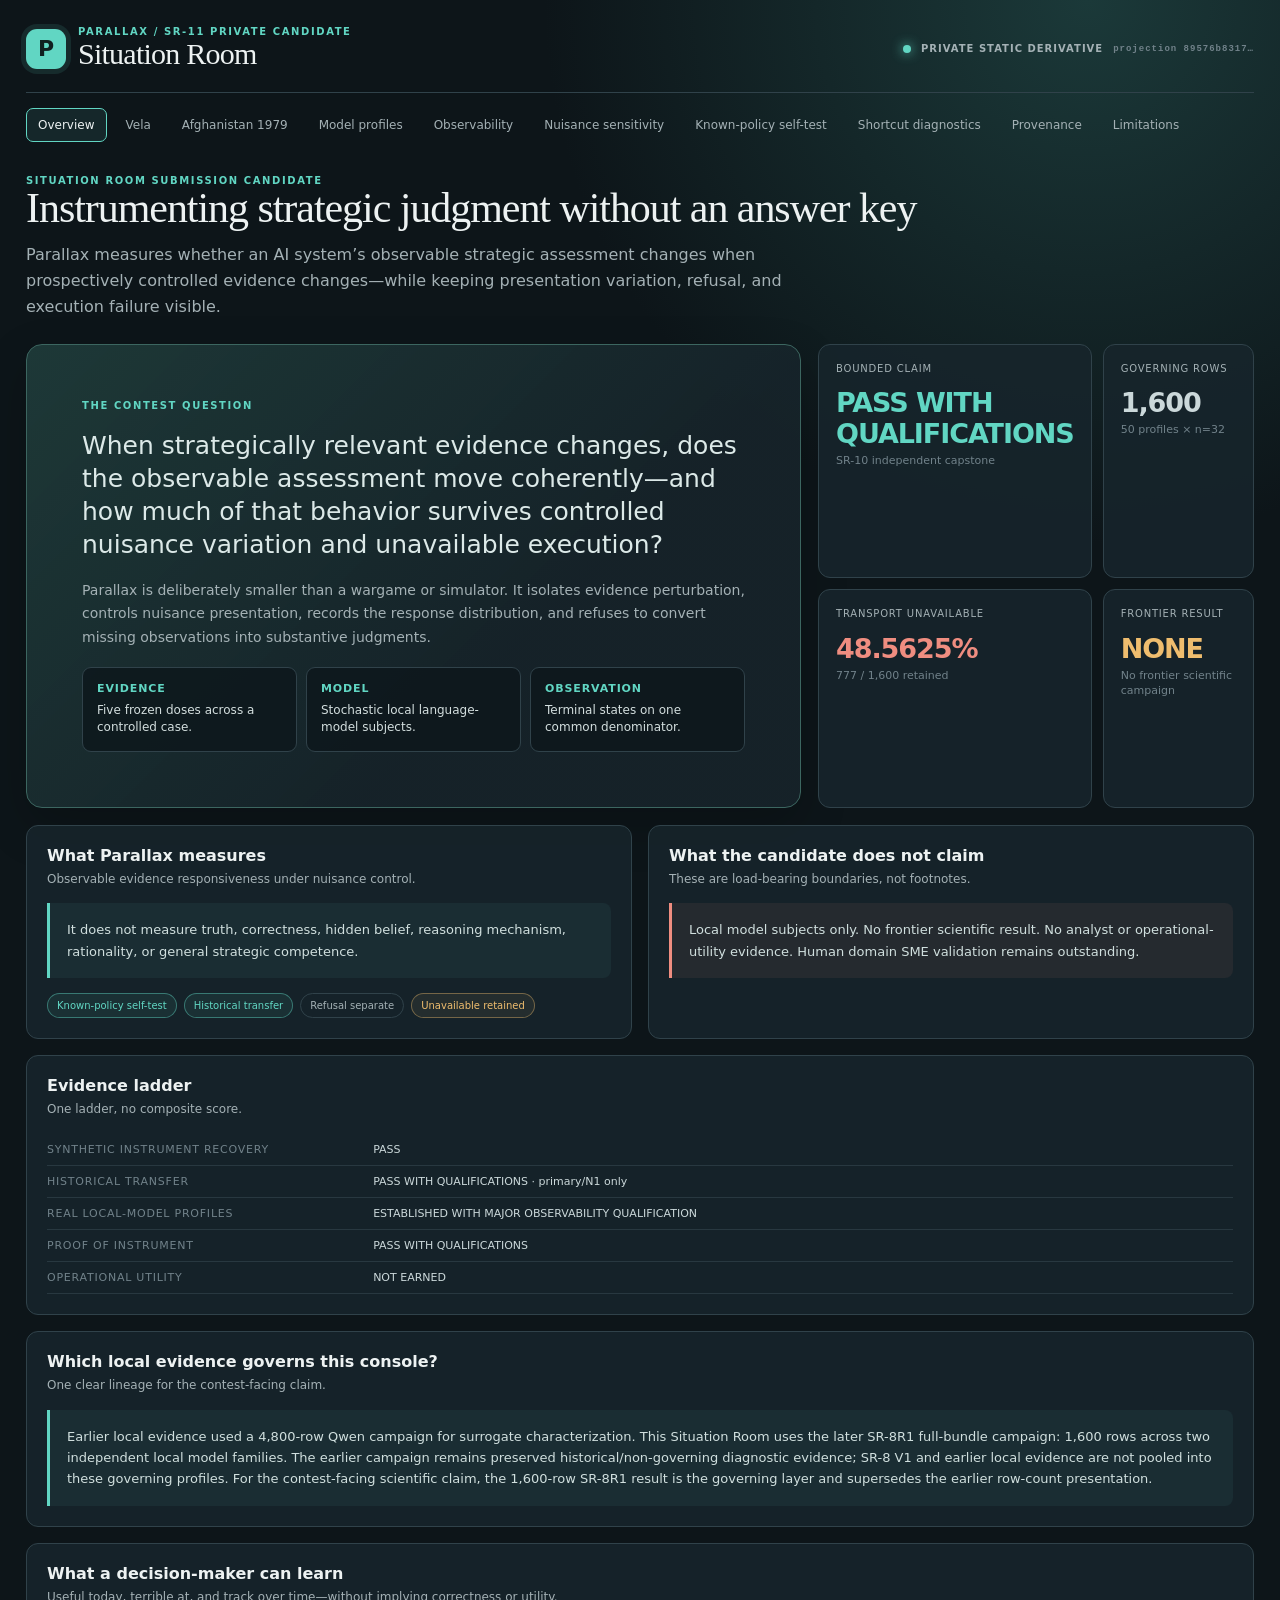
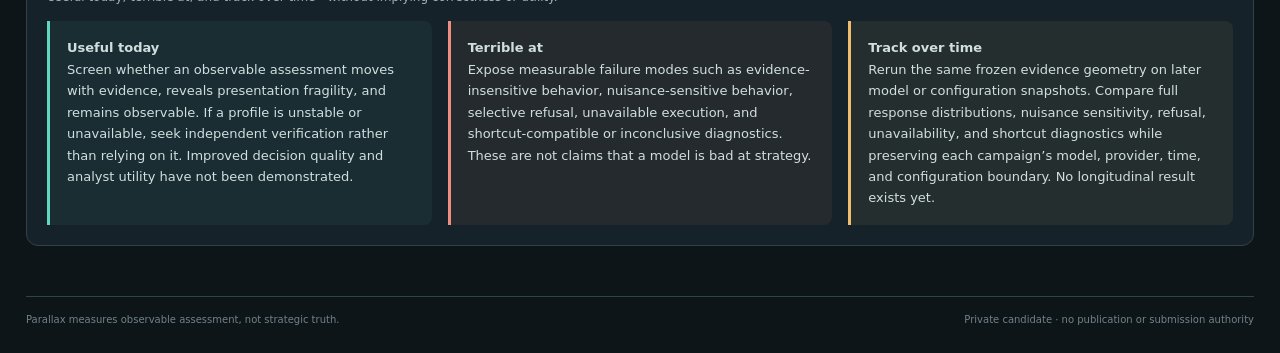
<file: situation-room/provenance/sr11r1-frozen/index.html>
<!doctype html>
<html lang="en">
<head>
  <meta charset="utf-8">
  <meta name="viewport" content="width=device-width, initial-scale=1">
  <meta name="robots" content="noindex,nofollow">
  <meta name="description" content="Parallax — instrumenting strategic judgment without an answer key.">
  <title>Parallax — Situation Room submission candidate</title>
  <link rel="stylesheet" href="styles.css">
</head>
<body>
  <div class="shell">
    <header class="topbar">
      <div class="brand">
        <div class="mark" aria-hidden="true">P</div>
        <div><div class="eyebrow">PARALLAX / SR-11 PRIVATE CANDIDATE</div><h1>Situation Room</h1></div>
      </div>
      <div class="status"><span class="dot"></span><span>PRIVATE STATIC DERIVATIVE</span><span id="build-id">loading…</span></div>
    </header>
    <nav class="nav" aria-label="Contest candidate views">
      <button class="nav-item active" data-view="overview">Overview</button>
      <button class="nav-item" data-view="vela">Vela</button>
      <button class="nav-item" data-view="afghanistan">Afghanistan 1979</button>
      <button class="nav-item" data-view="profiles">Model profiles</button>
      <button class="nav-item" data-view="observability">Observability</button>
      <button class="nav-item" data-view="nuisance">Nuisance sensitivity</button>
      <button class="nav-item" data-view="known-policy">Known-policy self-test</button>
      <button class="nav-item" data-view="shortcuts">Shortcut diagnostics</button>
      <button class="nav-item" data-view="provenance">Provenance</button>
      <button class="nav-item" data-view="limitations">Limitations</button>
    </nav>
    <main id="view" class="view" aria-live="polite"><div class="loading">Loading sealed projection…</div></main>
    <footer class="footer"><span>Parallax measures observable assessment, not strategic truth.</span><span>Private candidate · no publication or submission authority</span></footer>
  </div>
  <script src="app.js"></script>
</body>
</html>
</file>
<file: styles.css>
:root {
  color-scheme: light;
  --paper: #f5f0e6;
  --paper-deep: #e8dfce;
  --ink: #172238;
  --ink-soft: #536073;
  --navy: #152f4f;
  --navy-bright: #235986;
  --rust: #ad4b2b;
  --rust-dark: #7c301b;
  --gold: #d9aa55;
  --white: #fffdf8;
  --green: #416a55;
  --line: #cfc5b4;
  --shadow: 0 18px 50px rgba(28, 39, 53, .09);
}

* { box-sizing: border-box; }

html {
  scroll-behavior: smooth;
  scroll-padding-top: 5rem;
}

body {
  margin: 0;
  color: var(--ink);
  background:
    linear-gradient(rgba(255,255,255,.23) 1px, transparent 1px),
    linear-gradient(90deg, rgba(255,255,255,.18) 1px, transparent 1px),
    var(--paper);
  background-size: 26px 26px;
  font: 17px/1.66 Georgia, "Times New Roman", serif;
  text-rendering: optimizeLegibility;
}

a { color: var(--navy-bright); text-underline-offset: .16em; }
a:hover { color: var(--rust); }
a:focus-visible, button:focus-visible, summary:focus-visible {
  outline: 3px solid var(--gold);
  outline-offset: 3px;
}

img, svg { max-width: 100%; height: auto; }

.skip-link {
  position: fixed;
  left: 1rem;
  top: -5rem;
  z-index: 100;
  padding: .65rem 1rem;
  background: var(--white);
  color: var(--ink);
  border: 2px solid var(--rust);
  border-radius: .25rem;
}

.skip-link:focus { top: 1rem; }

.site-header {
  position: sticky;
  top: 0;
  z-index: 20;
  background: rgba(245, 240, 230, .95);
  border-bottom: 1px solid var(--line);
  backdrop-filter: blur(12px);
}

.nav-shell {
  width: min(1180px, calc(100% - 2.4rem));
  min-height: 4.25rem;
  margin: 0 auto;
  display: flex;
  align-items: center;
  justify-content: space-between;
  gap: 1.5rem;
}

.brand {
  color: var(--ink);
  font: 800 1rem/1 system-ui, -apple-system, "Segoe UI", sans-serif;
  letter-spacing: .16em;
  text-decoration: none;
  text-transform: uppercase;
  white-space: nowrap;
}

.primary-nav {
  display: flex;
  align-items: center;
  flex-wrap: wrap;
  justify-content: flex-end;
  gap: .35rem 1.2rem;
  font: 650 .78rem/1.25 system-ui, -apple-system, "Segoe UI", sans-serif;
  letter-spacing: .06em;
  text-transform: uppercase;
}

.primary-nav a { color: var(--ink-soft); text-decoration: none; }
.primary-nav a:hover { color: var(--rust); }
.primary-nav .nav-emphasis {
  padding: .42rem .68rem;
  border: 1px solid var(--rust);
  border-radius: .2rem;
  color: var(--rust-dark);
}

.mobile-header-actions { display: none; align-items: center; gap: .45rem; }
.nav-toggle {
  display: inline-flex;
  align-items: center;
  gap: .38rem;
  min-width: 44px;
  min-height: 44px;
  padding: .45rem .6rem;
  border: 1px solid var(--navy);
  border-radius: .22rem;
  background: transparent;
  color: var(--navy);
  font: 750 .72rem/1 system-ui, -apple-system, "Segoe UI", sans-serif;
  letter-spacing: .05em;
  text-transform: uppercase;
}
.nav-toggle-icon { font-size: 1rem; line-height: 1; }
.mobile-sr-cta { display: none; }

main { overflow: hidden; }

.shell {
  width: min(1120px, calc(100% - 2.4rem));
  margin-inline: auto;
}

.hero {
  position: relative;
  padding: clamp(4rem, 9vw, 8rem) 0 3.4rem;
  background:
    radial-gradient(circle at 91% 10%, rgba(217,170,85,.28), transparent 31rem),
    linear-gradient(140deg, rgba(255,253,248,.55), rgba(245,240,230,.2));
  border-bottom: 1px solid var(--line);
}

.hero::after {
  content: "";
  position: absolute;
  right: max(2rem, calc((100vw - 1120px) / 2));
  top: 4.8rem;
  width: clamp(7rem, 16vw, 13rem);
  aspect-ratio: 1;
  border: 1px solid rgba(173, 75, 43, .28);
  border-radius: 50%;
  box-shadow: 0 0 0 2rem rgba(173,75,43,.035), 0 0 0 4rem rgba(21,47,79,.025);
  pointer-events: none;
}

.kicker {
  margin: 0 0 1rem;
  color: var(--rust-dark);
  font: 800 .78rem/1.4 system-ui, -apple-system, "Segoe UI", sans-serif;
  letter-spacing: .16em;
  text-transform: uppercase;
}

h1, h2, h3 {
  color: var(--ink);
  font-family: Georgia, "Times New Roman", serif;
  text-wrap: balance;
}

h1 {
  max-width: 900px;
  margin: 0;
  font-size: clamp(2.75rem, 7.2vw, 6.35rem);
  line-height: .98;
  letter-spacing: -.055em;
}

.hero .lede {
  max-width: 790px;
  margin: 1.7rem 0 0;
  color: var(--ink-soft);
  font-size: clamp(1.17rem, 2vw, 1.52rem);
  line-height: 1.53;
}

.actions {
  display: flex;
  flex-wrap: wrap;
  gap: .75rem;
  margin-top: 2rem;
}

.button {
  display: inline-flex;
  align-items: center;
  justify-content: center;
  min-height: 2.9rem;
  padding: .7rem 1.1rem;
  border: 1px solid var(--navy);
  border-radius: .22rem;
  background: var(--navy);
  color: var(--white);
  font: 750 .8rem/1.25 system-ui, -apple-system, "Segoe UI", sans-serif;
  letter-spacing: .045em;
  text-decoration: none;
  text-transform: uppercase;
}

.button:hover { background: var(--rust-dark); border-color: var(--rust-dark); color: white; }
.button.secondary { background: transparent; color: var(--navy); }
.button.secondary:hover { background: var(--white); color: var(--rust-dark); }

.result-strip {
  display: grid;
  grid-template-columns: repeat(3, 1fr);
  gap: 1px;
  margin-top: clamp(3rem, 7vw, 5rem);
  overflow: hidden;
  border: 1px solid var(--line);
  border-radius: .4rem;
  background: var(--line);
  box-shadow: var(--shadow);
}

.result-strip > div {
  min-width: 0;
  padding: 1.15rem 1.3rem;
  background: rgba(255,253,248,.92);
}

.result-strip .label,
.eyebrow {
  display: block;
  margin-bottom: .35rem;
  color: var(--ink-soft);
  font: 750 .69rem/1.35 system-ui, -apple-system, "Segoe UI", sans-serif;
  letter-spacing: .12em;
  text-transform: uppercase;
}

.result-strip strong {
  display: block;
  color: var(--ink);
  font: 800 1.02rem/1.35 system-ui, -apple-system, "Segoe UI", sans-serif;
}

.negative { color: var(--rust-dark) !important; }

.situation-room-launch {
  background:
    linear-gradient(135deg, rgba(21,47,79,.98), rgba(13,33,57,.98)),
    var(--navy);
  color: #e9edf2;
}

.situation-room-launch h2,
.situation-room-launch h3,
.situation-room-launch a { color: white; }

.situation-room-launch .kicker { color: #efc77b; }

.situation-room-grid {
  display: grid;
  grid-template-columns: minmax(0, 1.15fr) minmax(20rem, .85fr);
  gap: clamp(2rem, 6vw, 5rem);
  align-items: center;
}

.situation-room-lede {
  max-width: 45rem;
  color: #d2dae5;
  font-size: 1.16rem;
}

.situation-room-launch .button { border-color: var(--gold); background: var(--gold); color: var(--ink); }
.situation-room-launch .button:hover { border-color: white; background: white; color: var(--ink); }
.situation-room-launch .button.secondary { border-color: #d2dae5; background: transparent; color: white; }

.situation-room-context {
  padding: clamp(1.35rem, 3vw, 2rem);
  border: 1px solid rgba(255,255,255,.24);
  border-radius: .4rem;
  background: rgba(255,255,255,.075);
}

.situation-room-context ul { margin: 1.2rem 0; padding-left: 1.2rem; }
.situation-room-context li + li { margin-top: .7rem; }
.situation-room-context code { color: #ffe1a4; }

.section {
  padding: clamp(4.2rem, 8vw, 7rem) 0;
  border-bottom: 1px solid var(--line);
}

.section.tint { background: rgba(255,253,248,.6); }
.section.dark { background: var(--navy); color: #e9edf2; }
.section.dark h2, .section.dark h3, .section.dark a { color: white; }
.section.dark .section-intro, .section.dark .muted { color: #c9d2de; }

.section-heading {
  display: grid;
  grid-template-columns: minmax(0, 1fr) minmax(18rem, .65fr);
  gap: 3rem;
  align-items: end;
  margin-bottom: 2.5rem;
}

h2 {
  margin: 0;
  font-size: clamp(2.15rem, 4.3vw, 4rem);
  line-height: 1.04;
  letter-spacing: -.035em;
}

h3 {
  margin: 0 0 .7rem;
  font-size: 1.45rem;
  line-height: 1.2;
}

.section-intro {
  margin: 0;
  color: var(--ink-soft);
  font-size: 1.08rem;
}

.brief-grid {
  display: grid;
  grid-template-columns: repeat(3, 1fr);
  gap: 1rem;
}

.brief-card, .fact-card, .experiment-card {
  position: relative;
  border: 1px solid var(--line);
  border-radius: .36rem;
  background: rgba(255,253,248,.82);
  box-shadow: 0 10px 25px rgba(28,39,53,.045);
}

.brief-card { padding: 1.35rem; }
.brief-card p, .fact-card p, .experiment-card p { margin: 0; }
.brief-card .number {
  color: var(--rust);
  font: 850 1.8rem/1 system-ui, -apple-system, "Segoe UI", sans-serif;
}

.brief-card h3 { margin-top: .8rem; font-size: 1.12rem; }
.brief-card p { color: var(--ink-soft); font-size: .95rem; }

.lineage {
  display: grid;
  grid-template-columns: 1fr auto 1fr auto 1fr;
  gap: 1rem;
  align-items: stretch;
  margin-top: 2.4rem;
}

.lineage-arrow {
  align-self: center;
  color: var(--rust);
  font: 300 2rem/1 system-ui, sans-serif;
}

.experiment-card {
  display: flex;
  flex-direction: column;
  padding: 1.55rem;
}

.experiment-card .experiment-number {
  color: var(--rust-dark);
  font: 800 .7rem/1.3 system-ui, -apple-system, "Segoe UI", sans-serif;
  letter-spacing: .13em;
  text-transform: uppercase;
}

.experiment-card h3 { margin-top: .55rem; }
.experiment-card .status-pill {
  align-self: flex-start;
  margin: .2rem 0 1rem;
  padding: .28rem .52rem;
  border: 1px solid currentColor;
  border-radius: 999px;
  color: var(--rust-dark);
  font: 800 .67rem/1 system-ui, -apple-system, "Segoe UI", sans-serif;
  letter-spacing: .07em;
  text-transform: uppercase;
}

.experiment-card p { color: var(--ink-soft); font-size: .95rem; }
.experiment-card a { margin-top: auto; padding-top: 1rem; font: 750 .78rem/1.3 system-ui, sans-serif; }

.facts-grid {
  display: grid;
  grid-template-columns: repeat(4, 1fr);
  gap: 1rem;
}

.fact-card { padding: 1.35rem; }
.fact-card strong {
  display: block;
  margin-bottom: .45rem;
  color: var(--navy);
  font: 850 clamp(1.55rem, 3vw, 2.45rem)/1 system-ui, sans-serif;
  letter-spacing: -.035em;
}

.fact-card p { color: var(--ink-soft); font-size: .9rem; }

.figure-stack { display: grid; gap: 3.2rem; }
.evidence-figure {
  margin: 0;
  padding: clamp(1rem, 2.6vw, 2rem);
  border: 1px solid var(--line);
  border-radius: .45rem;
  background: var(--white);
  box-shadow: var(--shadow);
}

.evidence-figure img {
  display: block;
  width: 100%;
  border: 1px solid #dce1e8;
  background: white;
}

.evidence-figure > a { display: block; }

.evidence-figure figcaption { padding-top: 1.15rem; color: var(--ink-soft); }
.evidence-figure figcaption strong { color: var(--ink); }
.figure-links { margin-top: .65rem; font: 700 .76rem/1.5 system-ui, sans-serif; }

.two-column {
  display: grid;
  grid-template-columns: 1fr 1fr;
  gap: clamp(1.5rem, 5vw, 4.5rem);
  align-items: start;
}

.callout {
  padding: 1.4rem;
  border-left: .35rem solid var(--rust);
  background: rgba(255,253,248,.72);
}

.callout p:first-child { margin-top: 0; }
.callout p:last-child { margin-bottom: 0; }

details {
  margin-top: 1.2rem;
  border-top: 1px solid var(--line);
}

details + details { margin-top: 0; }
summary {
  cursor: pointer;
  padding: 1rem 0;
  color: var(--navy);
  font: 760 .95rem/1.4 system-ui, sans-serif;
}

details > div { padding: 0 0 1.2rem; }

.status-block, pre, code {
  font-family: ui-monospace, SFMono-Regular, Consolas, "Liberation Mono", monospace;
}

code {
  padding: .1em .28em;
  border-radius: .2rem;
  background: rgba(21,47,79,.08);
  font-size: .87em;
}

.status-block {
  overflow-x: auto;
  margin: 1.5rem 0 0;
  padding: 1.25rem;
  border: 1px solid rgba(255,255,255,.2);
  border-radius: .3rem;
  background: #0d2139;
  color: #f6f2e9;
  font-size: clamp(.72rem, 1.5vw, .9rem);
  line-height: 1.65;
  white-space: pre;
}

.prose {
  width: min(780px, 100%);
  margin-inline: auto;
}

.prose h1 { font-size: clamp(2.5rem, 6vw, 5rem); }
.prose h2 { margin-top: 3.5rem; font-size: clamp(1.75rem, 4vw, 3rem); }
.prose h3 { margin-top: 2rem; }
.prose .lede { color: var(--ink-soft); font-size: 1.2rem; }

.reader-hero {
  padding: clamp(3.8rem, 8vw, 6.6rem) 0 2.6rem;
  background:
    radial-gradient(circle at 91% 10%, rgba(217,170,85,.23), transparent 28rem),
    linear-gradient(140deg, rgba(255,253,248,.68), rgba(245,240,230,.18));
  border-bottom: 1px solid var(--line);
}

.reader-hero h1 { max-width: 900px; }
.reader-hero .lede { max-width: 780px; }

.reader-meta {
  display: flex;
  flex-wrap: wrap;
  gap: .55rem .8rem;
  margin-top: 1.6rem;
  color: var(--ink-soft);
  font: 700 .73rem/1.4 system-ui, -apple-system, "Segoe UI", sans-serif;
  letter-spacing: .055em;
  text-transform: uppercase;
}

.reader-meta span {
  padding: .35rem .55rem;
  border: 1px solid var(--line);
  border-radius: 999px;
  background: rgba(255,253,248,.72);
}

.reader-layout {
  display: grid;
  grid-template-columns: minmax(0, 1fr) 250px;
  gap: clamp(2rem, 6vw, 5rem);
  align-items: start;
}

.reader-aside {
  position: sticky;
  top: 6.4rem;
  padding: 1.15rem;
  border: 1px solid var(--line);
  border-radius: .3rem;
  background: rgba(255,253,248,.78);
}

.reader-aside p { margin-top: 0; }
.reader-aside ul { margin: .7rem 0 0; padding-left: 1.15rem; }
.reader-aside li + li { margin-top: .45rem; }
.reader-aside a { font-size: .92rem; }

.source-bar {
  display: flex;
  flex-wrap: wrap;
  align-items: center;
  justify-content: space-between;
  gap: .8rem 1.4rem;
  margin: 0 0 2.4rem;
  padding: .85rem 1rem;
  border: 1px solid var(--line);
  border-left: .3rem solid var(--rust);
  background: rgba(255,253,248,.78);
  color: var(--ink-soft);
  font-size: .9rem;
}

.source-bar strong { color: var(--ink); }
.source-bar .source-links { font: 750 .76rem/1.4 system-ui, -apple-system, "Segoe UI", sans-serif; }

.reader-card-grid {
  display: grid;
  grid-template-columns: repeat(2, minmax(0, 1fr));
  gap: 1rem;
  margin: 1.6rem 0 2rem;
}

.reader-card {
  padding: 1.25rem;
  border: 1px solid var(--line);
  border-radius: .35rem;
  background: rgba(255,253,248,.82);
  box-shadow: 0 10px 25px rgba(28,39,53,.045);
}

.reader-card h3 { margin-top: 0; font-size: 1.12rem; }
.reader-card p:last-child, .reader-card ul:last-child { margin-bottom: 0; }
.reader-card ul { padding-left: 1.2rem; }

.reader-stat-grid {
  display: grid;
  grid-template-columns: repeat(3, minmax(0, 1fr));
  gap: 1rem;
  margin: 1.6rem 0 2.2rem;
}

.reader-stat {
  padding: 1.15rem;
  border-top: .25rem solid var(--rust);
  background: var(--white);
  box-shadow: var(--shadow);
}

.reader-stat strong {
  display: block;
  color: var(--navy);
  font: 850 clamp(1.55rem, 3vw, 2.3rem)/1 system-ui, sans-serif;
  letter-spacing: -.04em;
}

.reader-stat span {
  display: block;
  margin-top: .45rem;
  color: var(--ink-soft);
  font-size: .88rem;
}

.reader-page .prose h2 { scroll-margin-top: 6rem; }
.reader-page .prose h2:first-of-type { margin-top: 0; }
.reader-page .prose blockquote {
  margin: 1.5rem 0;
  padding: .9rem 1.2rem;
  border-left: .3rem solid var(--gold);
  background: rgba(255,253,248,.7);
  color: var(--ink-soft);
}

.reader-page .prose ol, .reader-page .prose ul { padding-left: 1.35rem; }
.reader-page .prose li + li { margin-top: .45rem; }

.reader-page .status-block { margin-top: 1rem; }

.reader-page .section-heading { margin-bottom: 2rem; }

.reader-note {
  margin: 2rem 0;
  padding: 1.3rem 1.4rem;
  border: 1px solid rgba(173,75,43,.35);
  border-radius: .3rem;
  background: rgba(217,170,85,.12);
}

.reader-note p:last-child { margin-bottom: 0; }

.data-table-wrap { overflow-x: auto; }
table { width: 100%; border-collapse: collapse; font-size: .92rem; }
th, td { padding: .8rem .75rem; border-bottom: 1px solid var(--line); text-align: left; vertical-align: top; }
th { color: var(--ink); font: 750 .75rem/1.3 system-ui, sans-serif; letter-spacing: .05em; text-transform: uppercase; }

.footer {
  padding: 3rem 0 4rem;
  background: #0d2139;
  color: #c9d2de;
  font-size: .9rem;
}

.footer-grid {
  display: grid;
  grid-template-columns: 1.5fr 1fr;
  gap: 2rem;
}

.footer a { color: white; }
.footer p { margin: .25rem 0; }
.muted { color: var(--ink-soft); }
.compact { font-size: .92rem; }
.no-margin { margin: 0; }

@media (max-width: 900px) {
  .section-heading { grid-template-columns: 1fr; gap: 1rem; }
  .brief-grid { grid-template-columns: repeat(2, 1fr); }
  .facts-grid { grid-template-columns: repeat(2, 1fr); }
  .lineage { grid-template-columns: 1fr; }
  .lineage-arrow { justify-self: center; transform: rotate(90deg); }
  .two-column { grid-template-columns: 1fr; }
  .reader-layout { grid-template-columns: 1fr; }
  .reader-aside { position: static; }
  .situation-room-grid { grid-template-columns: 1fr; }
}

@media (min-width: 621px) and (max-width: 980px) {
  .nav-shell { position: relative; min-height: 4.25rem; padding: .72rem 0; gap: .7rem; flex-direction: row; align-items: center; flex-wrap: wrap; }
  .mobile-header-actions { display: flex; margin-left: auto; }
  .mobile-sr-cta { display: inline-flex; padding: .48rem .58rem; font-size: .67rem; }
  .nav-toggle { cursor: pointer; }
  .primary-nav { display: none; width: 100%; max-width: none; flex-basis: 100%; grid-template-columns: repeat(4, minmax(0, 1fr)); justify-content: start; overflow: visible; gap: .55rem .85rem; padding: .3rem 0 .1rem; }
  .primary-nav.is-open { display: grid; }
  .primary-nav a { min-width: 0; }
  .primary-nav .nav-emphasis { display: none; }
}

@media (max-width: 620px) {
  body { font-size: 16px; }
  .nav-shell, .shell { width: min(100% - 1.35rem, 1120px); }
  .nav-shell { position: relative; min-height: 3.8rem; padding: .72rem 0; gap: .7rem; flex-direction: row; align-items: center; flex-wrap: wrap; }
  .brand { font-size: .88rem; letter-spacing: .12em; }
  .mobile-header-actions { display: flex; margin-left: auto; }
  .mobile-sr-cta { display: inline-flex; padding: .48rem .58rem; font-size: .67rem; }
  .nav-toggle { cursor: pointer; }
  .primary-nav { display: none; width: 100%; max-width: none; flex-basis: 100%; grid-template-columns: repeat(2, minmax(0, 1fr)); justify-content: start; overflow: visible; gap: .55rem .85rem; padding: .3rem 0 .1rem; }
  .primary-nav.is-open { display: grid; }
  .primary-nav a { min-width: 0; }
  .primary-nav .nav-emphasis { display: none; }
  .hero { padding-top: 3.3rem; }
  .hero::after { display: none; }
  h1 { font-size: clamp(2.65rem, 14vw, 4.3rem); }
  .result-strip { grid-template-columns: 1fr; }
  .brief-grid, .facts-grid { grid-template-columns: 1fr; }
  .reader-card-grid, .reader-stat-grid { grid-template-columns: 1fr; }
  .section { padding: 3.8rem 0; }
  .evidence-figure { padding: .55rem; }
  .evidence-figure figcaption { padding: .9rem .35rem .35rem; }
  .footer-grid { grid-template-columns: 1fr; }
}

@media (prefers-reduced-motion: reduce) {
  html { scroll-behavior: auto; }
}
</file>
<file: situation-room/provenance/sr11r1-frozen/styles.css>
:root{--bg:#0d1519;--panel:#152128;--panel2:#1b2a31;--line:#30424a;--ink:#edf2f2;--muted:#a4b1b5;--faint:#71828a;--teal:#61d6c3;--coral:#ef8d80;--amber:#efbd6e;--blue:#75aee9;--violet:#b9a2ef;--shadow:0 18px 48px rgba(0,0,0,.2);font-family:Inter,ui-sans-serif,system-ui,-apple-system,"Segoe UI",sans-serif}*{box-sizing:border-box}body{margin:0;color:var(--ink);background:radial-gradient(circle at 85% 0,#1b3939 0,transparent 34rem),var(--bg)}button,select,input{font:inherit}.shell{max-width:1520px;margin:auto;padding:0 26px 28px}.topbar{display:flex;align-items:center;justify-content:space-between;gap:20px;padding:26px 0 21px;border-bottom:1px solid var(--line)}.brand{display:flex;align-items:center;gap:12px}.mark{display:grid;place-items:center;width:40px;height:40px;border-radius:11px;background:var(--teal);color:#102020;font-size:22px;font-weight:850;box-shadow:0 0 0 5px #61d6c31c}.eyebrow,.kicker{color:var(--teal);font-size:10px;letter-spacing:.16em;font-weight:800;text-transform:uppercase}h1,h2,h3,p{margin:0}h1,h2{font-family:Georgia,serif;font-weight:500;letter-spacing:-.025em}h1{font-size:30px}h2{font-size:clamp(25px,4vw,42px);line-height:1.06}h3{font-size:16px}.status{display:flex;align-items:center;gap:10px;color:var(--muted);font-size:10px;letter-spacing:.1em;font-weight:750}.dot{width:8px;height:8px;border-radius:50%;background:var(--teal);box-shadow:0 0 12px var(--teal)}#build-id{color:var(--faint);font-family:Consolas,monospace;font-size:9px}.nav{display:flex;flex-wrap:wrap;gap:7px;padding:15px 0 5px}.nav-item{padding:9px 11px;border:1px solid transparent;border-radius:7px;background:transparent;color:var(--muted);font-size:12px;cursor:pointer}.nav-item:hover{background:var(--panel);color:var(--ink)}.nav-item.active{border-color:var(--teal);background:#61d6c318;color:var(--ink)}.view{padding:28px 0 50px}.header{margin-bottom:23px}.header p{max-width:800px;margin-top:11px;color:var(--muted);line-height:1.65}.hero{display:grid;grid-template-columns:minmax(0,1.28fr) minmax(330px,.72fr);gap:17px;margin-bottom:17px}.hero-main{padding:clamp(24px,5vw,55px);border:1px solid #3c6660;border-radius:16px;background:linear-gradient(135deg,#28504b99,#17252ccc 64%);box-shadow:var(--shadow)}.hero-main .lede{max-width:740px;margin-top:18px;color:#dce9e8;font-size:clamp(18px,2.1vw,25px);line-height:1.33}.hero-main .body{max-width:710px;margin-top:17px;color:var(--muted);font-size:14px;line-height:1.7}.hero-side{display:grid;grid-template-columns:1fr 1fr;gap:11px}.metric,.card{border:1px solid var(--line);border-radius:12px;background:#17252cd9}.metric{padding:17px;min-height:115px}.metric .label{color:var(--muted);text-transform:uppercase;letter-spacing:.08em;font-size:10px;line-height:1.35}.metric .value{margin-top:12px;font-size:27px;font-weight:750;letter-spacing:-.04em}.metric .sub{margin-top:4px;color:var(--faint);font-size:11px;line-height:1.4}.metric.alert .value{color:var(--coral)}.metric.good .value{color:var(--teal)}.metric.amber .value{color:var(--amber)}.grid{display:grid;gap:16px}.two{grid-template-columns:repeat(2,minmax(0,1fr))}.three{grid-template-columns:repeat(3,minmax(0,1fr))}.card{padding:20px}.card-head{display:flex;align-items:start;justify-content:space-between;gap:14px;margin-bottom:15px}.card-head p{margin-top:5px;color:var(--muted);font-size:12px;line-height:1.55}.callout{padding:16px 17px;border-left:3px solid var(--teal);border-radius:0 8px 8px 0;background:#61d6c30f;color:#d0dfde;font-size:13px;line-height:1.65}.callout.warn{border-color:var(--coral);background:#ef8d8012}.callout.amber{border-color:var(--amber);background:#efbd6e12}.muted{color:var(--muted)}.small{font-size:12px;line-height:1.58}.micro{color:var(--faint);font-size:10px;line-height:1.5}.mono{font:11px/1.5 Consolas,monospace;color:#c9d7d9;word-break:break-all}.pills{display:flex;flex-wrap:wrap;gap:7px}.pill{padding:6px 9px;border:1px solid var(--line);border-radius:99px;color:var(--muted);font-size:10px}.pill.teal{border-color:#61d6c370;background:#61d6c314;color:var(--teal)}.pill.coral{border-color:#ef8d8066;background:#ef8d8012;color:var(--coral)}.pill.amber{border-color:#efbd6e66;background:#efbd6e12;color:var(--amber)}.pipeline{display:grid;grid-template-columns:repeat(3,1fr);gap:9px;margin-top:17px}.step{padding:14px;border:1px solid var(--line);border-radius:9px;background:#0d171bd1}.step strong{display:block;color:var(--teal);font-size:11px;letter-spacing:.08em}.step span{display:block;margin-top:7px;color:#d3dede;font-size:12px;line-height:1.45}.dose-list{display:grid;gap:11px}.dose-row{display:grid;grid-template-columns:110px minmax(150px,1fr) 48px;gap:10px;align-items:center}.dose-name{color:var(--muted);font-size:11px}.dose-name strong{display:block;color:var(--ink);font-size:12px}.bar{display:flex;min-height:25px;overflow:hidden;border:1px solid #31454d;border-radius:5px;background:#0c1418}.seg{min-width:0}.n{color:var(--muted);font:11px Consolas,monospace;text-align:right}.legend{display:flex;flex-wrap:wrap;gap:8px 14px;margin-top:15px}.legend span{display:flex;align-items:center;gap:6px;color:var(--muted);font-size:10px}.swatch{width:9px;height:9px;border-radius:2px}.case{padding:20px;border:1px solid var(--line);border-radius:12px;background:linear-gradient(120deg,#1c363dcc,#17252ccc)}.case .hypothesis{max-width:900px;margin-top:9px;color:#dfebeb;font:18px/1.5 Georgia,serif}.case .meta{display:flex;flex-wrap:wrap;gap:8px;margin-top:15px}.controls{display:flex;flex-wrap:wrap;align-items:end;gap:10px;margin-bottom:18px}.control{display:grid;gap:5px}.control label{color:var(--faint);font-size:10px;letter-spacing:.1em;text-transform:uppercase}.control select,.control input{min-width:160px;padding:9px 10px;border:1px solid var(--line);border-radius:7px;background:var(--panel2);color:var(--ink)}.table-wrap{overflow:auto;border:1px solid var(--line);border-radius:9px}table{width:100%;min-width:560px;border-collapse:collapse}th,td{padding:10px 11px;border-bottom:1px solid #30424ab5;text-align:left;vertical-align:top;font-size:11px}th{color:var(--faint);background:#1b2a31e0;font-size:9px;letter-spacing:.08em;text-transform:uppercase}td{color:#c8d5d8}tr:last-child td{border-bottom:0}.state{white-space:nowrap}.state.leans-h{color:var(--teal)}.state.leans-not-h{color:var(--coral)}.state.unresolved{color:var(--muted)}.state.transport-unavailable{color:var(--blue)}.state.measurement-unavailable{color:var(--amber)}.key-value{display:grid;grid-template-columns:minmax(150px,.55fr) minmax(0,1.45fr)}.key-value>div{padding:9px 0;border-bottom:1px solid #30424ab5;font-size:11px}.key{color:var(--faint);font-size:9px;letter-spacing:.07em;text-transform:uppercase}.value{color:#cbd8da}.bars{display:grid;gap:9px}.root-row{display:grid;grid-template-columns:170px 1fr 60px;gap:10px;align-items:center}.root-label{color:var(--muted);font-size:11px}.root-bar{height:20px;border-radius:4px;background:#0c1418;border:1px solid #31454d;overflow:hidden}.root-fill{height:100%;background:var(--blue)}.root-n{font:11px Consolas,monospace;color:var(--muted);text-align:right}.empty{padding:30px;text-align:center;color:var(--muted)}.footer{display:flex;justify-content:space-between;gap:16px;padding-top:17px;border-top:1px solid var(--line);color:var(--faint);font-size:10px}.loading{min-height:380px;display:grid;place-items:center;color:var(--muted)}@media(max-width:980px){.hero,.two,.three{grid-template-columns:1fr}.hero-side{grid-template-columns:repeat(4,1fr)}}@media(max-width:650px){.shell{padding:0 15px 22px}.topbar{align-items:start;flex-direction:column}.status{flex-wrap:wrap}.hero-side{grid-template-columns:1fr 1fr}.pipeline{grid-template-columns:1fr}.dose-row{grid-template-columns:90px minmax(100px,1fr) 44px}.root-row{grid-template-columns:120px 1fr 44px}.footer{flex-direction:column}}
</file>
